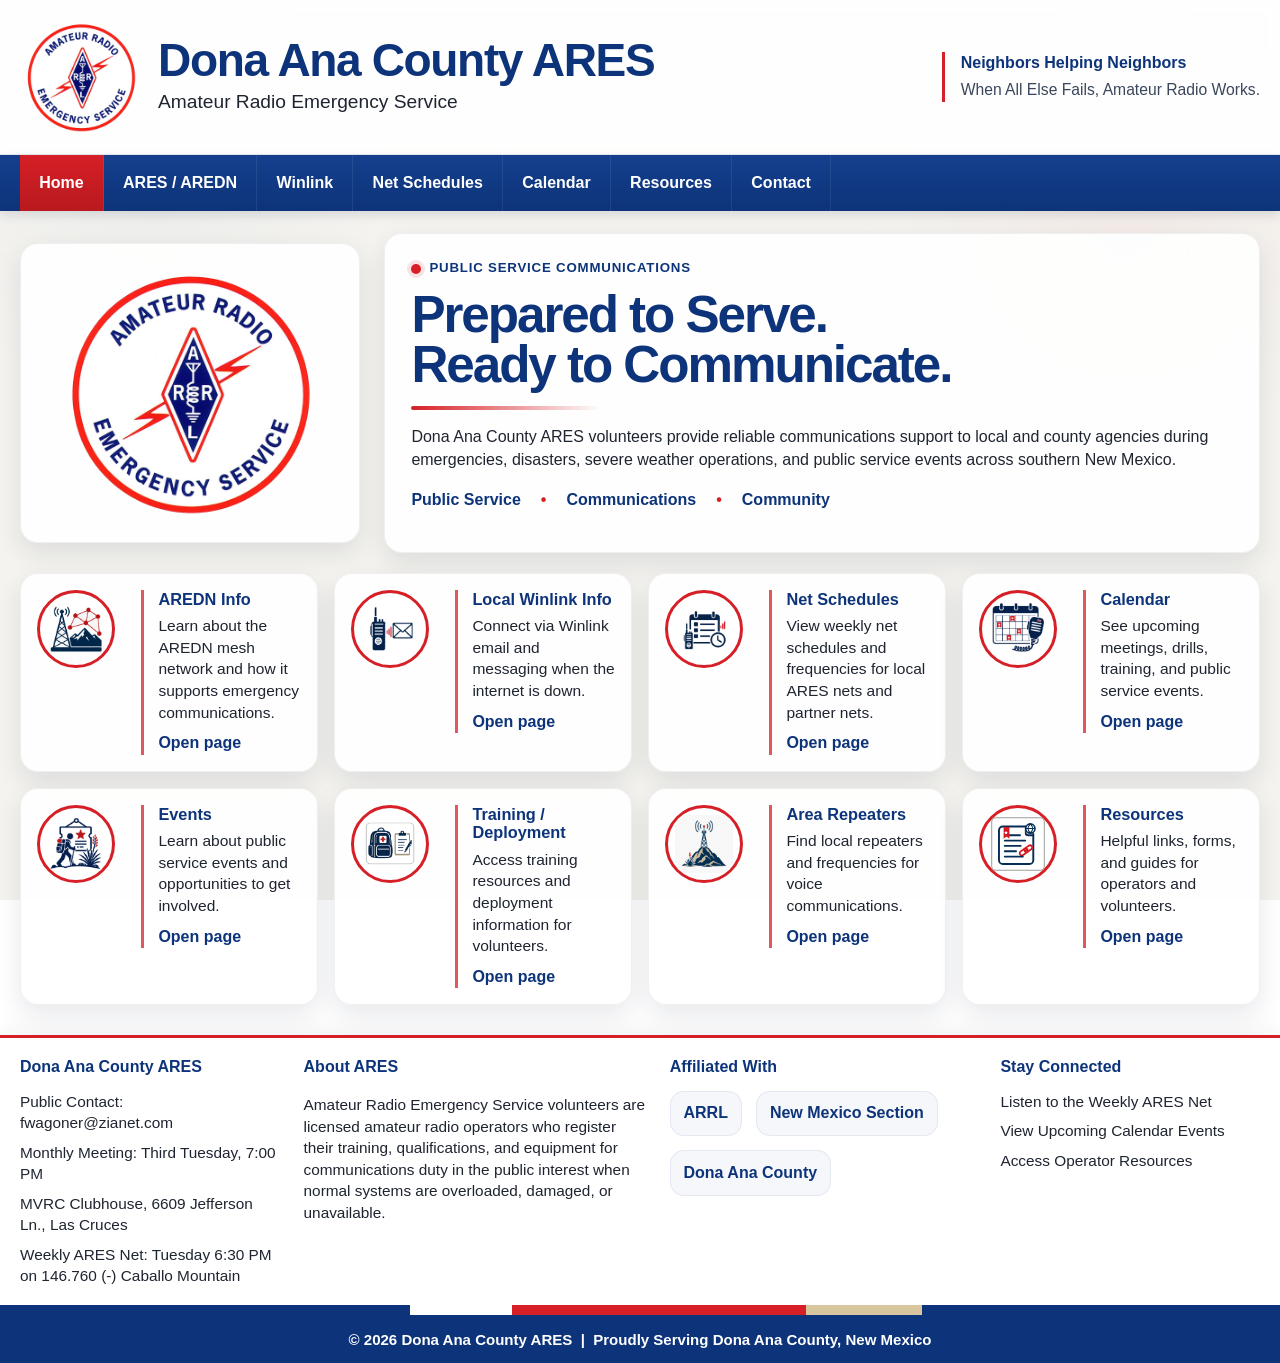
<file: index.html>
<!DOCTYPE html>
<html lang="en">
<head>
  <meta charset="UTF-8" />
  <meta name="viewport" content="width=device-width, initial-scale=1.0" />
  <title>Dona Ana County ARES</title>
  <meta name="description" content="Dona Ana County Amateur Radio Emergency Service — public service communications support, training, nets, and emergency communications resources." />
  <link rel="icon" type="image/png" href="assets/favicon.png" />
  <style>
    :root {
      --navy: #0d347a;
      --navy-2: #153f8d;
      --red: #d61f26;
      --red-dark: #b8191f;
      --ink: #1e2430;
      --ink-soft: #39465b;
      --paper: #f4f3ef;
      --panel: rgba(255,255,255,0.9);
      --line: rgba(13, 52, 122, 0.14);
      --shadow: 0 10px 26px rgba(16, 30, 56, 0.10);
      --radius: 18px;
      --max: 1240px;
    }

    * { box-sizing: border-box; }

    html { scroll-behavior: smooth; }

    body {
      margin: 0;
      font-family: Arial, Helvetica, sans-serif;
      color: var(--ink);
      background:
        radial-gradient(circle at 12% 20%, rgba(13,52,122,0.03), transparent 18%),
        radial-gradient(circle at 88% 25%, rgba(214,31,38,0.035), transparent 18%),
        linear-gradient(rgba(244,243,239,0.94), rgba(244,243,239,0.94)),
        url("assets/weather-chart-bg.svg");
      background-size: auto, auto, auto, cover;
      background-attachment: fixed;
      line-height: 1.4;
    }

    img { max-width: 100%; display: block; }

    a {
      color: var(--navy);
      text-decoration: none;
    }

    a:hover { text-decoration: underline; }

    .container {
      width: min(var(--max), calc(100% - 2rem));
      margin: 0 auto;
    }

    .topbar {
      background: rgba(255,255,255,0.92);
      border-bottom: 1px solid rgba(13, 52, 122, 0.10);
      backdrop-filter: blur(6px);
    }

    .topbar-inner {
      display: grid;
      grid-template-columns: 1.2fr .8fr;
      gap: 1rem;
      align-items: center;
      padding: 1rem 0;
    }

    .brand {
      display: grid;
      grid-template-columns: 122px 1fr;
      gap: 1rem;
      align-items: center;
    }

    .brand-logo {
      width: 122px;
      aspect-ratio: 1;
      object-fit: contain;
    }

    .brand-copy h1 {
      margin: 0;
      color: var(--navy);
      font-size: clamp(2rem, 3.6vw, 3.8rem);
      line-height: 0.98;
      font-weight: 800;
      letter-spacing: -0.03em;
    }

    .brand-copy p {
      margin: 0.35rem 0 0;
      color: var(--ink);
      font-size: clamp(1rem, 1.5vw, 1.6rem);
    }

    .tagline {
      justify-self: end;
      max-width: 420px;
      border-left: 3px solid var(--red);
      padding-left: 1rem;
      text-align: left;
    }

    .tagline strong {
      display: block;
      color: var(--navy);
      font-size: 1rem;
      margin-bottom: 0.3rem;
    }

    .tagline span {
      color: var(--ink-soft);
      font-size: 0.98rem;
    }

    .nav-wrap {
      background: linear-gradient(180deg, var(--navy-2), var(--navy));
      box-shadow: 0 4px 10px rgba(14, 29, 57, 0.12);
      position: sticky;
      top: 0;
      z-index: 20;
    }

    .nav {
      display: flex;
      align-items: stretch;
      gap: 0;
      min-height: 56px;
      overflow-x: auto;
      scrollbar-width: none;
    }

    .nav::-webkit-scrollbar { display: none; }

    .nav a {
      color: #fff;
      display: inline-flex;
      align-items: center;
      justify-content: center;
      min-height: 56px;
      padding: 0 1.2rem;
      font-weight: 700;
      white-space: nowrap;
      border-right: 1px solid rgba(255,255,255,0.08);
      transition: background-color .15s ease;
    }

    .nav a:hover { text-decoration: none; background: rgba(255,255,255,0.08); }

    .nav a.active {
      background: linear-gradient(180deg, var(--red), var(--red-dark));
    }

    .hero {
      padding: 1.35rem 0 1.25rem;
    }

    .hero-shell {
      display: grid;
      grid-template-columns: 340px 1fr;
      gap: 1.5rem;
      align-items: center;
    }

    .hero-logo-card,
    .hero-copy,
    .card,
    .footer-panel {
      background: var(--panel);
      border: 1px solid rgba(0,0,0,0.06);
      box-shadow: var(--shadow);
      border-radius: var(--radius);
    }

    .hero-logo-card {
      padding: 1rem;
      display: flex;
      align-items: center;
      justify-content: center;
      min-height: 280px;
    }

    .hero-logo-card img {
      width: min(100%, 270px);
      object-fit: contain;
    }

    .hero-copy {
      padding: 1.5rem 1.65rem;
    }

    .eyebrow {
      display: inline-flex;
      gap: .5rem;
      align-items: center;
      color: var(--navy);
      font-weight: 800;
      text-transform: uppercase;
      letter-spacing: .06em;
      font-size: .83rem;
      margin-bottom: .75rem;
    }

    .eyebrow::before {
      content: "";
      width: 10px;
      height: 10px;
      background: var(--red);
      border-radius: 999px;
      box-shadow: 0 0 0 4px rgba(214,31,38,0.12);
    }

    .hero-copy h2 {
      margin: 0;
      color: var(--navy);
      font-size: clamp(2rem, 4vw, 4.25rem);
      line-height: 0.98;
      letter-spacing: -0.04em;
      font-weight: 800;
    }

    .hero-rule {
      width: 190px;
      height: 4px;
      margin: 1rem 0 1rem;
      background: linear-gradient(90deg, var(--red), rgba(214,31,38,0));
      border-radius: 999px;
    }

    .hero-copy p {
      margin: 0;
      font-size: clamp(1rem, 1.25vw, 1.28rem);
      color: var(--ink);
      max-width: 900px;
    }

    .hero-points {
      display: flex;
      flex-wrap: wrap;
      gap: .75rem 1.25rem;
      margin-top: 1.15rem;
      padding: 0;
      list-style: none;
      font-weight: 700;
      color: var(--navy);
    }

    .hero-points li::after {
      content: "•";
      margin-left: 1.25rem;
      color: var(--red);
    }

    .hero-points li:last-child::after { display: none; }

    .section {
      padding: 0 0 1.35rem;
    }

    .cards-grid {
      display: grid;
      grid-template-columns: repeat(4, minmax(0, 1fr));
      gap: 1rem;
    }

    .card {
      display: grid;
      grid-template-columns: 88px 1fr;
      gap: 1rem;
      padding: 1rem;
      min-height: 130px;
      align-items: start;
    }

    .icon-badge {
      width: 78px;
      height: 78px;
      border-radius: 50%;
      border: 3px solid var(--red);
      display: grid;
      place-items: center;
      background: #fff;
      color: var(--navy);
      flex: 0 0 auto;
      overflow: hidden;
    }

    .icon-badge img {
      width: 58px;
      height: 58px;
      object-fit: contain;
    }

    .card-copy {
      border-left: 3px solid rgba(214,31,38,0.75);
      padding-left: 0.9rem;
    }

    .card-copy h3 {
      margin: 0 0 .4rem;
      color: var(--navy);
      font-size: 1.02rem;
      line-height: 1.15;
    }

    .card-copy p {
      margin: 0;
      color: var(--ink);
      font-size: .97rem;
    }

    .card-link {
      display: inline-block;
      margin-top: .55rem;
      font-weight: 700;
      color: var(--navy);
    }

    .site-footer {
      margin-top: .5rem;
      border-top: 3px solid var(--red);
      background: rgba(255,255,255,0.93);
      box-shadow: 0 -6px 20px rgba(16, 30, 56, 0.05);
    }

    .footer-grid {
      display: grid;
      grid-template-columns: 1.1fr 1.45fr 1.3fr 1.1fr;
      gap: 1.5rem;
      padding: 1.15rem 0;
    }

    .footer-panel {
      padding: 0;
      background: transparent;
      border: none;
      box-shadow: none;
      border-radius: 0;
    }

    .footer-panel h4 {
      margin: 0 0 .75rem;
      color: var(--navy);
      font-size: 1rem;
    }

    .footer-panel p,
    .footer-panel li,
    .footer-panel a {
      color: var(--ink);
      font-size: .96rem;
    }

    .footer-panel ul {
      list-style: none;
      padding: 0;
      margin: 0;
    }

    .footer-panel li + li { margin-top: .5rem; }

    .affiliates {
      display: flex;
      gap: .9rem;
      align-items: center;
      flex-wrap: wrap;
    }

    .affiliate-box {
      padding: .65rem .8rem;
      background: rgba(13,52,122,0.04);
      border: 1px solid rgba(13,52,122,0.08);
      border-radius: 14px;
      font-weight: 800;
      color: var(--navy);
    }

    .footer-bottom {
      background: var(--navy);
      color: #fff;
      text-align: center;
      padding: .85rem 1rem;
      font-size: .94rem;
      font-weight: 700;
    }

    .stripe-bar {
      height: 10px;
      background:
        linear-gradient(90deg,
          var(--navy) 0 32%,
          #ffffff 32% 40%,
          var(--red) 40% 63%,
          #d8c69e 63% 72%,
          var(--navy) 72% 100%);
    }

    @media (max-width: 1100px) {
      .topbar-inner,
      .hero-shell,
      .footer-grid {
        grid-template-columns: 1fr;
      }

      .tagline {
        justify-self: start;
        max-width: unset;
      }

      .cards-grid {
        grid-template-columns: repeat(2, minmax(0, 1fr));
      }

      .hero-logo-card { min-height: unset; }
    }

    @media (max-width: 700px) {
      .brand {
        grid-template-columns: 92px 1fr;
      }

      .brand-logo { width: 92px; }

      .cards-grid {
        grid-template-columns: 1fr;
      }

      .card {
        grid-template-columns: 70px 1fr;
        gap: .85rem;
      }

      .icon-badge {
        width: 64px;
        height: 64px;
      }

      .icon-badge img {
        width: 46px;
        height: 46px;
      }

      .container {
        width: min(var(--max), calc(100% - 1rem));
      }
    }
  </style>
</head>
<body>
  <header class="topbar">
    <div class="container topbar-inner">
      <div class="brand">
        <img class="brand-logo" src="assets/ARES-ARRL-Logo-white4%20(transparent).png" alt="Amateur Radio Emergency Service logo" />
        <div class="brand-copy">
          <h1>Dona Ana County ARES</h1>
          <p>Amateur Radio Emergency Service</p>
        </div>
      </div>
      <div class="tagline">
        <strong>Neighbors Helping Neighbors</strong>
        <span>When All Else Fails, Amateur Radio Works.</span>
      </div>
    </div>
  </header>

  <div class="nav-wrap">
    <nav class="container nav" aria-label="Primary navigation">
      <a class="active" href="index.html">Home</a>
      <a href="pages/dac-aredn-info.html">ARES / AREDN</a>
      <a href="pages/local-winlink-info.html">Winlink</a>
      <a href="pages/net-schedules.html">Net Schedules</a>
      <a href="pages/calendar.html">Calendar</a>
      <a href="pages/resources.html">Resources</a>
      <a href="#contact">Contact</a>
    </nav>
  </div>

  <main>
    <section class="hero">
      <div class="container hero-shell">
        <div class="hero-logo-card">
          <img src="assets/ARES-ARRL-Logo-white4%20(transparent).png" alt="Amateur Radio Emergency Service emblem" />
        </div>

        <div class="hero-copy">
          <div class="eyebrow">Public Service Communications</div>
          <h2>Prepared to Serve.<br />Ready to Communicate.</h2>
          <div class="hero-rule"></div>
          <p>
            Dona Ana County ARES volunteers provide reliable communications support to local and county agencies
            during emergencies, disasters, severe weather operations, and public service events across southern New Mexico.
          </p>
          <ul class="hero-points">
            <li>Public Service</li>
            <li>Communications</li>
            <li>Community</li>
          </ul>
        </div>
      </div>
    </section>

    <section class="section" id="resources">
      <div class="container">
        <div class="cards-grid">
          <article class="card">
            <div class="icon-badge"><img src="assets/aredn-official-icon.svg" alt="AREDN icon" /></div>
            <div class="card-copy">
              <h3>AREDN Info</h3>
              <p>Learn about the AREDN mesh network and how it supports emergency communications.</p>
              <a class="card-link" href="pages/dac-aredn-info.html">Open page</a>
            </div>
          </article>

          <article class="card">
            <div class="icon-badge"><img src="assets/winlink-official-icon.svg" alt="Winlink icon" /></div>
            <div class="card-copy">
              <h3>Local Winlink Info</h3>
              <p>Connect via Winlink email and messaging when the internet is down.</p>
              <a class="card-link" href="pages/local-winlink-info.html">Open page</a>
            </div>
          </article>

          <article class="card">
            <div class="icon-badge"><img src="assets/net-schedules-official-icon.svg" alt="Net schedules icon" /></div>
            <div class="card-copy">
              <h3>Net Schedules</h3>
              <p>View weekly net schedules and frequencies for local ARES nets and partner nets.</p>
              <a class="card-link" href="pages/net-schedules.html">Open page</a>
            </div>
          </article>

          <article class="card">
            <div class="icon-badge"><img src="assets/calendar-official-icon.svg" alt="Calendar icon" /></div>
            <div class="card-copy">
              <h3>Calendar</h3>
              <p>See upcoming meetings, drills, training, and public service events.</p>
              <a class="card-link" href="pages/calendar.html">Open page</a>
            </div>
          </article>

          <article class="card">
            <div class="icon-badge"><img src="assets/events-official-icon.svg" alt="Events icon" /></div>
            <div class="card-copy">
              <h3>Events</h3>
              <p>Learn about public service events and opportunities to get involved.</p>
              <a class="card-link" href="pages/events.html">Open page</a>
            </div>
          </article>

          <article class="card">
            <div class="icon-badge"><img src="assets/training-official-icon.svg" alt="Training icon" /></div>
            <div class="card-copy">
              <h3>Training / Deployment</h3>
              <p>Access training resources and deployment information for volunteers.</p>
              <a class="card-link" href="pages/training-deployment.html">Open page</a>
            </div>
          </article>

          <article class="card">
            <div class="icon-badge"><img src="assets/repeaters-official-icon.svg" alt="Area repeaters icon" /></div>
            <div class="card-copy">
              <h3>Area Repeaters</h3>
              <p>Find local repeaters and frequencies for voice communications.</p>
              <a class="card-link" href="pages/area-repeaters.html">Open page</a>
            </div>
          </article>

          <article class="card">
            <div class="icon-badge"><img src="assets/resources-official-icon.svg" alt="Resources icon" /></div>
            <div class="card-copy">
              <h3>Resources</h3>
              <p>Helpful links, forms, and guides for operators and volunteers.</p>
              <a class="card-link" href="pages/resources.html">Open page</a>
            </div>
          </article>
        </div>
      </div>
    </section>
  </main>

  <footer class="site-footer" id="contact">
    <div class="container footer-grid">
      <section class="footer-panel">
        <h4>Dona Ana County ARES</h4>
        <ul>
          <li>Public Contact: <a href="mailto:fwagoner@zianet.com">fwagoner@zianet.com</a></li>
          <li>Monthly Meeting: Third Tuesday, 7:00 PM</li>
          <li>MVRC Clubhouse, 6609 Jefferson Ln., Las Cruces</li>
          <li>Weekly ARES Net: Tuesday 6:30 PM on 146.760 (-) Caballo Mountain</li>
        </ul>
      </section>

      <section class="footer-panel">
        <h4>About ARES</h4>
        <p>
          Amateur Radio Emergency Service volunteers are licensed amateur radio operators who register
          their training, qualifications, and equipment for communications duty in the public interest
          when normal systems are overloaded, damaged, or unavailable.
        </p>
      </section>

      <section class="footer-panel">
        <h4>Affiliated With</h4>
        <div class="affiliates">
          <div class="affiliate-box">ARRL</div>
          <div class="affiliate-box">New Mexico Section</div>
          <div class="affiliate-box">Dona Ana County</div>
        </div>
      </section>

      <section class="footer-panel">
        <h4>Stay Connected</h4>
        <ul>
          <li><a href="pages/net-schedules.html">Listen to the Weekly ARES Net</a></li>
          <li><a href="pages/calendar.html">View Upcoming Calendar Events</a></li>
          <li><a href="pages/resources.html">Access Operator Resources</a></li>
        </ul>
      </section>
    </div>

    <div class="stripe-bar"></div>
    <div class="footer-bottom">© 2026 Dona Ana County ARES &nbsp;|&nbsp; Proudly Serving Dona Ana County, New Mexico</div>
  </footer>
</body>
</html>
</file>
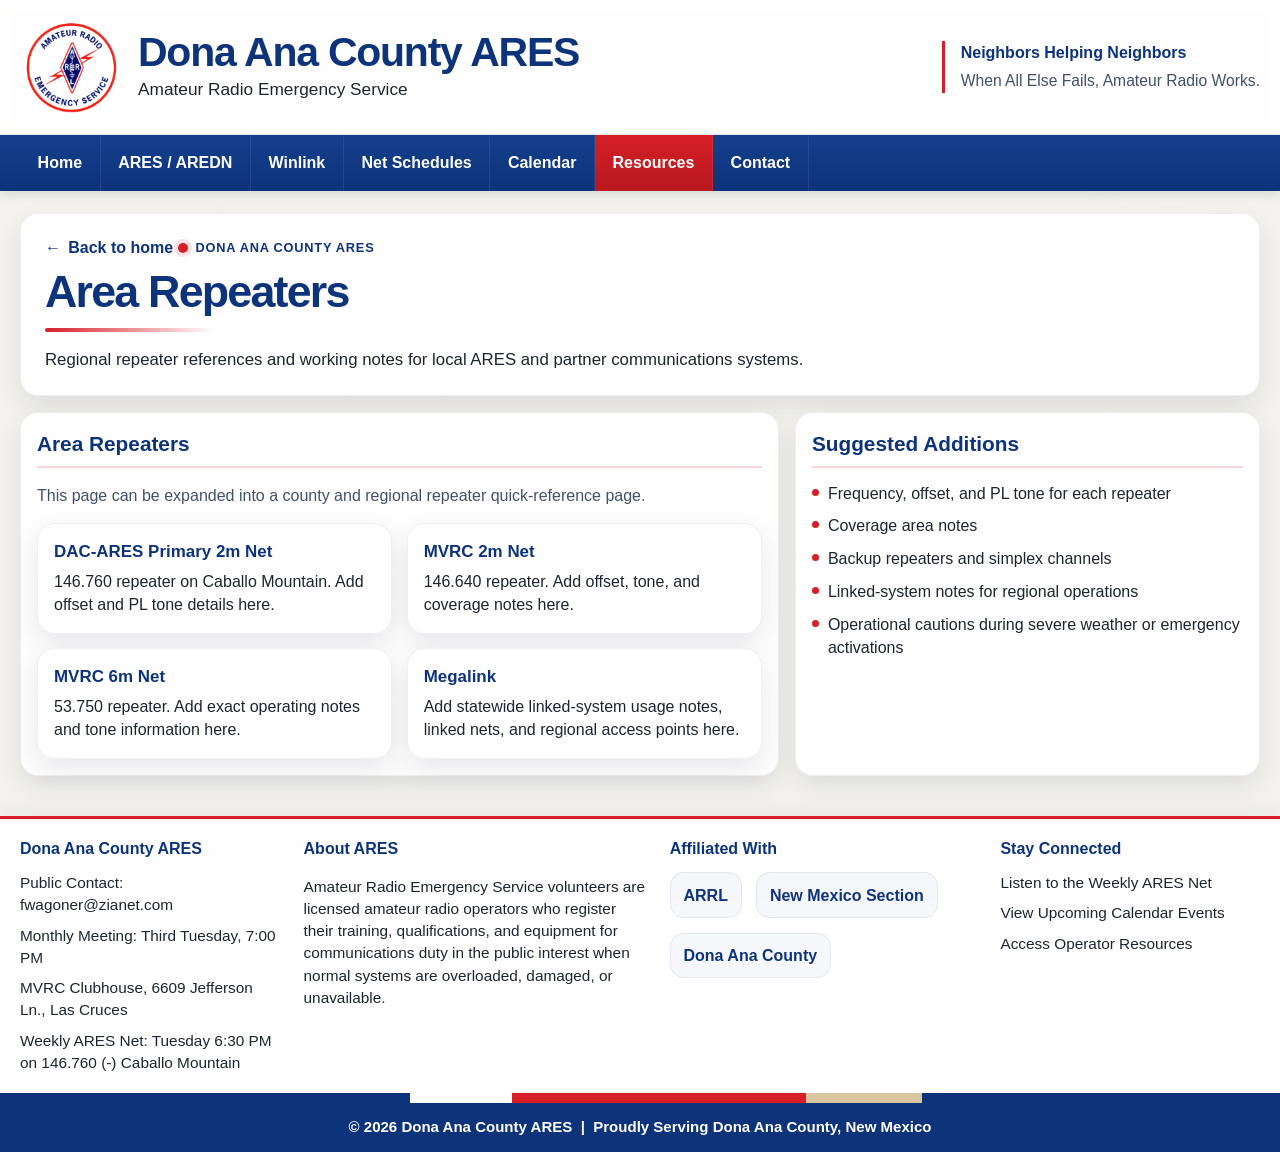
<file: pages/area-repeaters.html>
<!DOCTYPE html>
<html lang="en">
<head>
<meta charset="UTF-8" />
<meta name="viewport" content="width=device-width, initial-scale=1.0" />
<title>Area Repeaters | Dona Ana County ARES</title>
<link rel="icon" type="image/png" href="../assets/favicon.png" />
<style>
:root {
  --navy: #0d347a;
  --navy-2: #153f8d;
  --red: #d61f26;
  --red-dark: #b8191f;
  --ink: #1e2430;
  --ink-soft: #42506a;
  --paper: #f4f3ef;
  --panel: rgba(255,255,255,0.92);
  --line: rgba(13, 52, 122, 0.14);
  --shadow: 0 10px 26px rgba(16, 30, 56, 0.10);
  --radius: 18px;
  --max: 1240px;
}
* { box-sizing: border-box; }
html { scroll-behavior: smooth; }
body {
  margin: 0;
  font-family: Arial, Helvetica, sans-serif;
  color: var(--ink);
  background:
    linear-gradient(rgba(244,243,239,0.94), rgba(244,243,239,0.94)),
    url("../assets/weather-chart-bg.svg");
  background-size: auto, cover;
  background-attachment: fixed;
  line-height: 1.45;
}
img { max-width: 100%; display: block; }
a { color: var(--navy); text-decoration: none; }
a:hover { text-decoration: underline; }
.container { width: min(var(--max), calc(100% - 2rem)); margin: 0 auto; }

.topbar {
  background: rgba(255,255,255,0.92);
  border-bottom: 1px solid rgba(13, 52, 122, 0.10);
  backdrop-filter: blur(6px);
}
.topbar-inner {
  display: grid;
  grid-template-columns: 1.2fr .8fr;
  gap: 1rem;
  align-items: center;
  padding: 1rem 0;
}
.brand {
  display: grid;
  grid-template-columns: 102px 1fr;
  gap: 1rem;
  align-items: center;
}
.brand-logo { width: 102px; aspect-ratio: 1; object-fit: contain; }
.brand-copy h1 {
  margin: 0;
  color: var(--navy);
  font-size: clamp(1.9rem, 3.2vw, 3.3rem);
  line-height: 0.98;
  font-weight: 800;
  letter-spacing: -0.03em;
}
.brand-copy p {
  margin: 0.35rem 0 0;
  color: var(--ink);
  font-size: clamp(1rem, 1.35vw, 1.35rem);
}
.tagline {
  justify-self: end;
  max-width: 420px;
  border-left: 3px solid var(--red);
  padding-left: 1rem;
  text-align: left;
}
.tagline strong {
  display: block;
  color: var(--navy);
  font-size: 1rem;
  margin-bottom: 0.3rem;
}
.tagline span { color: var(--ink-soft); font-size: 0.98rem; }

.nav-wrap {
  background: linear-gradient(180deg, var(--navy-2), var(--navy));
  box-shadow: 0 4px 10px rgba(14, 29, 57, 0.12);
  position: sticky;
  top: 0;
  z-index: 20;
}
.nav {
  display: flex;
  align-items: stretch;
  gap: 0;
  min-height: 56px;
  overflow-x: auto;
  scrollbar-width: none;
}
.nav::-webkit-scrollbar { display: none; }
.nav a {
  color: #fff;
  display: inline-flex;
  align-items: center;
  justify-content: center;
  min-height: 56px;
  padding: 0 1.1rem;
  font-weight: 700;
  white-space: nowrap;
  border-right: 1px solid rgba(255,255,255,0.08);
  transition: background-color .15s ease;
}
.nav a:hover { text-decoration: none; background: rgba(255,255,255,0.08); }
.nav a.active { background: linear-gradient(180deg, var(--red), var(--red-dark)); }

.page-main { padding: 1.35rem 0 2rem; }
.hero-panel, .content-panel, .card, .mini-card {
  background: var(--panel);
  border: 1px solid rgba(0,0,0,0.06);
  box-shadow: var(--shadow);
  border-radius: var(--radius);
}
.hero-panel { padding: 1.4rem 1.5rem; margin-bottom: 1rem; }
.back-link {
  display: inline-flex; align-items: center; gap: .45rem;
  color: var(--navy); font-weight: 700; margin-bottom: .65rem;
}
.back-link::before { content:"←"; }
.eyebrow {
  display: inline-flex; gap: .5rem; align-items: center; color: var(--navy);
  font-weight: 800; text-transform: uppercase; letter-spacing: .06em;
  font-size: .8rem; margin-bottom: .75rem;
}
.eyebrow::before {
  content: ""; width: 10px; height: 10px; background: var(--red);
  border-radius: 999px; box-shadow: 0 0 0 4px rgba(214,31,38,0.12);
}
.hero-panel h2 {
  margin: 0; color: var(--navy); font-size: clamp(1.8rem, 3.5vw, 3.3rem);
  line-height: 0.98; letter-spacing: -0.04em; font-weight: 800;
}
.hero-rule {
  width: 170px; height: 4px; margin: .9rem 0 1rem;
  background: linear-gradient(90deg, var(--red), rgba(214,31,38,0));
  border-radius: 999px;
}
.hero-panel p { margin: 0; font-size: 1.05rem; color: var(--ink); max-width: 980px; }

.content-grid {
  display: grid;
  grid-template-columns: 1.55fr .95fr;
  gap: 1rem;
}
.content-panel { padding: 1rem; }
.panel-title {
  margin: 0 0 .85rem; color: var(--navy); font-size: 1.3rem;
  border-bottom: 2px solid rgba(214,31,38,.18); padding-bottom: .45rem;
}
.subtle { color: var(--ink-soft); }

.card-grid {
  display: grid;
  grid-template-columns: repeat(2, minmax(0,1fr));
  gap: .9rem;
}
.card, .mini-card { padding: 1rem; }
.card h3, .mini-card h3 { margin: 0 0 .35rem; color: var(--navy); font-size: 1.06rem; }
.card p, .mini-card p { margin: 0; }
.info-list { list-style: none; padding: 0; margin: 0; }
.info-list li {
  padding-left: 1rem; position: relative; margin: .6rem 0; color: var(--ink);
}
.info-list li::before {
  content: ""; position: absolute; left: 0; top: .45rem; width: 7px; height: 7px;
  background: var(--red); border-radius: 999px;
}
.note-box {
  border-left: 4px solid var(--red);
  background: rgba(13,52,122,0.04);
  padding: .9rem 1rem;
  border-radius: 12px;
  margin-top: .9rem;
}
.data-table { width: 100%; border-collapse: collapse; }
.data-table th, .data-table td {
  padding: .75rem .65rem; text-align: left; border-bottom: 1px solid var(--line); vertical-align: top;
}
.data-table th {
  color: var(--navy); font-size: .92rem; text-transform: uppercase; letter-spacing: .03em;
}
.kv {
  display: grid; grid-template-columns: 150px 1fr; gap: .4rem .9rem;
}
.kv dt { font-weight: 800; color: var(--navy); }
.kv dd { margin: 0; }

.badge-links { display:flex; flex-wrap:wrap; gap:.65rem; margin-top:.9rem; }
.badge-links a {
  display:inline-flex; padding:.55rem .8rem; border:1px solid rgba(13,52,122,.12);
  border-radius:999px; background:#fff; font-weight:700; color:var(--navy);
}
.embed-frame {
  width: 100%; min-height: 620px; border: 0; border-radius: 14px; background: #fff;
}
.site-footer {
  margin-top: .5rem; border-top: 3px solid var(--red); background: rgba(255,255,255,0.93);
  box-shadow: 0 -6px 20px rgba(16, 30, 56, 0.05);
}
.footer-grid {
  display: grid; grid-template-columns: 1.1fr 1.45fr 1.3fr 1.1fr; gap: 1.5rem; padding: 1.15rem 0;
}
.footer-panel h4 { margin: 0 0 .75rem; color: var(--navy); font-size: 1rem; }
.footer-panel p, .footer-panel li, .footer-panel a { color: var(--ink); font-size: .96rem; }
.footer-panel ul { list-style:none; padding:0; margin:0; }
.footer-panel li+li { margin-top:.5rem; }
.affiliates { display:flex; gap:.9rem; align-items:center; flex-wrap:wrap; }
.affiliate-box {
  padding:.65rem .8rem; background: rgba(13,52,122,0.04);
  border:1px solid rgba(13,52,122,0.08); border-radius:14px; font-weight:800; color:var(--navy);
}
.footer-bottom {
  background: var(--navy); color:#fff; text-align:center; padding:.85rem 1rem; font-size:.94rem; font-weight:700;
}
.stripe-bar {
  height: 10px;
  background: linear-gradient(90deg, var(--navy) 0 32%, #ffffff 32% 40%, var(--red) 40% 63%, #d8c69e 63% 72%, var(--navy) 72% 100%);
}
@media (max-width: 1100px) {
  .topbar-inner, .content-grid, .footer-grid { grid-template-columns: 1fr; }
  .tagline { justify-self: start; max-width: unset; }
}
@media (max-width: 760px) {
  .brand { grid-template-columns: 84px 1fr; }
  .brand-logo { width: 84px; }
  .card-grid { grid-template-columns: 1fr; }
  .container { width: min(var(--max), calc(100% - 1rem)); }
  .kv { grid-template-columns: 1fr; }
}
</style>
</head>
<body>
<header class="topbar">
  <div class="container topbar-inner">
    <div class="brand">
      <img class="brand-logo" src="../assets/ARES-ARRL-Logo-white4%20(transparent).png" alt="Amateur Radio Emergency Service logo" />
      <div class="brand-copy">
        <h1>Dona Ana County ARES</h1>
        <p>Amateur Radio Emergency Service</p>
      </div>
    </div>
    <div class="tagline">
      <strong>Neighbors Helping Neighbors</strong>
      <span>When All Else Fails, Amateur Radio Works.</span>
    </div>
  </div>
</header>

<div class="nav-wrap">
  <nav class="container nav" aria-label="Primary navigation">
    <a href="../index.html">Home</a><a href="dac-aredn-info.html">ARES / AREDN</a><a href="local-winlink-info.html">Winlink</a><a href="net-schedules.html">Net Schedules</a><a href="calendar.html">Calendar</a><a class="active" href="resources.html">Resources</a><a href="../index.html#contact">Contact</a>
  </nav>
</div>

<main class="page-main">
  <div class="container">
    <section class="hero-panel">
      <a class="back-link" href="../index.html">Back to home</a>
      <div class="eyebrow">Dona Ana County ARES</div>
      <h2>Area Repeaters</h2>
      <div class="hero-rule"></div>
      <p>Regional repeater references and working notes for local ARES and partner communications systems.</p>
    </section>

    <section class="content-grid">
      <div class="content-panel">
        
<h3 class="panel-title">Area Repeaters</h3>
<p class="subtle">This page can be expanded into a county and regional repeater quick-reference page.</p>
<div class="card-grid">
  <article class="card"><h3>DAC-ARES Primary 2m Net</h3><p>146.760 repeater on Caballo Mountain. Add offset and PL tone details here.</p></article>
  <article class="card"><h3>MVRC 2m Net</h3><p>146.640 repeater. Add offset, tone, and coverage notes here.</p></article>
  <article class="card"><h3>MVRC 6m Net</h3><p>53.750 repeater. Add exact operating notes and tone information here.</p></article>
  <article class="card"><h3>Megalink</h3><p>Add statewide linked-system usage notes, linked nets, and regional access points here.</p></article>
</div>

      </div>
      <aside class="content-panel">
        
<h3 class="panel-title">Suggested Additions</h3>
<ul class="info-list">
  <li>Frequency, offset, and PL tone for each repeater</li>
  <li>Coverage area notes</li>
  <li>Backup repeaters and simplex channels</li>
  <li>Linked-system notes for regional operations</li>
  <li>Operational cautions during severe weather or emergency activations</li>
</ul>

      </aside>
    </section>
  </div>
</main>

<footer class="site-footer" id="contact">
  <div class="container footer-grid">
    <section class="footer-panel">
      <h4>Dona Ana County ARES</h4>
      <ul>
        <li>Public Contact: <a href="mailto:fwagoner@zianet.com">fwagoner@zianet.com</a></li>
        <li>Monthly Meeting: Third Tuesday, 7:00 PM</li>
        <li>MVRC Clubhouse, 6609 Jefferson Ln., Las Cruces</li>
        <li>Weekly ARES Net: Tuesday 6:30 PM on 146.760 (-) Caballo Mountain</li>
      </ul>
    </section>
    <section class="footer-panel">
      <h4>About ARES</h4>
      <p>
        Amateur Radio Emergency Service volunteers are licensed amateur radio operators who register
        their training, qualifications, and equipment for communications duty in the public interest
        when normal systems are overloaded, damaged, or unavailable.
      </p>
    </section>
    <section class="footer-panel">
      <h4>Affiliated With</h4>
      <div class="affiliates">
        <div class="affiliate-box">ARRL</div>
        <div class="affiliate-box">New Mexico Section</div>
        <div class="affiliate-box">Dona Ana County</div>
      </div>
    </section>
    <section class="footer-panel">
      <h4>Stay Connected</h4>
      <ul>
        <li><a href="net-schedules.html">Listen to the Weekly ARES Net</a></li>
        <li><a href="calendar.html">View Upcoming Calendar Events</a></li>
        <li><a href="resources.html">Access Operator Resources</a></li>
      </ul>
    </section>
  </div>
  <div class="stripe-bar"></div>
  <div class="footer-bottom">© 2026 Dona Ana County ARES &nbsp;|&nbsp; Proudly Serving Dona Ana County, New Mexico</div>
</footer>
</body>
</html>
</file>
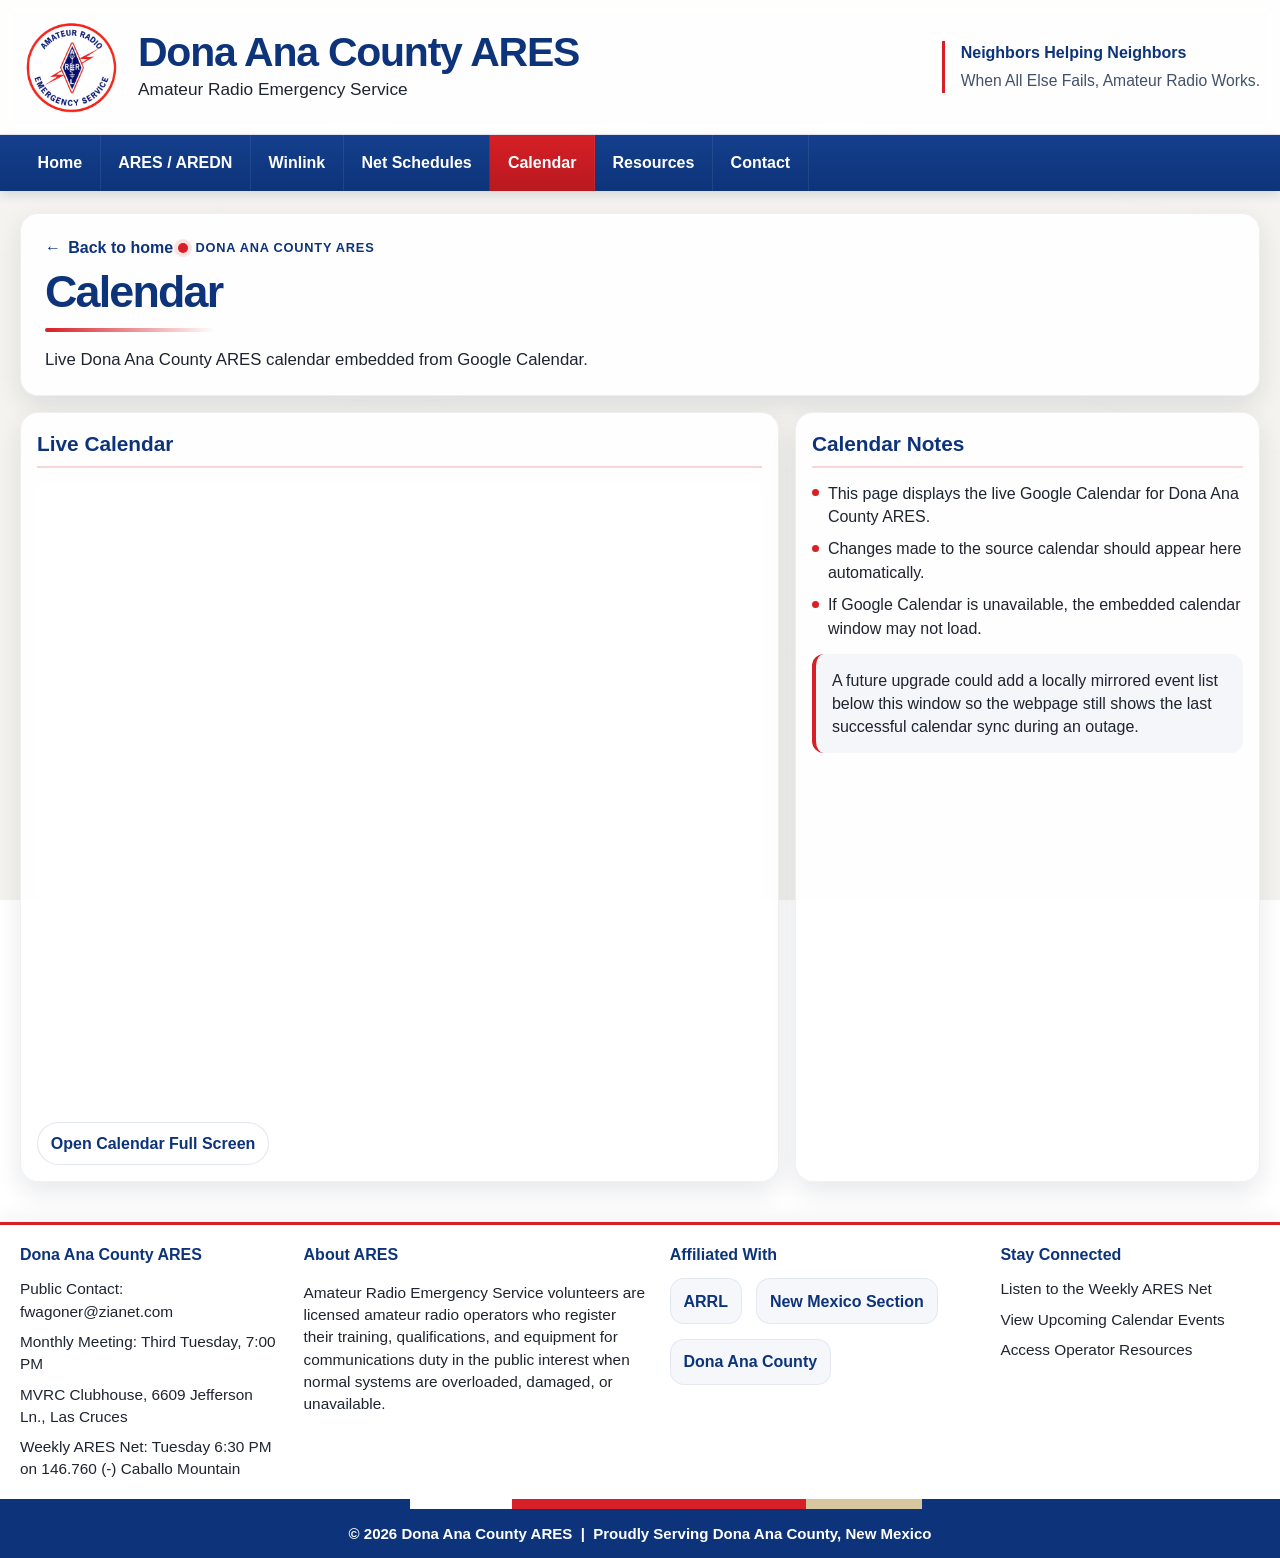
<file: pages/calendar.html>
<!DOCTYPE html>
<html lang="en">
<head>
<meta charset="UTF-8" />
<meta name="viewport" content="width=device-width, initial-scale=1.0" />
<title>Calendar | Dona Ana County ARES</title>
<link rel="icon" type="image/png" href="../assets/favicon.png" />
<style>
:root {
  --navy: #0d347a;
  --navy-2: #153f8d;
  --red: #d61f26;
  --red-dark: #b8191f;
  --ink: #1e2430;
  --ink-soft: #42506a;
  --paper: #f4f3ef;
  --panel: rgba(255,255,255,0.92);
  --line: rgba(13, 52, 122, 0.14);
  --shadow: 0 10px 26px rgba(16, 30, 56, 0.10);
  --radius: 18px;
  --max: 1240px;
}
* { box-sizing: border-box; }
html { scroll-behavior: smooth; }
body {
  margin: 0;
  font-family: Arial, Helvetica, sans-serif;
  color: var(--ink);
  background:
    linear-gradient(rgba(244,243,239,0.94), rgba(244,243,239,0.94)),
    url("../assets/weather-chart-bg.svg");
  background-size: auto, cover;
  background-attachment: fixed;
  line-height: 1.45;
}
img { max-width: 100%; display: block; }
a { color: var(--navy); text-decoration: none; }
a:hover { text-decoration: underline; }
.container { width: min(var(--max), calc(100% - 2rem)); margin: 0 auto; }

.topbar {
  background: rgba(255,255,255,0.92);
  border-bottom: 1px solid rgba(13, 52, 122, 0.10);
  backdrop-filter: blur(6px);
}
.topbar-inner {
  display: grid;
  grid-template-columns: 1.2fr .8fr;
  gap: 1rem;
  align-items: center;
  padding: 1rem 0;
}
.brand {
  display: grid;
  grid-template-columns: 102px 1fr;
  gap: 1rem;
  align-items: center;
}
.brand-logo { width: 102px; aspect-ratio: 1; object-fit: contain; }
.brand-copy h1 {
  margin: 0;
  color: var(--navy);
  font-size: clamp(1.9rem, 3.2vw, 3.3rem);
  line-height: 0.98;
  font-weight: 800;
  letter-spacing: -0.03em;
}
.brand-copy p {
  margin: 0.35rem 0 0;
  color: var(--ink);
  font-size: clamp(1rem, 1.35vw, 1.35rem);
}
.tagline {
  justify-self: end;
  max-width: 420px;
  border-left: 3px solid var(--red);
  padding-left: 1rem;
  text-align: left;
}
.tagline strong {
  display: block;
  color: var(--navy);
  font-size: 1rem;
  margin-bottom: 0.3rem;
}
.tagline span { color: var(--ink-soft); font-size: 0.98rem; }

.nav-wrap {
  background: linear-gradient(180deg, var(--navy-2), var(--navy));
  box-shadow: 0 4px 10px rgba(14, 29, 57, 0.12);
  position: sticky;
  top: 0;
  z-index: 20;
}
.nav {
  display: flex;
  align-items: stretch;
  gap: 0;
  min-height: 56px;
  overflow-x: auto;
  scrollbar-width: none;
}
.nav::-webkit-scrollbar { display: none; }
.nav a {
  color: #fff;
  display: inline-flex;
  align-items: center;
  justify-content: center;
  min-height: 56px;
  padding: 0 1.1rem;
  font-weight: 700;
  white-space: nowrap;
  border-right: 1px solid rgba(255,255,255,0.08);
  transition: background-color .15s ease;
}
.nav a:hover { text-decoration: none; background: rgba(255,255,255,0.08); }
.nav a.active { background: linear-gradient(180deg, var(--red), var(--red-dark)); }

.page-main { padding: 1.35rem 0 2rem; }
.hero-panel, .content-panel, .card, .mini-card {
  background: var(--panel);
  border: 1px solid rgba(0,0,0,0.06);
  box-shadow: var(--shadow);
  border-radius: var(--radius);
}
.hero-panel { padding: 1.4rem 1.5rem; margin-bottom: 1rem; }
.back-link {
  display: inline-flex; align-items: center; gap: .45rem;
  color: var(--navy); font-weight: 700; margin-bottom: .65rem;
}
.back-link::before { content:"←"; }
.eyebrow {
  display: inline-flex; gap: .5rem; align-items: center; color: var(--navy);
  font-weight: 800; text-transform: uppercase; letter-spacing: .06em;
  font-size: .8rem; margin-bottom: .75rem;
}
.eyebrow::before {
  content: ""; width: 10px; height: 10px; background: var(--red);
  border-radius: 999px; box-shadow: 0 0 0 4px rgba(214,31,38,0.12);
}
.hero-panel h2 {
  margin: 0; color: var(--navy); font-size: clamp(1.8rem, 3.5vw, 3.3rem);
  line-height: 0.98; letter-spacing: -0.04em; font-weight: 800;
}
.hero-rule {
  width: 170px; height: 4px; margin: .9rem 0 1rem;
  background: linear-gradient(90deg, var(--red), rgba(214,31,38,0));
  border-radius: 999px;
}
.hero-panel p { margin: 0; font-size: 1.05rem; color: var(--ink); max-width: 980px; }

.content-grid {
  display: grid;
  grid-template-columns: 1.55fr .95fr;
  gap: 1rem;
}
.content-panel { padding: 1rem; }
.panel-title {
  margin: 0 0 .85rem; color: var(--navy); font-size: 1.3rem;
  border-bottom: 2px solid rgba(214,31,38,.18); padding-bottom: .45rem;
}
.subtle { color: var(--ink-soft); }

.card-grid {
  display: grid;
  grid-template-columns: repeat(2, minmax(0,1fr));
  gap: .9rem;
}
.card, .mini-card { padding: 1rem; }
.card h3, .mini-card h3 { margin: 0 0 .35rem; color: var(--navy); font-size: 1.06rem; }
.card p, .mini-card p { margin: 0; }
.info-list { list-style: none; padding: 0; margin: 0; }
.info-list li {
  padding-left: 1rem; position: relative; margin: .6rem 0; color: var(--ink);
}
.info-list li::before {
  content: ""; position: absolute; left: 0; top: .45rem; width: 7px; height: 7px;
  background: var(--red); border-radius: 999px;
}
.note-box {
  border-left: 4px solid var(--red);
  background: rgba(13,52,122,0.04);
  padding: .9rem 1rem;
  border-radius: 12px;
  margin-top: .9rem;
}
.data-table { width: 100%; border-collapse: collapse; }
.data-table th, .data-table td {
  padding: .75rem .65rem; text-align: left; border-bottom: 1px solid var(--line); vertical-align: top;
}
.data-table th {
  color: var(--navy); font-size: .92rem; text-transform: uppercase; letter-spacing: .03em;
}
.kv {
  display: grid; grid-template-columns: 150px 1fr; gap: .4rem .9rem;
}
.kv dt { font-weight: 800; color: var(--navy); }
.kv dd { margin: 0; }

.badge-links { display:flex; flex-wrap:wrap; gap:.65rem; margin-top:.9rem; }
.badge-links a {
  display:inline-flex; padding:.55rem .8rem; border:1px solid rgba(13,52,122,.12);
  border-radius:999px; background:#fff; font-weight:700; color:var(--navy);
}
.embed-frame {
  width: 100%; min-height: 620px; border: 0; border-radius: 14px; background: #fff;
}
.site-footer {
  margin-top: .5rem; border-top: 3px solid var(--red); background: rgba(255,255,255,0.93);
  box-shadow: 0 -6px 20px rgba(16, 30, 56, 0.05);
}
.footer-grid {
  display: grid; grid-template-columns: 1.1fr 1.45fr 1.3fr 1.1fr; gap: 1.5rem; padding: 1.15rem 0;
}
.footer-panel h4 { margin: 0 0 .75rem; color: var(--navy); font-size: 1rem; }
.footer-panel p, .footer-panel li, .footer-panel a { color: var(--ink); font-size: .96rem; }
.footer-panel ul { list-style:none; padding:0; margin:0; }
.footer-panel li+li { margin-top:.5rem; }
.affiliates { display:flex; gap:.9rem; align-items:center; flex-wrap:wrap; }
.affiliate-box {
  padding:.65rem .8rem; background: rgba(13,52,122,0.04);
  border:1px solid rgba(13,52,122,0.08); border-radius:14px; font-weight:800; color:var(--navy);
}
.footer-bottom {
  background: var(--navy); color:#fff; text-align:center; padding:.85rem 1rem; font-size:.94rem; font-weight:700;
}
.stripe-bar {
  height: 10px;
  background: linear-gradient(90deg, var(--navy) 0 32%, #ffffff 32% 40%, var(--red) 40% 63%, #d8c69e 63% 72%, var(--navy) 72% 100%);
}
@media (max-width: 1100px) {
  .topbar-inner, .content-grid, .footer-grid { grid-template-columns: 1fr; }
  .tagline { justify-self: start; max-width: unset; }
}
@media (max-width: 760px) {
  .brand { grid-template-columns: 84px 1fr; }
  .brand-logo { width: 84px; }
  .card-grid { grid-template-columns: 1fr; }
  .container { width: min(var(--max), calc(100% - 1rem)); }
  .kv { grid-template-columns: 1fr; }
}
</style>
</head>
<body>
<header class="topbar">
  <div class="container topbar-inner">
    <div class="brand">
      <img class="brand-logo" src="../assets/ARES-ARRL-Logo-white4%20(transparent).png" alt="Amateur Radio Emergency Service logo" />
      <div class="brand-copy">
        <h1>Dona Ana County ARES</h1>
        <p>Amateur Radio Emergency Service</p>
      </div>
    </div>
    <div class="tagline">
      <strong>Neighbors Helping Neighbors</strong>
      <span>When All Else Fails, Amateur Radio Works.</span>
    </div>
  </div>
</header>

<div class="nav-wrap">
  <nav class="container nav" aria-label="Primary navigation">
    <a href="../index.html">Home</a><a href="dac-aredn-info.html">ARES / AREDN</a><a href="local-winlink-info.html">Winlink</a><a href="net-schedules.html">Net Schedules</a><a class="active" href="calendar.html">Calendar</a><a href="resources.html">Resources</a><a href="../index.html#contact">Contact</a>
  </nav>
</div>

<main class="page-main">
  <div class="container">
    <section class="hero-panel">
      <a class="back-link" href="../index.html">Back to home</a>
      <div class="eyebrow">Dona Ana County ARES</div>
      <h2>Calendar</h2>
      <div class="hero-rule"></div>
      <p>Live Dona Ana County ARES calendar embedded from Google Calendar.</p>
    </section>

    <section class="content-grid">
      <div class="content-panel">
        
<h3 class="panel-title">Live Calendar</h3>
<iframe class="embed-frame" src="https://calendar.google.com/calendar/embed?src=donaanaares%40gmail.com&ctz=America%2FDenver" title="Dona Ana County ARES Calendar" loading="lazy"></iframe>
<div class="badge-links">
  <a href="https://calendar.google.com/calendar/embed?src=donaanaares%40gmail.com&ctz=America%2FDenver" target="_blank" rel="noopener">Open Calendar Full Screen</a>
</div>

      </div>
      <aside class="content-panel">
        
<h3 class="panel-title">Calendar Notes</h3>
<ul class="info-list">
  <li>This page displays the live Google Calendar for Dona Ana County ARES.</li>
  <li>Changes made to the source calendar should appear here automatically.</li>
  <li>If Google Calendar is unavailable, the embedded calendar window may not load.</li>
</ul>
<div class="note-box">
  A future upgrade could add a locally mirrored event list below this window so the webpage still shows the last successful calendar sync during an outage.
</div>

      </aside>
    </section>
  </div>
</main>

<footer class="site-footer" id="contact">
  <div class="container footer-grid">
    <section class="footer-panel">
      <h4>Dona Ana County ARES</h4>
      <ul>
        <li>Public Contact: <a href="mailto:fwagoner@zianet.com">fwagoner@zianet.com</a></li>
        <li>Monthly Meeting: Third Tuesday, 7:00 PM</li>
        <li>MVRC Clubhouse, 6609 Jefferson Ln., Las Cruces</li>
        <li>Weekly ARES Net: Tuesday 6:30 PM on 146.760 (-) Caballo Mountain</li>
      </ul>
    </section>
    <section class="footer-panel">
      <h4>About ARES</h4>
      <p>
        Amateur Radio Emergency Service volunteers are licensed amateur radio operators who register
        their training, qualifications, and equipment for communications duty in the public interest
        when normal systems are overloaded, damaged, or unavailable.
      </p>
    </section>
    <section class="footer-panel">
      <h4>Affiliated With</h4>
      <div class="affiliates">
        <div class="affiliate-box">ARRL</div>
        <div class="affiliate-box">New Mexico Section</div>
        <div class="affiliate-box">Dona Ana County</div>
      </div>
    </section>
    <section class="footer-panel">
      <h4>Stay Connected</h4>
      <ul>
        <li><a href="net-schedules.html">Listen to the Weekly ARES Net</a></li>
        <li><a href="calendar.html">View Upcoming Calendar Events</a></li>
        <li><a href="resources.html">Access Operator Resources</a></li>
      </ul>
    </section>
  </div>
  <div class="stripe-bar"></div>
  <div class="footer-bottom">© 2026 Dona Ana County ARES &nbsp;|&nbsp; Proudly Serving Dona Ana County, New Mexico</div>
</footer>
</body>
</html>
</file>
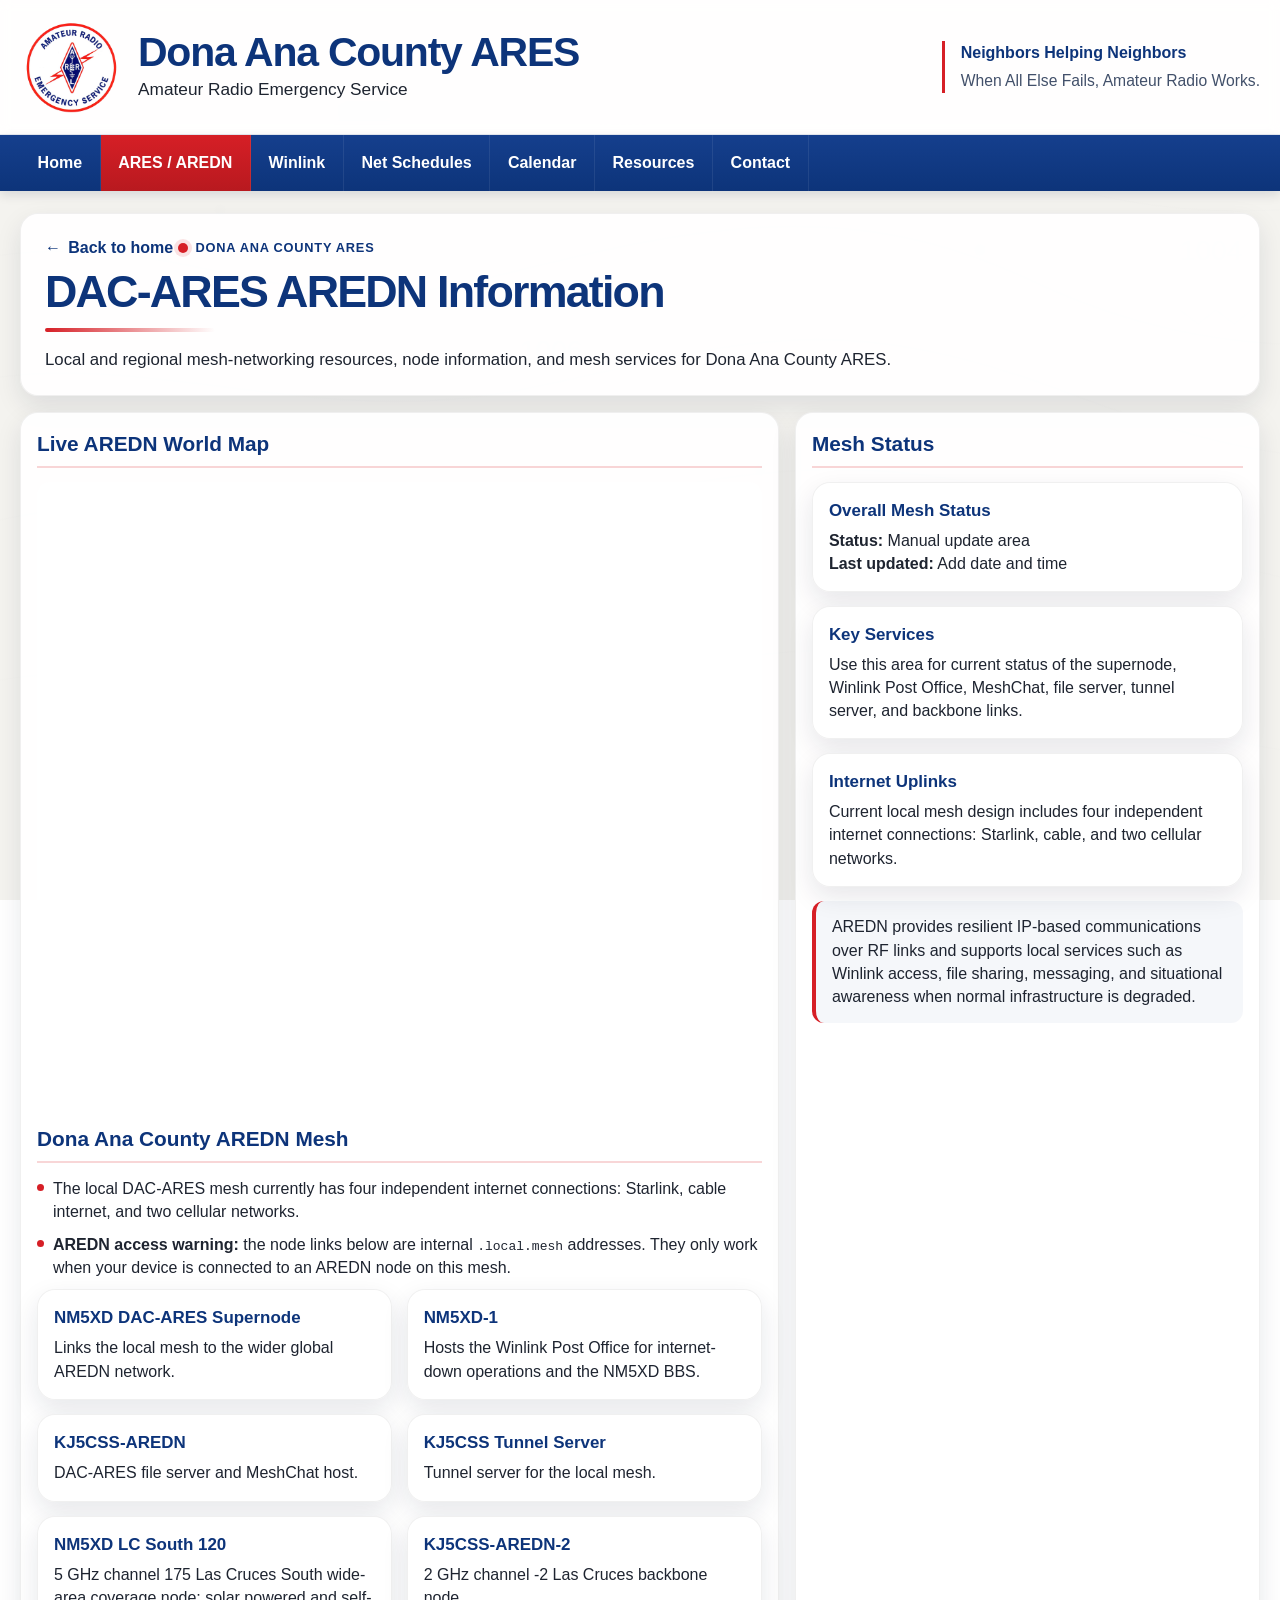
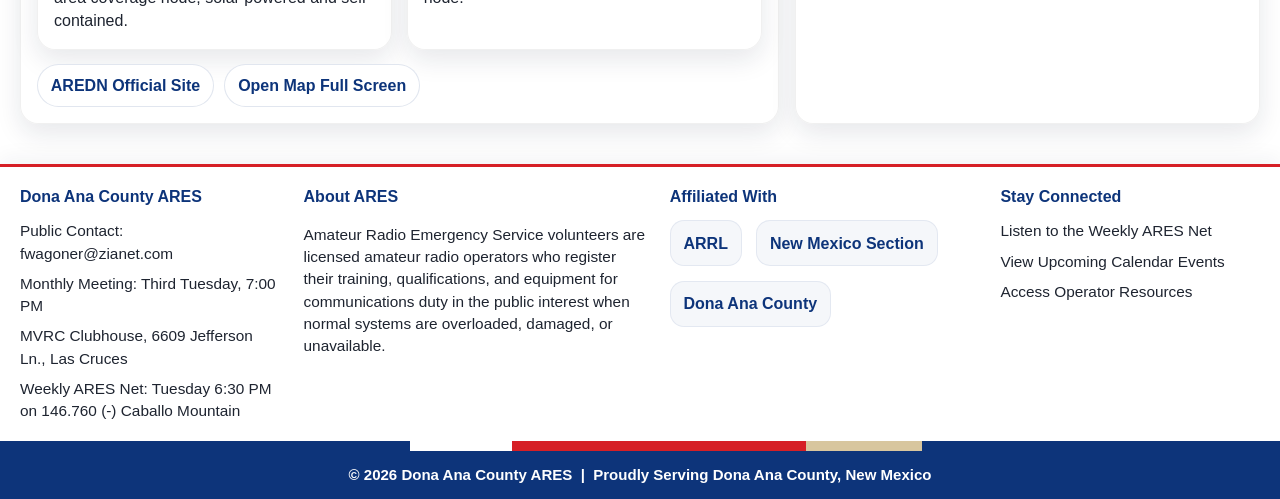
<file: pages/dac-aredn-info.html>
<!DOCTYPE html>
<html lang="en">
<head>
<meta charset="UTF-8" />
<meta name="viewport" content="width=device-width, initial-scale=1.0" />
<title>DAC-ARES AREDN Information | Dona Ana County ARES</title>
<link rel="icon" type="image/png" href="../assets/favicon.png" />
<style>
:root {
  --navy: #0d347a;
  --navy-2: #153f8d;
  --red: #d61f26;
  --red-dark: #b8191f;
  --ink: #1e2430;
  --ink-soft: #42506a;
  --paper: #f4f3ef;
  --panel: rgba(255,255,255,0.92);
  --line: rgba(13, 52, 122, 0.14);
  --shadow: 0 10px 26px rgba(16, 30, 56, 0.10);
  --radius: 18px;
  --max: 1240px;
}
* { box-sizing: border-box; }
html { scroll-behavior: smooth; }
body {
  margin: 0;
  font-family: Arial, Helvetica, sans-serif;
  color: var(--ink);
  background:
    linear-gradient(rgba(244,243,239,0.94), rgba(244,243,239,0.94)),
    url("../assets/weather-chart-bg.svg");
  background-size: auto, cover;
  background-attachment: fixed;
  line-height: 1.45;
}
img { max-width: 100%; display: block; }
a { color: var(--navy); text-decoration: none; }
a:hover { text-decoration: underline; }
.container { width: min(var(--max), calc(100% - 2rem)); margin: 0 auto; }

.topbar {
  background: rgba(255,255,255,0.92);
  border-bottom: 1px solid rgba(13, 52, 122, 0.10);
  backdrop-filter: blur(6px);
}
.topbar-inner {
  display: grid;
  grid-template-columns: 1.2fr .8fr;
  gap: 1rem;
  align-items: center;
  padding: 1rem 0;
}
.brand {
  display: grid;
  grid-template-columns: 102px 1fr;
  gap: 1rem;
  align-items: center;
}
.brand-logo { width: 102px; aspect-ratio: 1; object-fit: contain; }
.brand-copy h1 {
  margin: 0;
  color: var(--navy);
  font-size: clamp(1.9rem, 3.2vw, 3.3rem);
  line-height: 0.98;
  font-weight: 800;
  letter-spacing: -0.03em;
}
.brand-copy p {
  margin: 0.35rem 0 0;
  color: var(--ink);
  font-size: clamp(1rem, 1.35vw, 1.35rem);
}
.tagline {
  justify-self: end;
  max-width: 420px;
  border-left: 3px solid var(--red);
  padding-left: 1rem;
  text-align: left;
}
.tagline strong {
  display: block;
  color: var(--navy);
  font-size: 1rem;
  margin-bottom: 0.3rem;
}
.tagline span { color: var(--ink-soft); font-size: 0.98rem; }

.nav-wrap {
  background: linear-gradient(180deg, var(--navy-2), var(--navy));
  box-shadow: 0 4px 10px rgba(14, 29, 57, 0.12);
  position: sticky;
  top: 0;
  z-index: 20;
}
.nav {
  display: flex;
  align-items: stretch;
  gap: 0;
  min-height: 56px;
  overflow-x: auto;
  scrollbar-width: none;
}
.nav::-webkit-scrollbar { display: none; }
.nav a {
  color: #fff;
  display: inline-flex;
  align-items: center;
  justify-content: center;
  min-height: 56px;
  padding: 0 1.1rem;
  font-weight: 700;
  white-space: nowrap;
  border-right: 1px solid rgba(255,255,255,0.08);
  transition: background-color .15s ease;
}
.nav a:hover { text-decoration: none; background: rgba(255,255,255,0.08); }
.nav a.active { background: linear-gradient(180deg, var(--red), var(--red-dark)); }

.page-main { padding: 1.35rem 0 2rem; }
.hero-panel, .content-panel, .card, .mini-card {
  background: var(--panel);
  border: 1px solid rgba(0,0,0,0.06);
  box-shadow: var(--shadow);
  border-radius: var(--radius);
}
.hero-panel { padding: 1.4rem 1.5rem; margin-bottom: 1rem; }
.back-link {
  display: inline-flex; align-items: center; gap: .45rem;
  color: var(--navy); font-weight: 700; margin-bottom: .65rem;
}
.back-link::before { content:"←"; }
.eyebrow {
  display: inline-flex; gap: .5rem; align-items: center; color: var(--navy);
  font-weight: 800; text-transform: uppercase; letter-spacing: .06em;
  font-size: .8rem; margin-bottom: .75rem;
}
.eyebrow::before {
  content: ""; width: 10px; height: 10px; background: var(--red);
  border-radius: 999px; box-shadow: 0 0 0 4px rgba(214,31,38,0.12);
}
.hero-panel h2 {
  margin: 0; color: var(--navy); font-size: clamp(1.8rem, 3.5vw, 3.3rem);
  line-height: 0.98; letter-spacing: -0.04em; font-weight: 800;
}
.hero-rule {
  width: 170px; height: 4px; margin: .9rem 0 1rem;
  background: linear-gradient(90deg, var(--red), rgba(214,31,38,0));
  border-radius: 999px;
}
.hero-panel p { margin: 0; font-size: 1.05rem; color: var(--ink); max-width: 980px; }

.content-grid {
  display: grid;
  grid-template-columns: 1.55fr .95fr;
  gap: 1rem;
}
.content-panel { padding: 1rem; }
.panel-title {
  margin: 0 0 .85rem; color: var(--navy); font-size: 1.3rem;
  border-bottom: 2px solid rgba(214,31,38,.18); padding-bottom: .45rem;
}
.subtle { color: var(--ink-soft); }

.card-grid {
  display: grid;
  grid-template-columns: repeat(2, minmax(0,1fr));
  gap: .9rem;
}
.card, .mini-card { padding: 1rem; }
.card h3, .mini-card h3 { margin: 0 0 .35rem; color: var(--navy); font-size: 1.06rem; }
.card p, .mini-card p { margin: 0; }
.info-list { list-style: none; padding: 0; margin: 0; }
.info-list li {
  padding-left: 1rem; position: relative; margin: .6rem 0; color: var(--ink);
}
.info-list li::before {
  content: ""; position: absolute; left: 0; top: .45rem; width: 7px; height: 7px;
  background: var(--red); border-radius: 999px;
}
.note-box {
  border-left: 4px solid var(--red);
  background: rgba(13,52,122,0.04);
  padding: .9rem 1rem;
  border-radius: 12px;
  margin-top: .9rem;
}
.data-table { width: 100%; border-collapse: collapse; }
.data-table th, .data-table td {
  padding: .75rem .65rem; text-align: left; border-bottom: 1px solid var(--line); vertical-align: top;
}
.data-table th {
  color: var(--navy); font-size: .92rem; text-transform: uppercase; letter-spacing: .03em;
}
.kv {
  display: grid; grid-template-columns: 150px 1fr; gap: .4rem .9rem;
}
.kv dt { font-weight: 800; color: var(--navy); }
.kv dd { margin: 0; }

.badge-links { display:flex; flex-wrap:wrap; gap:.65rem; margin-top:.9rem; }
.badge-links a {
  display:inline-flex; padding:.55rem .8rem; border:1px solid rgba(13,52,122,.12);
  border-radius:999px; background:#fff; font-weight:700; color:var(--navy);
}
.embed-frame {
  width: 100%; min-height: 620px; border: 0; border-radius: 14px; background: #fff;
}
.site-footer {
  margin-top: .5rem; border-top: 3px solid var(--red); background: rgba(255,255,255,0.93);
  box-shadow: 0 -6px 20px rgba(16, 30, 56, 0.05);
}
.footer-grid {
  display: grid; grid-template-columns: 1.1fr 1.45fr 1.3fr 1.1fr; gap: 1.5rem; padding: 1.15rem 0;
}
.footer-panel h4 { margin: 0 0 .75rem; color: var(--navy); font-size: 1rem; }
.footer-panel p, .footer-panel li, .footer-panel a { color: var(--ink); font-size: .96rem; }
.footer-panel ul { list-style:none; padding:0; margin:0; }
.footer-panel li+li { margin-top:.5rem; }
.affiliates { display:flex; gap:.9rem; align-items:center; flex-wrap:wrap; }
.affiliate-box {
  padding:.65rem .8rem; background: rgba(13,52,122,0.04);
  border:1px solid rgba(13,52,122,0.08); border-radius:14px; font-weight:800; color:var(--navy);
}
.footer-bottom {
  background: var(--navy); color:#fff; text-align:center; padding:.85rem 1rem; font-size:.94rem; font-weight:700;
}
.stripe-bar {
  height: 10px;
  background: linear-gradient(90deg, var(--navy) 0 32%, #ffffff 32% 40%, var(--red) 40% 63%, #d8c69e 63% 72%, var(--navy) 72% 100%);
}
@media (max-width: 1100px) {
  .topbar-inner, .content-grid, .footer-grid { grid-template-columns: 1fr; }
  .tagline { justify-self: start; max-width: unset; }
}
@media (max-width: 760px) {
  .brand { grid-template-columns: 84px 1fr; }
  .brand-logo { width: 84px; }
  .card-grid { grid-template-columns: 1fr; }
  .container { width: min(var(--max), calc(100% - 1rem)); }
  .kv { grid-template-columns: 1fr; }
}
</style>
</head>
<body>
<header class="topbar">
  <div class="container topbar-inner">
    <div class="brand">
      <img class="brand-logo" src="../assets/ARES-ARRL-Logo-white4%20(transparent).png" alt="Amateur Radio Emergency Service logo" />
      <div class="brand-copy">
        <h1>Dona Ana County ARES</h1>
        <p>Amateur Radio Emergency Service</p>
      </div>
    </div>
    <div class="tagline">
      <strong>Neighbors Helping Neighbors</strong>
      <span>When All Else Fails, Amateur Radio Works.</span>
    </div>
  </div>
</header>

<div class="nav-wrap">
  <nav class="container nav" aria-label="Primary navigation">
    <a href="../index.html">Home</a><a class="active" href="dac-aredn-info.html">ARES / AREDN</a><a href="local-winlink-info.html">Winlink</a><a href="net-schedules.html">Net Schedules</a><a href="calendar.html">Calendar</a><a href="resources.html">Resources</a><a href="../index.html#contact">Contact</a>
  </nav>
</div>

<main class="page-main">
  <div class="container">
    <section class="hero-panel">
      <a class="back-link" href="../index.html">Back to home</a>
      <div class="eyebrow">Dona Ana County ARES</div>
      <h2>DAC-ARES AREDN Information</h2>
      <div class="hero-rule"></div>
      <p>Local and regional mesh-networking resources, node information, and mesh services for Dona Ana County ARES.</p>
    </section>

    <section class="content-grid">
      <div class="content-panel">
        
<h3 class="panel-title">Live AREDN World Map</h3>
<iframe class="embed-frame" src="https://worldmap.arednmesh.org/#10.5/32.3133/-106.7962" title="AREDN world map"></iframe>

<h3 class="panel-title" style="margin-top:1rem;">Dona Ana County AREDN Mesh</h3>
<ul class="info-list">
  <li>The local DAC-ARES mesh currently has four independent internet connections: Starlink, cable internet, and two cellular networks.</li>
  <li><strong>AREDN access warning:</strong> the node links below are internal <code>.local.mesh</code> addresses. They only work when your device is connected to an AREDN node on this mesh.</li>
</ul>

<div class="card-grid">
  <article class="card"><h3>NM5XD DAC-ARES Supernode</h3><p>Links the local mesh to the wider global AREDN network.</p></article>
  <article class="card"><h3>NM5XD-1</h3><p>Hosts the Winlink Post Office for internet-down operations and the NM5XD BBS.</p></article>
  <article class="card"><h3>KJ5CSS-AREDN</h3><p>DAC-ARES file server and MeshChat host.</p></article>
  <article class="card"><h3>KJ5CSS Tunnel Server</h3><p>Tunnel server for the local mesh.</p></article>
  <article class="card"><h3>NM5XD LC South 120</h3><p>5 GHz channel 175 Las Cruces South wide-area coverage node; solar powered and self-contained.</p></article>
  <article class="card"><h3>KJ5CSS-AREDN-2</h3><p>2 GHz channel -2 Las Cruces backbone node.</p></article>
</div>

<div class="badge-links">
  <a href="https://www.arednmesh.org/" target="_blank" rel="noopener">AREDN Official Site</a>
  <a href="https://worldmap.arednmesh.org/#10.5/32.3133/-106.7962" target="_blank" rel="noopener">Open Map Full Screen</a>
</div>

      </div>
      <aside class="content-panel">
        
<h3 class="panel-title">Mesh Status</h3>
<div class="mini-card">
  <h3>Overall Mesh Status</h3>
  <p><strong>Status:</strong> Manual update area<br><strong>Last updated:</strong> Add date and time</p>
</div>
<div class="mini-card" style="margin-top:.85rem;">
  <h3>Key Services</h3>
  <p>Use this area for current status of the supernode, Winlink Post Office, MeshChat, file server, tunnel server, and backbone links.</p>
</div>
<div class="mini-card" style="margin-top:.85rem;">
  <h3>Internet Uplinks</h3>
  <p>Current local mesh design includes four independent internet connections: Starlink, cable, and two cellular networks.</p>
</div>
<div class="note-box">
  AREDN provides resilient IP-based communications over RF links and supports local services such as Winlink access, file sharing, messaging, and situational awareness when normal infrastructure is degraded.
</div>

      </aside>
    </section>
  </div>
</main>

<footer class="site-footer" id="contact">
  <div class="container footer-grid">
    <section class="footer-panel">
      <h4>Dona Ana County ARES</h4>
      <ul>
        <li>Public Contact: <a href="mailto:fwagoner@zianet.com">fwagoner@zianet.com</a></li>
        <li>Monthly Meeting: Third Tuesday, 7:00 PM</li>
        <li>MVRC Clubhouse, 6609 Jefferson Ln., Las Cruces</li>
        <li>Weekly ARES Net: Tuesday 6:30 PM on 146.760 (-) Caballo Mountain</li>
      </ul>
    </section>
    <section class="footer-panel">
      <h4>About ARES</h4>
      <p>
        Amateur Radio Emergency Service volunteers are licensed amateur radio operators who register
        their training, qualifications, and equipment for communications duty in the public interest
        when normal systems are overloaded, damaged, or unavailable.
      </p>
    </section>
    <section class="footer-panel">
      <h4>Affiliated With</h4>
      <div class="affiliates">
        <div class="affiliate-box">ARRL</div>
        <div class="affiliate-box">New Mexico Section</div>
        <div class="affiliate-box">Dona Ana County</div>
      </div>
    </section>
    <section class="footer-panel">
      <h4>Stay Connected</h4>
      <ul>
        <li><a href="net-schedules.html">Listen to the Weekly ARES Net</a></li>
        <li><a href="calendar.html">View Upcoming Calendar Events</a></li>
        <li><a href="resources.html">Access Operator Resources</a></li>
      </ul>
    </section>
  </div>
  <div class="stripe-bar"></div>
  <div class="footer-bottom">© 2026 Dona Ana County ARES &nbsp;|&nbsp; Proudly Serving Dona Ana County, New Mexico</div>
</footer>
</body>
</html>
</file>
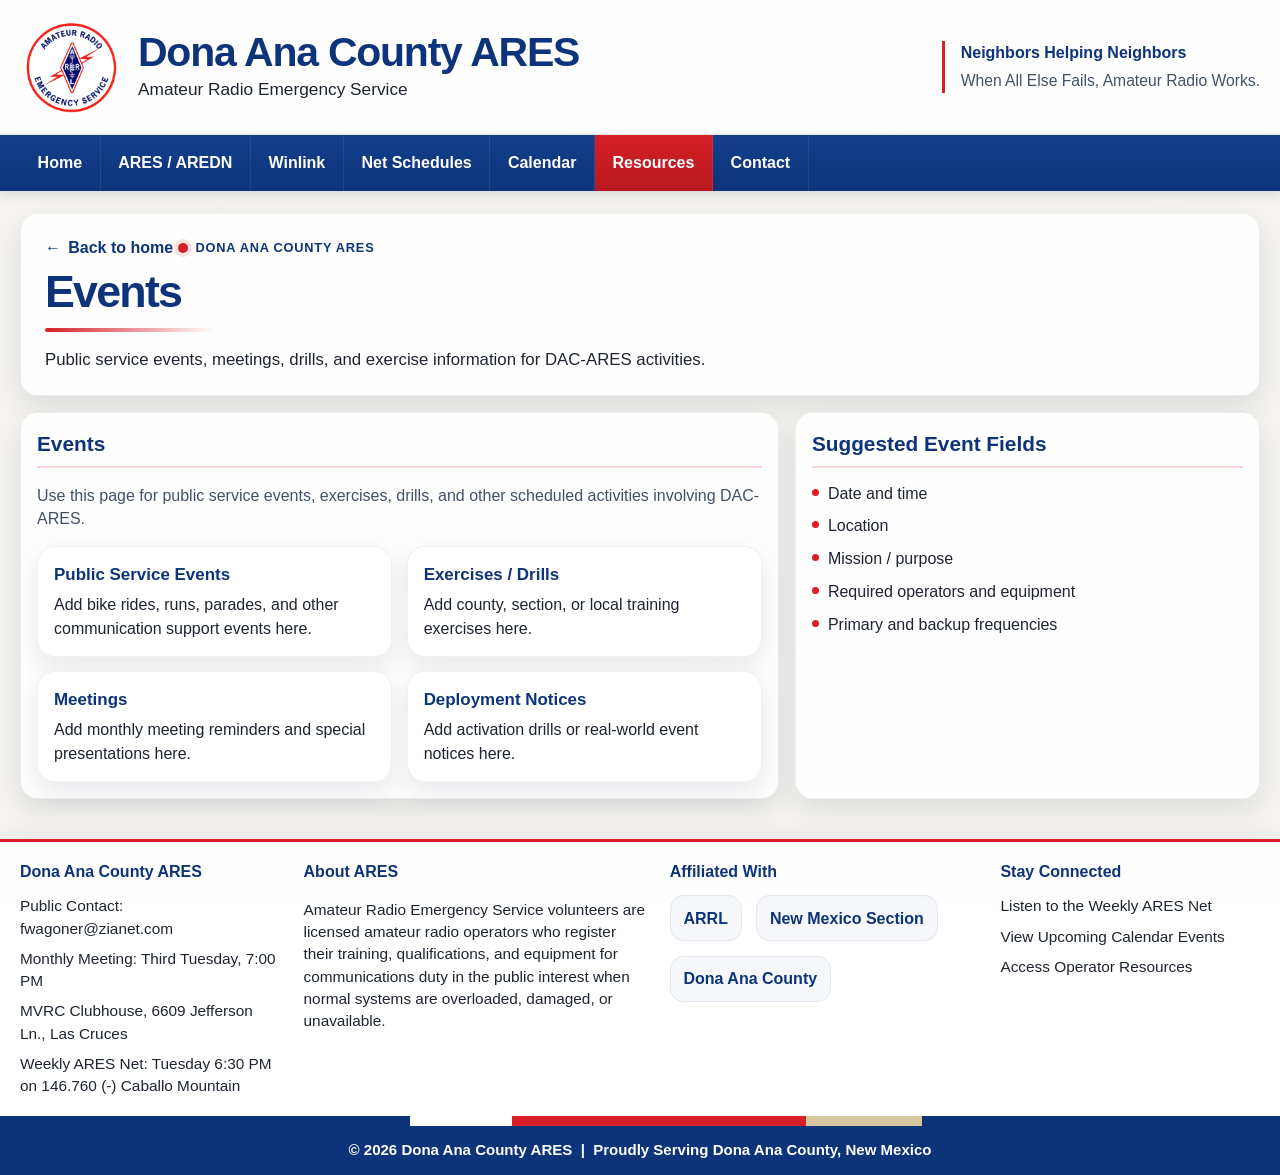
<file: pages/events.html>
<!DOCTYPE html>
<html lang="en">
<head>
<meta charset="UTF-8" />
<meta name="viewport" content="width=device-width, initial-scale=1.0" />
<title>Events | Dona Ana County ARES</title>
<link rel="icon" type="image/png" href="../assets/favicon.png" />
<style>
:root {
  --navy: #0d347a;
  --navy-2: #153f8d;
  --red: #d61f26;
  --red-dark: #b8191f;
  --ink: #1e2430;
  --ink-soft: #42506a;
  --paper: #f4f3ef;
  --panel: rgba(255,255,255,0.92);
  --line: rgba(13, 52, 122, 0.14);
  --shadow: 0 10px 26px rgba(16, 30, 56, 0.10);
  --radius: 18px;
  --max: 1240px;
}
* { box-sizing: border-box; }
html { scroll-behavior: smooth; }
body {
  margin: 0;
  font-family: Arial, Helvetica, sans-serif;
  color: var(--ink);
  background:
    linear-gradient(rgba(244,243,239,0.94), rgba(244,243,239,0.94)),
    url("../assets/weather-chart-bg.svg");
  background-size: auto, cover;
  background-attachment: fixed;
  line-height: 1.45;
}
img { max-width: 100%; display: block; }
a { color: var(--navy); text-decoration: none; }
a:hover { text-decoration: underline; }
.container { width: min(var(--max), calc(100% - 2rem)); margin: 0 auto; }

.topbar {
  background: rgba(255,255,255,0.92);
  border-bottom: 1px solid rgba(13, 52, 122, 0.10);
  backdrop-filter: blur(6px);
}
.topbar-inner {
  display: grid;
  grid-template-columns: 1.2fr .8fr;
  gap: 1rem;
  align-items: center;
  padding: 1rem 0;
}
.brand {
  display: grid;
  grid-template-columns: 102px 1fr;
  gap: 1rem;
  align-items: center;
}
.brand-logo { width: 102px; aspect-ratio: 1; object-fit: contain; }
.brand-copy h1 {
  margin: 0;
  color: var(--navy);
  font-size: clamp(1.9rem, 3.2vw, 3.3rem);
  line-height: 0.98;
  font-weight: 800;
  letter-spacing: -0.03em;
}
.brand-copy p {
  margin: 0.35rem 0 0;
  color: var(--ink);
  font-size: clamp(1rem, 1.35vw, 1.35rem);
}
.tagline {
  justify-self: end;
  max-width: 420px;
  border-left: 3px solid var(--red);
  padding-left: 1rem;
  text-align: left;
}
.tagline strong {
  display: block;
  color: var(--navy);
  font-size: 1rem;
  margin-bottom: 0.3rem;
}
.tagline span { color: var(--ink-soft); font-size: 0.98rem; }

.nav-wrap {
  background: linear-gradient(180deg, var(--navy-2), var(--navy));
  box-shadow: 0 4px 10px rgba(14, 29, 57, 0.12);
  position: sticky;
  top: 0;
  z-index: 20;
}
.nav {
  display: flex;
  align-items: stretch;
  gap: 0;
  min-height: 56px;
  overflow-x: auto;
  scrollbar-width: none;
}
.nav::-webkit-scrollbar { display: none; }
.nav a {
  color: #fff;
  display: inline-flex;
  align-items: center;
  justify-content: center;
  min-height: 56px;
  padding: 0 1.1rem;
  font-weight: 700;
  white-space: nowrap;
  border-right: 1px solid rgba(255,255,255,0.08);
  transition: background-color .15s ease;
}
.nav a:hover { text-decoration: none; background: rgba(255,255,255,0.08); }
.nav a.active { background: linear-gradient(180deg, var(--red), var(--red-dark)); }

.page-main { padding: 1.35rem 0 2rem; }
.hero-panel, .content-panel, .card, .mini-card {
  background: var(--panel);
  border: 1px solid rgba(0,0,0,0.06);
  box-shadow: var(--shadow);
  border-radius: var(--radius);
}
.hero-panel { padding: 1.4rem 1.5rem; margin-bottom: 1rem; }
.back-link {
  display: inline-flex; align-items: center; gap: .45rem;
  color: var(--navy); font-weight: 700; margin-bottom: .65rem;
}
.back-link::before { content:"←"; }
.eyebrow {
  display: inline-flex; gap: .5rem; align-items: center; color: var(--navy);
  font-weight: 800; text-transform: uppercase; letter-spacing: .06em;
  font-size: .8rem; margin-bottom: .75rem;
}
.eyebrow::before {
  content: ""; width: 10px; height: 10px; background: var(--red);
  border-radius: 999px; box-shadow: 0 0 0 4px rgba(214,31,38,0.12);
}
.hero-panel h2 {
  margin: 0; color: var(--navy); font-size: clamp(1.8rem, 3.5vw, 3.3rem);
  line-height: 0.98; letter-spacing: -0.04em; font-weight: 800;
}
.hero-rule {
  width: 170px; height: 4px; margin: .9rem 0 1rem;
  background: linear-gradient(90deg, var(--red), rgba(214,31,38,0));
  border-radius: 999px;
}
.hero-panel p { margin: 0; font-size: 1.05rem; color: var(--ink); max-width: 980px; }

.content-grid {
  display: grid;
  grid-template-columns: 1.55fr .95fr;
  gap: 1rem;
}
.content-panel { padding: 1rem; }
.panel-title {
  margin: 0 0 .85rem; color: var(--navy); font-size: 1.3rem;
  border-bottom: 2px solid rgba(214,31,38,.18); padding-bottom: .45rem;
}
.subtle { color: var(--ink-soft); }

.card-grid {
  display: grid;
  grid-template-columns: repeat(2, minmax(0,1fr));
  gap: .9rem;
}
.card, .mini-card { padding: 1rem; }
.card h3, .mini-card h3 { margin: 0 0 .35rem; color: var(--navy); font-size: 1.06rem; }
.card p, .mini-card p { margin: 0; }
.info-list { list-style: none; padding: 0; margin: 0; }
.info-list li {
  padding-left: 1rem; position: relative; margin: .6rem 0; color: var(--ink);
}
.info-list li::before {
  content: ""; position: absolute; left: 0; top: .45rem; width: 7px; height: 7px;
  background: var(--red); border-radius: 999px;
}
.note-box {
  border-left: 4px solid var(--red);
  background: rgba(13,52,122,0.04);
  padding: .9rem 1rem;
  border-radius: 12px;
  margin-top: .9rem;
}
.data-table { width: 100%; border-collapse: collapse; }
.data-table th, .data-table td {
  padding: .75rem .65rem; text-align: left; border-bottom: 1px solid var(--line); vertical-align: top;
}
.data-table th {
  color: var(--navy); font-size: .92rem; text-transform: uppercase; letter-spacing: .03em;
}
.kv {
  display: grid; grid-template-columns: 150px 1fr; gap: .4rem .9rem;
}
.kv dt { font-weight: 800; color: var(--navy); }
.kv dd { margin: 0; }

.badge-links { display:flex; flex-wrap:wrap; gap:.65rem; margin-top:.9rem; }
.badge-links a {
  display:inline-flex; padding:.55rem .8rem; border:1px solid rgba(13,52,122,.12);
  border-radius:999px; background:#fff; font-weight:700; color:var(--navy);
}
.embed-frame {
  width: 100%; min-height: 620px; border: 0; border-radius: 14px; background: #fff;
}
.site-footer {
  margin-top: .5rem; border-top: 3px solid var(--red); background: rgba(255,255,255,0.93);
  box-shadow: 0 -6px 20px rgba(16, 30, 56, 0.05);
}
.footer-grid {
  display: grid; grid-template-columns: 1.1fr 1.45fr 1.3fr 1.1fr; gap: 1.5rem; padding: 1.15rem 0;
}
.footer-panel h4 { margin: 0 0 .75rem; color: var(--navy); font-size: 1rem; }
.footer-panel p, .footer-panel li, .footer-panel a { color: var(--ink); font-size: .96rem; }
.footer-panel ul { list-style:none; padding:0; margin:0; }
.footer-panel li+li { margin-top:.5rem; }
.affiliates { display:flex; gap:.9rem; align-items:center; flex-wrap:wrap; }
.affiliate-box {
  padding:.65rem .8rem; background: rgba(13,52,122,0.04);
  border:1px solid rgba(13,52,122,0.08); border-radius:14px; font-weight:800; color:var(--navy);
}
.footer-bottom {
  background: var(--navy); color:#fff; text-align:center; padding:.85rem 1rem; font-size:.94rem; font-weight:700;
}
.stripe-bar {
  height: 10px;
  background: linear-gradient(90deg, var(--navy) 0 32%, #ffffff 32% 40%, var(--red) 40% 63%, #d8c69e 63% 72%, var(--navy) 72% 100%);
}
@media (max-width: 1100px) {
  .topbar-inner, .content-grid, .footer-grid { grid-template-columns: 1fr; }
  .tagline { justify-self: start; max-width: unset; }
}
@media (max-width: 760px) {
  .brand { grid-template-columns: 84px 1fr; }
  .brand-logo { width: 84px; }
  .card-grid { grid-template-columns: 1fr; }
  .container { width: min(var(--max), calc(100% - 1rem)); }
  .kv { grid-template-columns: 1fr; }
}
</style>
</head>
<body>
<header class="topbar">
  <div class="container topbar-inner">
    <div class="brand">
      <img class="brand-logo" src="../assets/ARES-ARRL-Logo-white4%20(transparent).png" alt="Amateur Radio Emergency Service logo" />
      <div class="brand-copy">
        <h1>Dona Ana County ARES</h1>
        <p>Amateur Radio Emergency Service</p>
      </div>
    </div>
    <div class="tagline">
      <strong>Neighbors Helping Neighbors</strong>
      <span>When All Else Fails, Amateur Radio Works.</span>
    </div>
  </div>
</header>

<div class="nav-wrap">
  <nav class="container nav" aria-label="Primary navigation">
    <a href="../index.html">Home</a><a href="dac-aredn-info.html">ARES / AREDN</a><a href="local-winlink-info.html">Winlink</a><a href="net-schedules.html">Net Schedules</a><a href="calendar.html">Calendar</a><a class="active" href="resources.html">Resources</a><a href="../index.html#contact">Contact</a>
  </nav>
</div>

<main class="page-main">
  <div class="container">
    <section class="hero-panel">
      <a class="back-link" href="../index.html">Back to home</a>
      <div class="eyebrow">Dona Ana County ARES</div>
      <h2>Events</h2>
      <div class="hero-rule"></div>
      <p>Public service events, meetings, drills, and exercise information for DAC-ARES activities.</p>
    </section>

    <section class="content-grid">
      <div class="content-panel">
        
<h3 class="panel-title">Events</h3>
<p class="subtle">Use this page for public service events, exercises, drills, and other scheduled activities involving DAC-ARES.</p>
<div class="card-grid">
  <article class="card"><h3>Public Service Events</h3><p>Add bike rides, runs, parades, and other communication support events here.</p></article>
  <article class="card"><h3>Exercises / Drills</h3><p>Add county, section, or local training exercises here.</p></article>
  <article class="card"><h3>Meetings</h3><p>Add monthly meeting reminders and special presentations here.</p></article>
  <article class="card"><h3>Deployment Notices</h3><p>Add activation drills or real-world event notices here.</p></article>
</div>

      </div>
      <aside class="content-panel">
        
<h3 class="panel-title">Suggested Event Fields</h3>
<ul class="info-list">
  <li>Date and time</li>
  <li>Location</li>
  <li>Mission / purpose</li>
  <li>Required operators and equipment</li>
  <li>Primary and backup frequencies</li>
</ul>

      </aside>
    </section>
  </div>
</main>

<footer class="site-footer" id="contact">
  <div class="container footer-grid">
    <section class="footer-panel">
      <h4>Dona Ana County ARES</h4>
      <ul>
        <li>Public Contact: <a href="mailto:fwagoner@zianet.com">fwagoner@zianet.com</a></li>
        <li>Monthly Meeting: Third Tuesday, 7:00 PM</li>
        <li>MVRC Clubhouse, 6609 Jefferson Ln., Las Cruces</li>
        <li>Weekly ARES Net: Tuesday 6:30 PM on 146.760 (-) Caballo Mountain</li>
      </ul>
    </section>
    <section class="footer-panel">
      <h4>About ARES</h4>
      <p>
        Amateur Radio Emergency Service volunteers are licensed amateur radio operators who register
        their training, qualifications, and equipment for communications duty in the public interest
        when normal systems are overloaded, damaged, or unavailable.
      </p>
    </section>
    <section class="footer-panel">
      <h4>Affiliated With</h4>
      <div class="affiliates">
        <div class="affiliate-box">ARRL</div>
        <div class="affiliate-box">New Mexico Section</div>
        <div class="affiliate-box">Dona Ana County</div>
      </div>
    </section>
    <section class="footer-panel">
      <h4>Stay Connected</h4>
      <ul>
        <li><a href="net-schedules.html">Listen to the Weekly ARES Net</a></li>
        <li><a href="calendar.html">View Upcoming Calendar Events</a></li>
        <li><a href="resources.html">Access Operator Resources</a></li>
      </ul>
    </section>
  </div>
  <div class="stripe-bar"></div>
  <div class="footer-bottom">© 2026 Dona Ana County ARES &nbsp;|&nbsp; Proudly Serving Dona Ana County, New Mexico</div>
</footer>
</body>
</html>
</file>
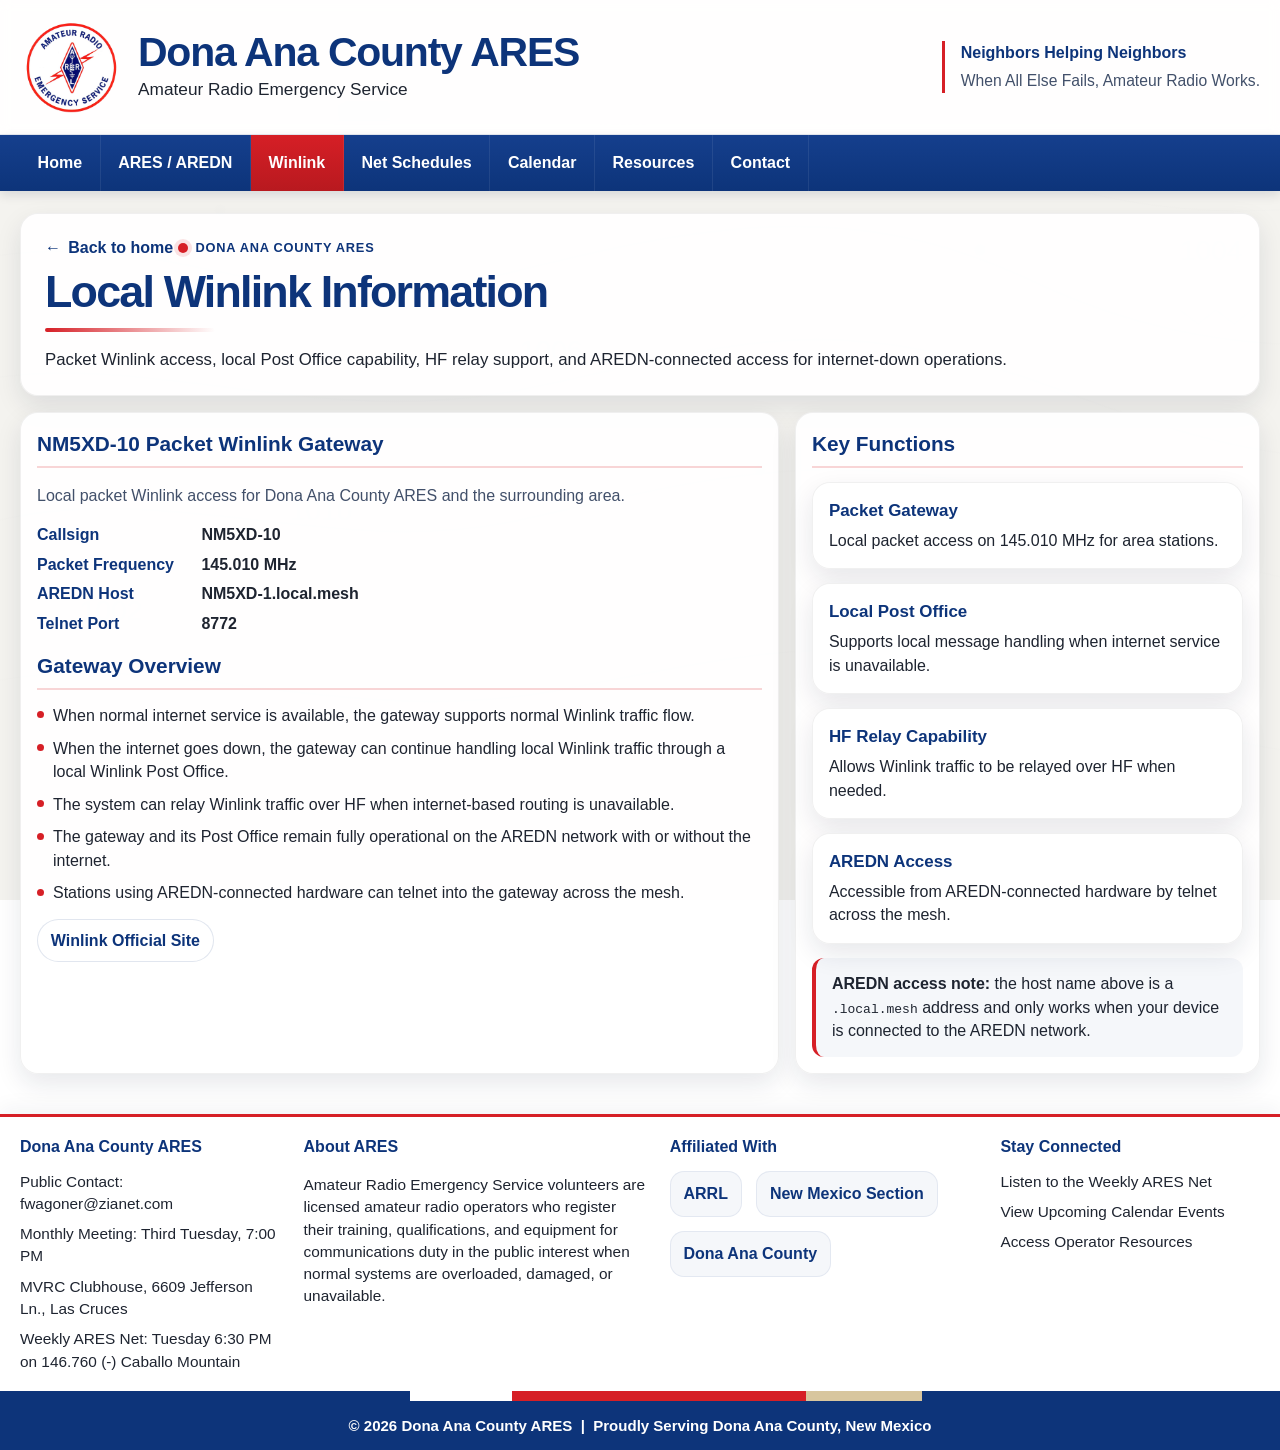
<file: pages/local-winlink-info.html>
<!DOCTYPE html>
<html lang="en">
<head>
<meta charset="UTF-8" />
<meta name="viewport" content="width=device-width, initial-scale=1.0" />
<title>Local Winlink Information | Dona Ana County ARES</title>
<link rel="icon" type="image/png" href="../assets/favicon.png" />
<style>
:root {
  --navy: #0d347a;
  --navy-2: #153f8d;
  --red: #d61f26;
  --red-dark: #b8191f;
  --ink: #1e2430;
  --ink-soft: #42506a;
  --paper: #f4f3ef;
  --panel: rgba(255,255,255,0.92);
  --line: rgba(13, 52, 122, 0.14);
  --shadow: 0 10px 26px rgba(16, 30, 56, 0.10);
  --radius: 18px;
  --max: 1240px;
}
* { box-sizing: border-box; }
html { scroll-behavior: smooth; }
body {
  margin: 0;
  font-family: Arial, Helvetica, sans-serif;
  color: var(--ink);
  background:
    linear-gradient(rgba(244,243,239,0.94), rgba(244,243,239,0.94)),
    url("../assets/weather-chart-bg.svg");
  background-size: auto, cover;
  background-attachment: fixed;
  line-height: 1.45;
}
img { max-width: 100%; display: block; }
a { color: var(--navy); text-decoration: none; }
a:hover { text-decoration: underline; }
.container { width: min(var(--max), calc(100% - 2rem)); margin: 0 auto; }

.topbar {
  background: rgba(255,255,255,0.92);
  border-bottom: 1px solid rgba(13, 52, 122, 0.10);
  backdrop-filter: blur(6px);
}
.topbar-inner {
  display: grid;
  grid-template-columns: 1.2fr .8fr;
  gap: 1rem;
  align-items: center;
  padding: 1rem 0;
}
.brand {
  display: grid;
  grid-template-columns: 102px 1fr;
  gap: 1rem;
  align-items: center;
}
.brand-logo { width: 102px; aspect-ratio: 1; object-fit: contain; }
.brand-copy h1 {
  margin: 0;
  color: var(--navy);
  font-size: clamp(1.9rem, 3.2vw, 3.3rem);
  line-height: 0.98;
  font-weight: 800;
  letter-spacing: -0.03em;
}
.brand-copy p {
  margin: 0.35rem 0 0;
  color: var(--ink);
  font-size: clamp(1rem, 1.35vw, 1.35rem);
}
.tagline {
  justify-self: end;
  max-width: 420px;
  border-left: 3px solid var(--red);
  padding-left: 1rem;
  text-align: left;
}
.tagline strong {
  display: block;
  color: var(--navy);
  font-size: 1rem;
  margin-bottom: 0.3rem;
}
.tagline span { color: var(--ink-soft); font-size: 0.98rem; }

.nav-wrap {
  background: linear-gradient(180deg, var(--navy-2), var(--navy));
  box-shadow: 0 4px 10px rgba(14, 29, 57, 0.12);
  position: sticky;
  top: 0;
  z-index: 20;
}
.nav {
  display: flex;
  align-items: stretch;
  gap: 0;
  min-height: 56px;
  overflow-x: auto;
  scrollbar-width: none;
}
.nav::-webkit-scrollbar { display: none; }
.nav a {
  color: #fff;
  display: inline-flex;
  align-items: center;
  justify-content: center;
  min-height: 56px;
  padding: 0 1.1rem;
  font-weight: 700;
  white-space: nowrap;
  border-right: 1px solid rgba(255,255,255,0.08);
  transition: background-color .15s ease;
}
.nav a:hover { text-decoration: none; background: rgba(255,255,255,0.08); }
.nav a.active { background: linear-gradient(180deg, var(--red), var(--red-dark)); }

.page-main { padding: 1.35rem 0 2rem; }
.hero-panel, .content-panel, .card, .mini-card {
  background: var(--panel);
  border: 1px solid rgba(0,0,0,0.06);
  box-shadow: var(--shadow);
  border-radius: var(--radius);
}
.hero-panel { padding: 1.4rem 1.5rem; margin-bottom: 1rem; }
.back-link {
  display: inline-flex; align-items: center; gap: .45rem;
  color: var(--navy); font-weight: 700; margin-bottom: .65rem;
}
.back-link::before { content:"←"; }
.eyebrow {
  display: inline-flex; gap: .5rem; align-items: center; color: var(--navy);
  font-weight: 800; text-transform: uppercase; letter-spacing: .06em;
  font-size: .8rem; margin-bottom: .75rem;
}
.eyebrow::before {
  content: ""; width: 10px; height: 10px; background: var(--red);
  border-radius: 999px; box-shadow: 0 0 0 4px rgba(214,31,38,0.12);
}
.hero-panel h2 {
  margin: 0; color: var(--navy); font-size: clamp(1.8rem, 3.5vw, 3.3rem);
  line-height: 0.98; letter-spacing: -0.04em; font-weight: 800;
}
.hero-rule {
  width: 170px; height: 4px; margin: .9rem 0 1rem;
  background: linear-gradient(90deg, var(--red), rgba(214,31,38,0));
  border-radius: 999px;
}
.hero-panel p { margin: 0; font-size: 1.05rem; color: var(--ink); max-width: 980px; }

.content-grid {
  display: grid;
  grid-template-columns: 1.55fr .95fr;
  gap: 1rem;
}
.content-panel { padding: 1rem; }
.panel-title {
  margin: 0 0 .85rem; color: var(--navy); font-size: 1.3rem;
  border-bottom: 2px solid rgba(214,31,38,.18); padding-bottom: .45rem;
}
.subtle { color: var(--ink-soft); }

.card-grid {
  display: grid;
  grid-template-columns: repeat(2, minmax(0,1fr));
  gap: .9rem;
}
.card, .mini-card { padding: 1rem; }
.card h3, .mini-card h3 { margin: 0 0 .35rem; color: var(--navy); font-size: 1.06rem; }
.card p, .mini-card p { margin: 0; }
.info-list { list-style: none; padding: 0; margin: 0; }
.info-list li {
  padding-left: 1rem; position: relative; margin: .6rem 0; color: var(--ink);
}
.info-list li::before {
  content: ""; position: absolute; left: 0; top: .45rem; width: 7px; height: 7px;
  background: var(--red); border-radius: 999px;
}
.note-box {
  border-left: 4px solid var(--red);
  background: rgba(13,52,122,0.04);
  padding: .9rem 1rem;
  border-radius: 12px;
  margin-top: .9rem;
}
.data-table { width: 100%; border-collapse: collapse; }
.data-table th, .data-table td {
  padding: .75rem .65rem; text-align: left; border-bottom: 1px solid var(--line); vertical-align: top;
}
.data-table th {
  color: var(--navy); font-size: .92rem; text-transform: uppercase; letter-spacing: .03em;
}
.kv {
  display: grid; grid-template-columns: 150px 1fr; gap: .4rem .9rem;
}
.kv dt { font-weight: 800; color: var(--navy); }
.kv dd { margin: 0; }

.badge-links { display:flex; flex-wrap:wrap; gap:.65rem; margin-top:.9rem; }
.badge-links a {
  display:inline-flex; padding:.55rem .8rem; border:1px solid rgba(13,52,122,.12);
  border-radius:999px; background:#fff; font-weight:700; color:var(--navy);
}
.embed-frame {
  width: 100%; min-height: 620px; border: 0; border-radius: 14px; background: #fff;
}
.site-footer {
  margin-top: .5rem; border-top: 3px solid var(--red); background: rgba(255,255,255,0.93);
  box-shadow: 0 -6px 20px rgba(16, 30, 56, 0.05);
}
.footer-grid {
  display: grid; grid-template-columns: 1.1fr 1.45fr 1.3fr 1.1fr; gap: 1.5rem; padding: 1.15rem 0;
}
.footer-panel h4 { margin: 0 0 .75rem; color: var(--navy); font-size: 1rem; }
.footer-panel p, .footer-panel li, .footer-panel a { color: var(--ink); font-size: .96rem; }
.footer-panel ul { list-style:none; padding:0; margin:0; }
.footer-panel li+li { margin-top:.5rem; }
.affiliates { display:flex; gap:.9rem; align-items:center; flex-wrap:wrap; }
.affiliate-box {
  padding:.65rem .8rem; background: rgba(13,52,122,0.04);
  border:1px solid rgba(13,52,122,0.08); border-radius:14px; font-weight:800; color:var(--navy);
}
.footer-bottom {
  background: var(--navy); color:#fff; text-align:center; padding:.85rem 1rem; font-size:.94rem; font-weight:700;
}
.stripe-bar {
  height: 10px;
  background: linear-gradient(90deg, var(--navy) 0 32%, #ffffff 32% 40%, var(--red) 40% 63%, #d8c69e 63% 72%, var(--navy) 72% 100%);
}
@media (max-width: 1100px) {
  .topbar-inner, .content-grid, .footer-grid { grid-template-columns: 1fr; }
  .tagline { justify-self: start; max-width: unset; }
}
@media (max-width: 760px) {
  .brand { grid-template-columns: 84px 1fr; }
  .brand-logo { width: 84px; }
  .card-grid { grid-template-columns: 1fr; }
  .container { width: min(var(--max), calc(100% - 1rem)); }
  .kv { grid-template-columns: 1fr; }
}
</style>
</head>
<body>
<header class="topbar">
  <div class="container topbar-inner">
    <div class="brand">
      <img class="brand-logo" src="../assets/ARES-ARRL-Logo-white4%20(transparent).png" alt="Amateur Radio Emergency Service logo" />
      <div class="brand-copy">
        <h1>Dona Ana County ARES</h1>
        <p>Amateur Radio Emergency Service</p>
      </div>
    </div>
    <div class="tagline">
      <strong>Neighbors Helping Neighbors</strong>
      <span>When All Else Fails, Amateur Radio Works.</span>
    </div>
  </div>
</header>

<div class="nav-wrap">
  <nav class="container nav" aria-label="Primary navigation">
    <a href="../index.html">Home</a><a href="dac-aredn-info.html">ARES / AREDN</a><a class="active" href="local-winlink-info.html">Winlink</a><a href="net-schedules.html">Net Schedules</a><a href="calendar.html">Calendar</a><a href="resources.html">Resources</a><a href="../index.html#contact">Contact</a>
  </nav>
</div>

<main class="page-main">
  <div class="container">
    <section class="hero-panel">
      <a class="back-link" href="../index.html">Back to home</a>
      <div class="eyebrow">Dona Ana County ARES</div>
      <h2>Local Winlink Information</h2>
      <div class="hero-rule"></div>
      <p>Packet Winlink access, local Post Office capability, HF relay support, and AREDN-connected access for internet-down operations.</p>
    </section>

    <section class="content-grid">
      <div class="content-panel">
        
<h3 class="panel-title">NM5XD-10 Packet Winlink Gateway</h3>
<p class="subtle">Local packet Winlink access for Dona Ana County ARES and the surrounding area.</p>

<dl class="kv" style="margin-top:1rem;">
  <dt>Callsign</dt><dd><strong>NM5XD-10</strong></dd>
  <dt>Packet Frequency</dt><dd><strong>145.010 MHz</strong></dd>
  <dt>AREDN Host</dt><dd><strong>NM5XD-1.local.mesh</strong></dd>
  <dt>Telnet Port</dt><dd><strong>8772</strong></dd>
</dl>

<h3 class="panel-title" style="margin-top:1rem;">Gateway Overview</h3>
<ul class="info-list">
  <li>When normal internet service is available, the gateway supports normal Winlink traffic flow.</li>
  <li>When the internet goes down, the gateway can continue handling local Winlink traffic through a local Winlink Post Office.</li>
  <li>The system can relay Winlink traffic over HF when internet-based routing is unavailable.</li>
  <li>The gateway and its Post Office remain fully operational on the AREDN network with or without the internet.</li>
  <li>Stations using AREDN-connected hardware can telnet into the gateway across the mesh.</li>
</ul>

<div class="badge-links">
  <a href="https://winlink.org/" target="_blank" rel="noopener">Winlink Official Site</a>
</div>

      </div>
      <aside class="content-panel">
        
<h3 class="panel-title">Key Functions</h3>
<div class="card-grid" style="grid-template-columns:1fr;">
  <article class="card"><h3>Packet Gateway</h3><p>Local packet access on 145.010 MHz for area stations.</p></article>
  <article class="card"><h3>Local Post Office</h3><p>Supports local message handling when internet service is unavailable.</p></article>
  <article class="card"><h3>HF Relay Capability</h3><p>Allows Winlink traffic to be relayed over HF when needed.</p></article>
  <article class="card"><h3>AREDN Access</h3><p>Accessible from AREDN-connected hardware by telnet across the mesh.</p></article>
</div>
<div class="note-box">
  <strong>AREDN access note:</strong> the host name above is a <code>.local.mesh</code> address and only works when your device is connected to the AREDN network.
</div>

      </aside>
    </section>
  </div>
</main>

<footer class="site-footer" id="contact">
  <div class="container footer-grid">
    <section class="footer-panel">
      <h4>Dona Ana County ARES</h4>
      <ul>
        <li>Public Contact: <a href="mailto:fwagoner@zianet.com">fwagoner@zianet.com</a></li>
        <li>Monthly Meeting: Third Tuesday, 7:00 PM</li>
        <li>MVRC Clubhouse, 6609 Jefferson Ln., Las Cruces</li>
        <li>Weekly ARES Net: Tuesday 6:30 PM on 146.760 (-) Caballo Mountain</li>
      </ul>
    </section>
    <section class="footer-panel">
      <h4>About ARES</h4>
      <p>
        Amateur Radio Emergency Service volunteers are licensed amateur radio operators who register
        their training, qualifications, and equipment for communications duty in the public interest
        when normal systems are overloaded, damaged, or unavailable.
      </p>
    </section>
    <section class="footer-panel">
      <h4>Affiliated With</h4>
      <div class="affiliates">
        <div class="affiliate-box">ARRL</div>
        <div class="affiliate-box">New Mexico Section</div>
        <div class="affiliate-box">Dona Ana County</div>
      </div>
    </section>
    <section class="footer-panel">
      <h4>Stay Connected</h4>
      <ul>
        <li><a href="net-schedules.html">Listen to the Weekly ARES Net</a></li>
        <li><a href="calendar.html">View Upcoming Calendar Events</a></li>
        <li><a href="resources.html">Access Operator Resources</a></li>
      </ul>
    </section>
  </div>
  <div class="stripe-bar"></div>
  <div class="footer-bottom">© 2026 Dona Ana County ARES &nbsp;|&nbsp; Proudly Serving Dona Ana County, New Mexico</div>
</footer>
</body>
</html>
</file>
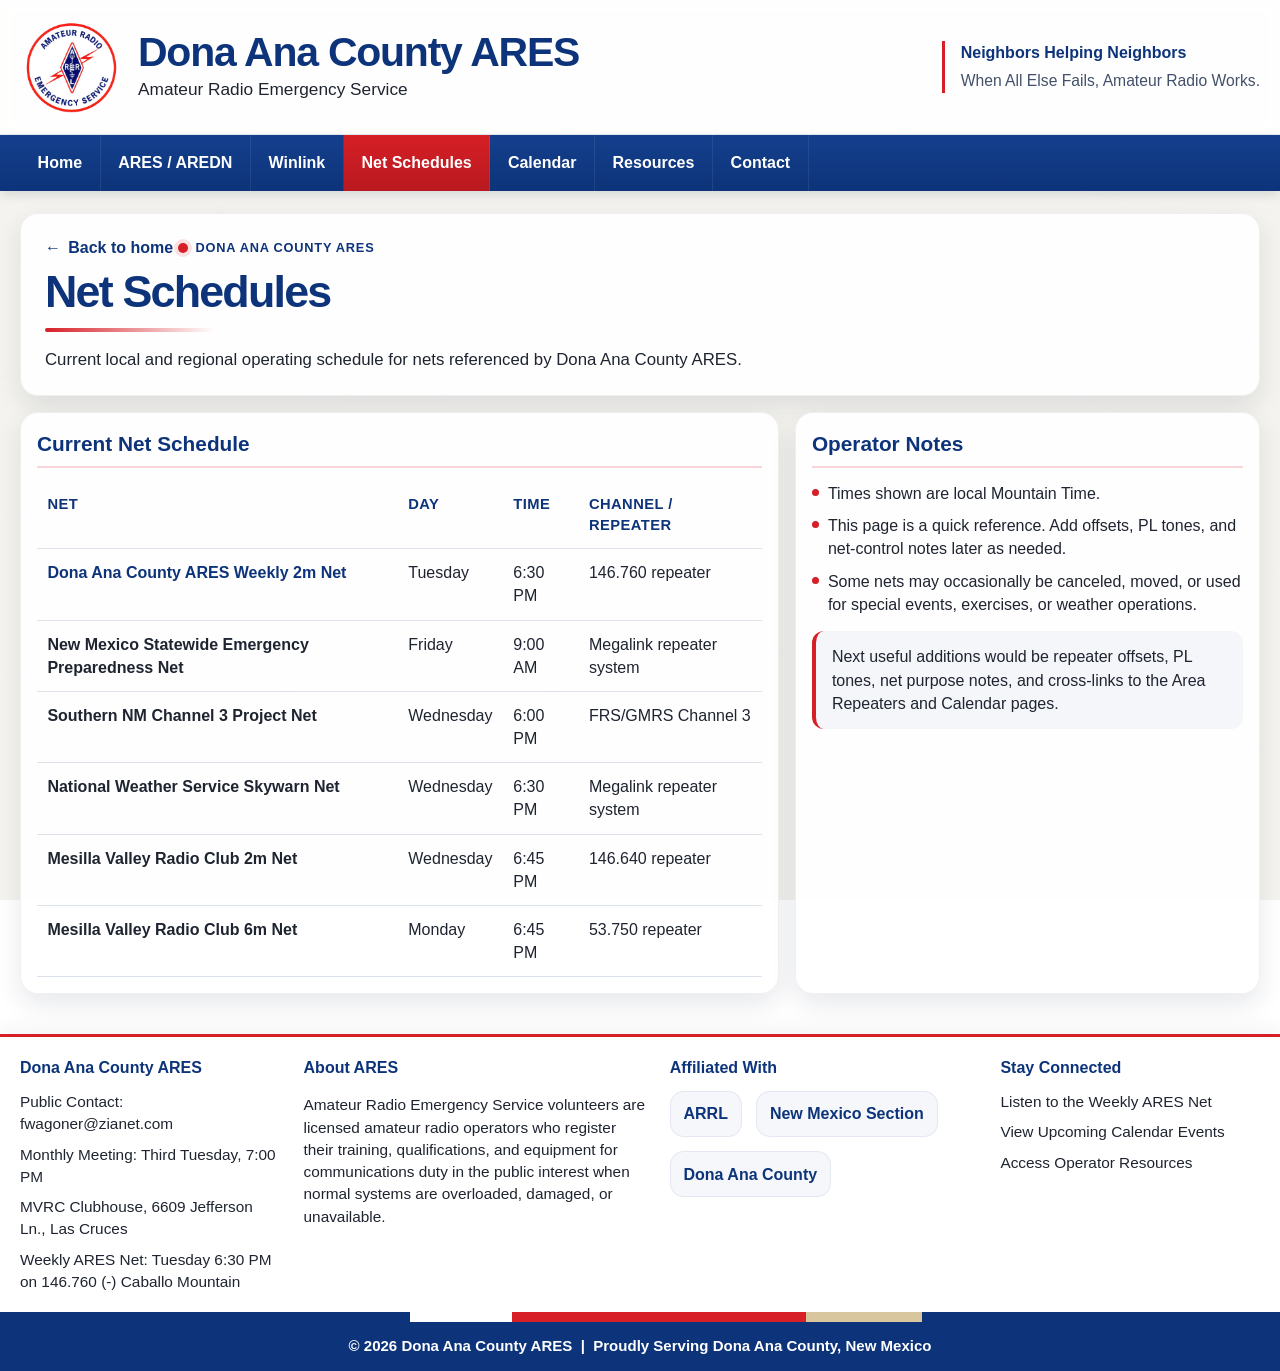
<file: pages/net-schedules.html>
<!DOCTYPE html>
<html lang="en">
<head>
<meta charset="UTF-8" />
<meta name="viewport" content="width=device-width, initial-scale=1.0" />
<title>Net Schedules | Dona Ana County ARES</title>
<link rel="icon" type="image/png" href="../assets/favicon.png" />
<style>
:root {
  --navy: #0d347a;
  --navy-2: #153f8d;
  --red: #d61f26;
  --red-dark: #b8191f;
  --ink: #1e2430;
  --ink-soft: #42506a;
  --paper: #f4f3ef;
  --panel: rgba(255,255,255,0.92);
  --line: rgba(13, 52, 122, 0.14);
  --shadow: 0 10px 26px rgba(16, 30, 56, 0.10);
  --radius: 18px;
  --max: 1240px;
}
* { box-sizing: border-box; }
html { scroll-behavior: smooth; }
body {
  margin: 0;
  font-family: Arial, Helvetica, sans-serif;
  color: var(--ink);
  background:
    linear-gradient(rgba(244,243,239,0.94), rgba(244,243,239,0.94)),
    url("../assets/weather-chart-bg.svg");
  background-size: auto, cover;
  background-attachment: fixed;
  line-height: 1.45;
}
img { max-width: 100%; display: block; }
a { color: var(--navy); text-decoration: none; }
a:hover { text-decoration: underline; }
.container { width: min(var(--max), calc(100% - 2rem)); margin: 0 auto; }

.topbar {
  background: rgba(255,255,255,0.92);
  border-bottom: 1px solid rgba(13, 52, 122, 0.10);
  backdrop-filter: blur(6px);
}
.topbar-inner {
  display: grid;
  grid-template-columns: 1.2fr .8fr;
  gap: 1rem;
  align-items: center;
  padding: 1rem 0;
}
.brand {
  display: grid;
  grid-template-columns: 102px 1fr;
  gap: 1rem;
  align-items: center;
}
.brand-logo { width: 102px; aspect-ratio: 1; object-fit: contain; }
.brand-copy h1 {
  margin: 0;
  color: var(--navy);
  font-size: clamp(1.9rem, 3.2vw, 3.3rem);
  line-height: 0.98;
  font-weight: 800;
  letter-spacing: -0.03em;
}
.brand-copy p {
  margin: 0.35rem 0 0;
  color: var(--ink);
  font-size: clamp(1rem, 1.35vw, 1.35rem);
}
.tagline {
  justify-self: end;
  max-width: 420px;
  border-left: 3px solid var(--red);
  padding-left: 1rem;
  text-align: left;
}
.tagline strong {
  display: block;
  color: var(--navy);
  font-size: 1rem;
  margin-bottom: 0.3rem;
}
.tagline span { color: var(--ink-soft); font-size: 0.98rem; }

.nav-wrap {
  background: linear-gradient(180deg, var(--navy-2), var(--navy));
  box-shadow: 0 4px 10px rgba(14, 29, 57, 0.12);
  position: sticky;
  top: 0;
  z-index: 20;
}
.nav {
  display: flex;
  align-items: stretch;
  gap: 0;
  min-height: 56px;
  overflow-x: auto;
  scrollbar-width: none;
}
.nav::-webkit-scrollbar { display: none; }
.nav a {
  color: #fff;
  display: inline-flex;
  align-items: center;
  justify-content: center;
  min-height: 56px;
  padding: 0 1.1rem;
  font-weight: 700;
  white-space: nowrap;
  border-right: 1px solid rgba(255,255,255,0.08);
  transition: background-color .15s ease;
}
.nav a:hover { text-decoration: none; background: rgba(255,255,255,0.08); }
.nav a.active { background: linear-gradient(180deg, var(--red), var(--red-dark)); }

.page-main { padding: 1.35rem 0 2rem; }
.hero-panel, .content-panel, .card, .mini-card {
  background: var(--panel);
  border: 1px solid rgba(0,0,0,0.06);
  box-shadow: var(--shadow);
  border-radius: var(--radius);
}
.hero-panel { padding: 1.4rem 1.5rem; margin-bottom: 1rem; }
.back-link {
  display: inline-flex; align-items: center; gap: .45rem;
  color: var(--navy); font-weight: 700; margin-bottom: .65rem;
}
.back-link::before { content:"←"; }
.eyebrow {
  display: inline-flex; gap: .5rem; align-items: center; color: var(--navy);
  font-weight: 800; text-transform: uppercase; letter-spacing: .06em;
  font-size: .8rem; margin-bottom: .75rem;
}
.eyebrow::before {
  content: ""; width: 10px; height: 10px; background: var(--red);
  border-radius: 999px; box-shadow: 0 0 0 4px rgba(214,31,38,0.12);
}
.hero-panel h2 {
  margin: 0; color: var(--navy); font-size: clamp(1.8rem, 3.5vw, 3.3rem);
  line-height: 0.98; letter-spacing: -0.04em; font-weight: 800;
}
.hero-rule {
  width: 170px; height: 4px; margin: .9rem 0 1rem;
  background: linear-gradient(90deg, var(--red), rgba(214,31,38,0));
  border-radius: 999px;
}
.hero-panel p { margin: 0; font-size: 1.05rem; color: var(--ink); max-width: 980px; }

.content-grid {
  display: grid;
  grid-template-columns: 1.55fr .95fr;
  gap: 1rem;
}
.content-panel { padding: 1rem; }
.panel-title {
  margin: 0 0 .85rem; color: var(--navy); font-size: 1.3rem;
  border-bottom: 2px solid rgba(214,31,38,.18); padding-bottom: .45rem;
}
.subtle { color: var(--ink-soft); }

.card-grid {
  display: grid;
  grid-template-columns: repeat(2, minmax(0,1fr));
  gap: .9rem;
}
.card, .mini-card { padding: 1rem; }
.card h3, .mini-card h3 { margin: 0 0 .35rem; color: var(--navy); font-size: 1.06rem; }
.card p, .mini-card p { margin: 0; }
.info-list { list-style: none; padding: 0; margin: 0; }
.info-list li {
  padding-left: 1rem; position: relative; margin: .6rem 0; color: var(--ink);
}
.info-list li::before {
  content: ""; position: absolute; left: 0; top: .45rem; width: 7px; height: 7px;
  background: var(--red); border-radius: 999px;
}
.note-box {
  border-left: 4px solid var(--red);
  background: rgba(13,52,122,0.04);
  padding: .9rem 1rem;
  border-radius: 12px;
  margin-top: .9rem;
}
.data-table { width: 100%; border-collapse: collapse; }
.data-table th, .data-table td {
  padding: .75rem .65rem; text-align: left; border-bottom: 1px solid var(--line); vertical-align: top;
}
.data-table th {
  color: var(--navy); font-size: .92rem; text-transform: uppercase; letter-spacing: .03em;
}
.kv {
  display: grid; grid-template-columns: 150px 1fr; gap: .4rem .9rem;
}
.kv dt { font-weight: 800; color: var(--navy); }
.kv dd { margin: 0; }

.badge-links { display:flex; flex-wrap:wrap; gap:.65rem; margin-top:.9rem; }
.badge-links a {
  display:inline-flex; padding:.55rem .8rem; border:1px solid rgba(13,52,122,.12);
  border-radius:999px; background:#fff; font-weight:700; color:var(--navy);
}
.embed-frame {
  width: 100%; min-height: 620px; border: 0; border-radius: 14px; background: #fff;
}
.site-footer {
  margin-top: .5rem; border-top: 3px solid var(--red); background: rgba(255,255,255,0.93);
  box-shadow: 0 -6px 20px rgba(16, 30, 56, 0.05);
}
.footer-grid {
  display: grid; grid-template-columns: 1.1fr 1.45fr 1.3fr 1.1fr; gap: 1.5rem; padding: 1.15rem 0;
}
.footer-panel h4 { margin: 0 0 .75rem; color: var(--navy); font-size: 1rem; }
.footer-panel p, .footer-panel li, .footer-panel a { color: var(--ink); font-size: .96rem; }
.footer-panel ul { list-style:none; padding:0; margin:0; }
.footer-panel li+li { margin-top:.5rem; }
.affiliates { display:flex; gap:.9rem; align-items:center; flex-wrap:wrap; }
.affiliate-box {
  padding:.65rem .8rem; background: rgba(13,52,122,0.04);
  border:1px solid rgba(13,52,122,0.08); border-radius:14px; font-weight:800; color:var(--navy);
}
.footer-bottom {
  background: var(--navy); color:#fff; text-align:center; padding:.85rem 1rem; font-size:.94rem; font-weight:700;
}
.stripe-bar {
  height: 10px;
  background: linear-gradient(90deg, var(--navy) 0 32%, #ffffff 32% 40%, var(--red) 40% 63%, #d8c69e 63% 72%, var(--navy) 72% 100%);
}
@media (max-width: 1100px) {
  .topbar-inner, .content-grid, .footer-grid { grid-template-columns: 1fr; }
  .tagline { justify-self: start; max-width: unset; }
}
@media (max-width: 760px) {
  .brand { grid-template-columns: 84px 1fr; }
  .brand-logo { width: 84px; }
  .card-grid { grid-template-columns: 1fr; }
  .container { width: min(var(--max), calc(100% - 1rem)); }
  .kv { grid-template-columns: 1fr; }
}
</style>
</head>
<body>
<header class="topbar">
  <div class="container topbar-inner">
    <div class="brand">
      <img class="brand-logo" src="../assets/ARES-ARRL-Logo-white4%20(transparent).png" alt="Amateur Radio Emergency Service logo" />
      <div class="brand-copy">
        <h1>Dona Ana County ARES</h1>
        <p>Amateur Radio Emergency Service</p>
      </div>
    </div>
    <div class="tagline">
      <strong>Neighbors Helping Neighbors</strong>
      <span>When All Else Fails, Amateur Radio Works.</span>
    </div>
  </div>
</header>

<div class="nav-wrap">
  <nav class="container nav" aria-label="Primary navigation">
    <a href="../index.html">Home</a><a href="dac-aredn-info.html">ARES / AREDN</a><a href="local-winlink-info.html">Winlink</a><a class="active" href="net-schedules.html">Net Schedules</a><a href="calendar.html">Calendar</a><a href="resources.html">Resources</a><a href="../index.html#contact">Contact</a>
  </nav>
</div>

<main class="page-main">
  <div class="container">
    <section class="hero-panel">
      <a class="back-link" href="../index.html">Back to home</a>
      <div class="eyebrow">Dona Ana County ARES</div>
      <h2>Net Schedules</h2>
      <div class="hero-rule"></div>
      <p>Current local and regional operating schedule for nets referenced by Dona Ana County ARES.</p>
    </section>

    <section class="content-grid">
      <div class="content-panel">
        
<h3 class="panel-title">Current Net Schedule</h3>
<table class="data-table">
  <thead><tr><th>Net</th><th>Day</th><th>Time</th><th>Channel / Repeater</th></tr></thead>
  <tbody>
    <tr><td><strong><a href="https://calendar.google.com/calendar/embed?src=donaanaares%40gmail.com&ctz=America%2FDenver" target="_blank" rel="noopener">Dona Ana County ARES Weekly 2m Net</a></strong></td><td>Tuesday</td><td>6:30 PM</td><td>146.760 repeater</td></tr>
    <tr><td><strong>New Mexico Statewide Emergency Preparedness Net</strong></td><td>Friday</td><td>9:00 AM</td><td>Megalink repeater system</td></tr>
    <tr><td><strong>Southern NM Channel 3 Project Net</strong></td><td>Wednesday</td><td>6:00 PM</td><td>FRS/GMRS Channel 3</td></tr>
    <tr><td><strong>National Weather Service Skywarn Net</strong></td><td>Wednesday</td><td>6:30 PM</td><td>Megalink repeater system</td></tr>
    <tr><td><strong>Mesilla Valley Radio Club 2m Net</strong></td><td>Wednesday</td><td>6:45 PM</td><td>146.640 repeater</td></tr>
    <tr><td><strong>Mesilla Valley Radio Club 6m Net</strong></td><td>Monday</td><td>6:45 PM</td><td>53.750 repeater</td></tr>
  </tbody>
</table>

      </div>
      <aside class="content-panel">
        
<h3 class="panel-title">Operator Notes</h3>
<ul class="info-list">
  <li>Times shown are local Mountain Time.</li>
  <li>This page is a quick reference. Add offsets, PL tones, and net-control notes later as needed.</li>
  <li>Some nets may occasionally be canceled, moved, or used for special events, exercises, or weather operations.</li>
</ul>
<div class="note-box">
  Next useful additions would be repeater offsets, PL tones, net purpose notes, and cross-links to the Area Repeaters and Calendar pages.
</div>

      </aside>
    </section>
  </div>
</main>

<footer class="site-footer" id="contact">
  <div class="container footer-grid">
    <section class="footer-panel">
      <h4>Dona Ana County ARES</h4>
      <ul>
        <li>Public Contact: <a href="mailto:fwagoner@zianet.com">fwagoner@zianet.com</a></li>
        <li>Monthly Meeting: Third Tuesday, 7:00 PM</li>
        <li>MVRC Clubhouse, 6609 Jefferson Ln., Las Cruces</li>
        <li>Weekly ARES Net: Tuesday 6:30 PM on 146.760 (-) Caballo Mountain</li>
      </ul>
    </section>
    <section class="footer-panel">
      <h4>About ARES</h4>
      <p>
        Amateur Radio Emergency Service volunteers are licensed amateur radio operators who register
        their training, qualifications, and equipment for communications duty in the public interest
        when normal systems are overloaded, damaged, or unavailable.
      </p>
    </section>
    <section class="footer-panel">
      <h4>Affiliated With</h4>
      <div class="affiliates">
        <div class="affiliate-box">ARRL</div>
        <div class="affiliate-box">New Mexico Section</div>
        <div class="affiliate-box">Dona Ana County</div>
      </div>
    </section>
    <section class="footer-panel">
      <h4>Stay Connected</h4>
      <ul>
        <li><a href="net-schedules.html">Listen to the Weekly ARES Net</a></li>
        <li><a href="calendar.html">View Upcoming Calendar Events</a></li>
        <li><a href="resources.html">Access Operator Resources</a></li>
      </ul>
    </section>
  </div>
  <div class="stripe-bar"></div>
  <div class="footer-bottom">© 2026 Dona Ana County ARES &nbsp;|&nbsp; Proudly Serving Dona Ana County, New Mexico</div>
</footer>
</body>
</html>
</file>
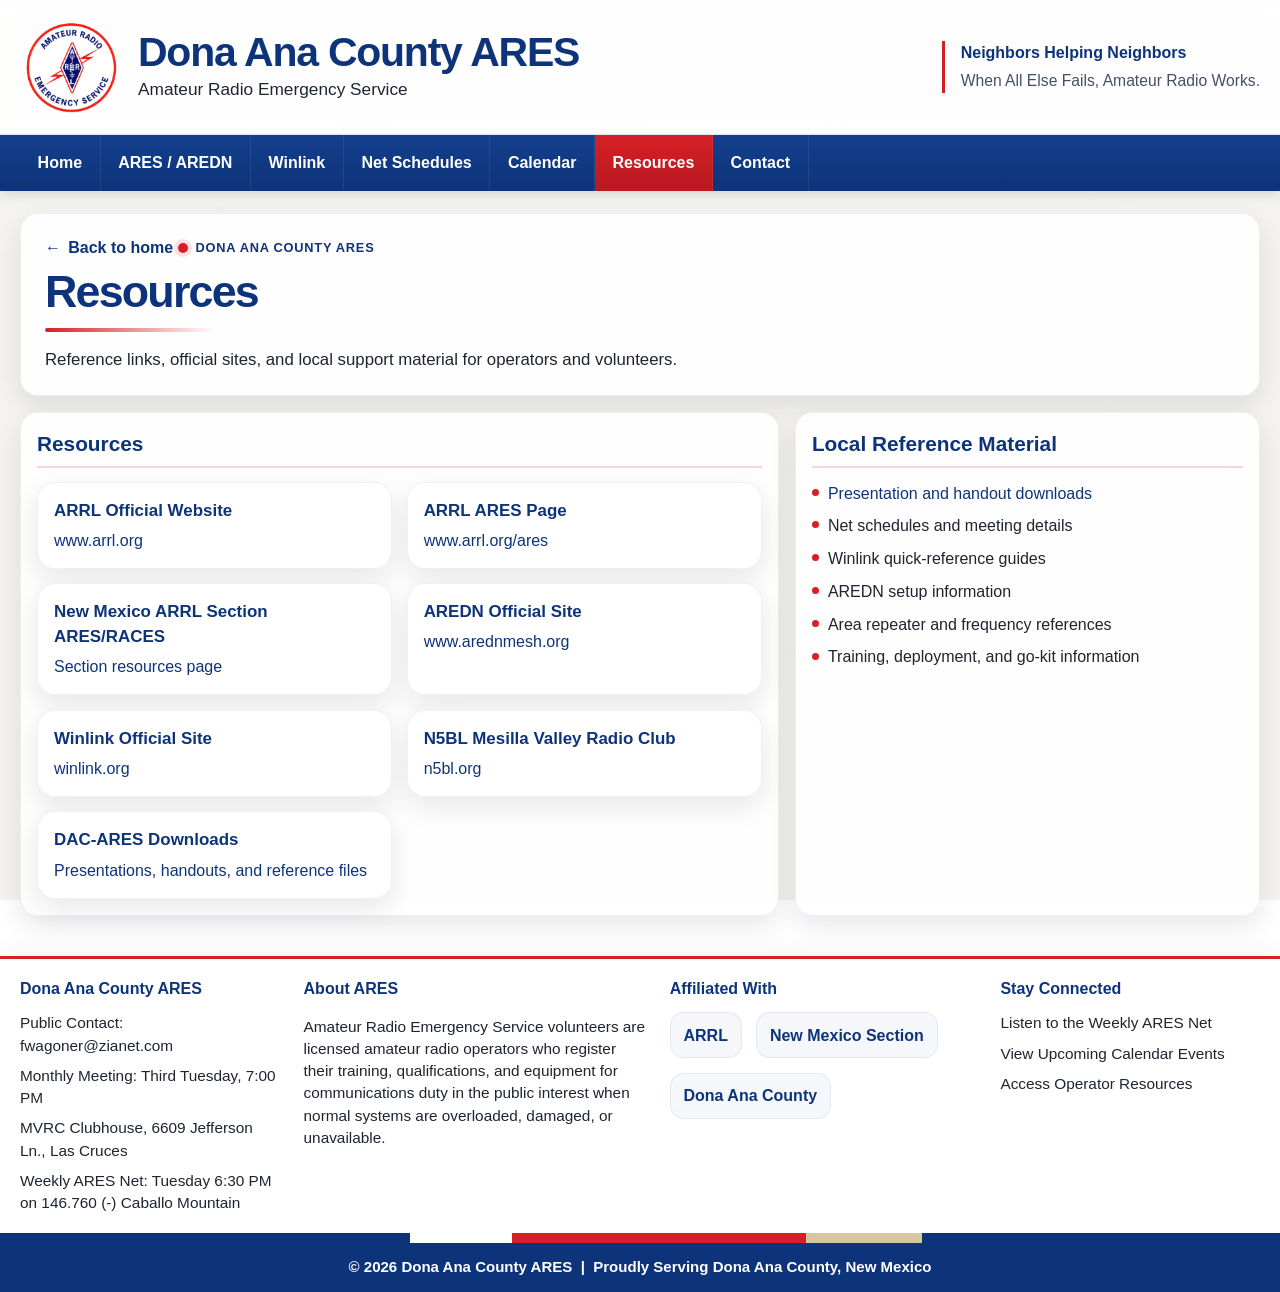
<file: pages/resources(1).html>
<!DOCTYPE html>
<html lang="en">
<head>
<meta charset="UTF-8" />
<meta name="viewport" content="width=device-width, initial-scale=1.0" />
<title>Resources | Dona Ana County ARES</title>
<link rel="icon" type="image/png" href="../assets/favicon.png" />
<style>
:root {
  --navy: #0d347a;
  --navy-2: #153f8d;
  --red: #d61f26;
  --red-dark: #b8191f;
  --ink: #1e2430;
  --ink-soft: #42506a;
  --paper: #f4f3ef;
  --panel: rgba(255,255,255,0.92);
  --line: rgba(13, 52, 122, 0.14);
  --shadow: 0 10px 26px rgba(16, 30, 56, 0.10);
  --radius: 18px;
  --max: 1240px;
}
* { box-sizing: border-box; }
html { scroll-behavior: smooth; }
body {
  margin: 0;
  font-family: Arial, Helvetica, sans-serif;
  color: var(--ink);
  background:
    linear-gradient(rgba(244,243,239,0.94), rgba(244,243,239,0.94)),
    url("../assets/weather-chart-bg.svg");
  background-size: auto, cover;
  background-attachment: fixed;
  line-height: 1.45;
}
img { max-width: 100%; display: block; }
a { color: var(--navy); text-decoration: none; }
a:hover { text-decoration: underline; }
.container { width: min(var(--max), calc(100% - 2rem)); margin: 0 auto; }

.topbar {
  background: rgba(255,255,255,0.92);
  border-bottom: 1px solid rgba(13, 52, 122, 0.10);
  backdrop-filter: blur(6px);
}
.topbar-inner {
  display: grid;
  grid-template-columns: 1.2fr .8fr;
  gap: 1rem;
  align-items: center;
  padding: 1rem 0;
}
.brand {
  display: grid;
  grid-template-columns: 102px 1fr;
  gap: 1rem;
  align-items: center;
}
.brand-logo { width: 102px; aspect-ratio: 1; object-fit: contain; }
.brand-copy h1 {
  margin: 0;
  color: var(--navy);
  font-size: clamp(1.9rem, 3.2vw, 3.3rem);
  line-height: 0.98;
  font-weight: 800;
  letter-spacing: -0.03em;
}
.brand-copy p {
  margin: 0.35rem 0 0;
  color: var(--ink);
  font-size: clamp(1rem, 1.35vw, 1.35rem);
}
.tagline {
  justify-self: end;
  max-width: 420px;
  border-left: 3px solid var(--red);
  padding-left: 1rem;
  text-align: left;
}
.tagline strong {
  display: block;
  color: var(--navy);
  font-size: 1rem;
  margin-bottom: 0.3rem;
}
.tagline span { color: var(--ink-soft); font-size: 0.98rem; }

.nav-wrap {
  background: linear-gradient(180deg, var(--navy-2), var(--navy));
  box-shadow: 0 4px 10px rgba(14, 29, 57, 0.12);
  position: sticky;
  top: 0;
  z-index: 20;
}
.nav {
  display: flex;
  align-items: stretch;
  gap: 0;
  min-height: 56px;
  overflow-x: auto;
  scrollbar-width: none;
}
.nav::-webkit-scrollbar { display: none; }
.nav a {
  color: #fff;
  display: inline-flex;
  align-items: center;
  justify-content: center;
  min-height: 56px;
  padding: 0 1.1rem;
  font-weight: 700;
  white-space: nowrap;
  border-right: 1px solid rgba(255,255,255,0.08);
  transition: background-color .15s ease;
}
.nav a:hover { text-decoration: none; background: rgba(255,255,255,0.08); }
.nav a.active { background: linear-gradient(180deg, var(--red), var(--red-dark)); }

.page-main { padding: 1.35rem 0 2rem; }
.hero-panel, .content-panel, .card, .mini-card {
  background: var(--panel);
  border: 1px solid rgba(0,0,0,0.06);
  box-shadow: var(--shadow);
  border-radius: var(--radius);
}
.hero-panel { padding: 1.4rem 1.5rem; margin-bottom: 1rem; }
.back-link {
  display: inline-flex; align-items: center; gap: .45rem;
  color: var(--navy); font-weight: 700; margin-bottom: .65rem;
}
.back-link::before { content:"←"; }
.eyebrow {
  display: inline-flex; gap: .5rem; align-items: center; color: var(--navy);
  font-weight: 800; text-transform: uppercase; letter-spacing: .06em;
  font-size: .8rem; margin-bottom: .75rem;
}
.eyebrow::before {
  content: ""; width: 10px; height: 10px; background: var(--red);
  border-radius: 999px; box-shadow: 0 0 0 4px rgba(214,31,38,0.12);
}
.hero-panel h2 {
  margin: 0; color: var(--navy); font-size: clamp(1.8rem, 3.5vw, 3.3rem);
  line-height: 0.98; letter-spacing: -0.04em; font-weight: 800;
}
.hero-rule {
  width: 170px; height: 4px; margin: .9rem 0 1rem;
  background: linear-gradient(90deg, var(--red), rgba(214,31,38,0));
  border-radius: 999px;
}
.hero-panel p { margin: 0; font-size: 1.05rem; color: var(--ink); max-width: 980px; }

.content-grid {
  display: grid;
  grid-template-columns: 1.55fr .95fr;
  gap: 1rem;
}
.content-panel { padding: 1rem; }
.panel-title {
  margin: 0 0 .85rem; color: var(--navy); font-size: 1.3rem;
  border-bottom: 2px solid rgba(214,31,38,.18); padding-bottom: .45rem;
}
.subtle { color: var(--ink-soft); }

.card-grid {
  display: grid;
  grid-template-columns: repeat(2, minmax(0,1fr));
  gap: .9rem;
}
.card, .mini-card { padding: 1rem; }
.card h3, .mini-card h3 { margin: 0 0 .35rem; color: var(--navy); font-size: 1.06rem; }
.card p, .mini-card p { margin: 0; }
.info-list { list-style: none; padding: 0; margin: 0; }
.info-list li {
  padding-left: 1rem; position: relative; margin: .6rem 0; color: var(--ink);
}
.info-list li::before {
  content: ""; position: absolute; left: 0; top: .45rem; width: 7px; height: 7px;
  background: var(--red); border-radius: 999px;
}
.note-box {
  border-left: 4px solid var(--red);
  background: rgba(13,52,122,0.04);
  padding: .9rem 1rem;
  border-radius: 12px;
  margin-top: .9rem;
}
.data-table { width: 100%; border-collapse: collapse; }
.data-table th, .data-table td {
  padding: .75rem .65rem; text-align: left; border-bottom: 1px solid var(--line); vertical-align: top;
}
.data-table th {
  color: var(--navy); font-size: .92rem; text-transform: uppercase; letter-spacing: .03em;
}
.kv {
  display: grid; grid-template-columns: 150px 1fr; gap: .4rem .9rem;
}
.kv dt { font-weight: 800; color: var(--navy); }
.kv dd { margin: 0; }

.badge-links { display:flex; flex-wrap:wrap; gap:.65rem; margin-top:.9rem; }
.badge-links a {
  display:inline-flex; padding:.55rem .8rem; border:1px solid rgba(13,52,122,.12);
  border-radius:999px; background:#fff; font-weight:700; color:var(--navy);
}
.embed-frame {
  width: 100%; min-height: 620px; border: 0; border-radius: 14px; background: #fff;
}
.site-footer {
  margin-top: .5rem; border-top: 3px solid var(--red); background: rgba(255,255,255,0.93);
  box-shadow: 0 -6px 20px rgba(16, 30, 56, 0.05);
}
.footer-grid {
  display: grid; grid-template-columns: 1.1fr 1.45fr 1.3fr 1.1fr; gap: 1.5rem; padding: 1.15rem 0;
}
.footer-panel h4 { margin: 0 0 .75rem; color: var(--navy); font-size: 1rem; }
.footer-panel p, .footer-panel li, .footer-panel a { color: var(--ink); font-size: .96rem; }
.footer-panel ul { list-style:none; padding:0; margin:0; }
.footer-panel li+li { margin-top:.5rem; }
.affiliates { display:flex; gap:.9rem; align-items:center; flex-wrap:wrap; }
.affiliate-box {
  padding:.65rem .8rem; background: rgba(13,52,122,0.04);
  border:1px solid rgba(13,52,122,0.08); border-radius:14px; font-weight:800; color:var(--navy);
}
.footer-bottom {
  background: var(--navy); color:#fff; text-align:center; padding:.85rem 1rem; font-size:.94rem; font-weight:700;
}
.stripe-bar {
  height: 10px;
  background: linear-gradient(90deg, var(--navy) 0 32%, #ffffff 32% 40%, var(--red) 40% 63%, #d8c69e 63% 72%, var(--navy) 72% 100%);
}
@media (max-width: 1100px) {
  .topbar-inner, .content-grid, .footer-grid { grid-template-columns: 1fr; }
  .tagline { justify-self: start; max-width: unset; }
}
@media (max-width: 760px) {
  .brand { grid-template-columns: 84px 1fr; }
  .brand-logo { width: 84px; }
  .card-grid { grid-template-columns: 1fr; }
  .container { width: min(var(--max), calc(100% - 1rem)); }
  .kv { grid-template-columns: 1fr; }
}
</style>
</head>
<body>
<header class="topbar">
  <div class="container topbar-inner">
    <div class="brand">
      <img class="brand-logo" src="../assets/ARES-ARRL-Logo-white4%20(transparent).png" alt="Amateur Radio Emergency Service logo" />
      <div class="brand-copy">
        <h1>Dona Ana County ARES</h1>
        <p>Amateur Radio Emergency Service</p>
      </div>
    </div>
    <div class="tagline">
      <strong>Neighbors Helping Neighbors</strong>
      <span>When All Else Fails, Amateur Radio Works.</span>
    </div>
  </div>
</header>

<div class="nav-wrap">
  <nav class="container nav" aria-label="Primary navigation">
    <a href="../index.html">Home</a><a href="dac-aredn-info.html">ARES / AREDN</a><a href="local-winlink-info.html">Winlink</a><a href="net-schedules.html">Net Schedules</a><a href="calendar.html">Calendar</a><a class="active" href="resources.html">Resources</a><a href="../index.html#contact">Contact</a>
  </nav>
</div>

<main class="page-main">
  <div class="container">
    <section class="hero-panel">
      <a class="back-link" href="../index.html">Back to home</a>
      <div class="eyebrow">Dona Ana County ARES</div>
      <h2>Resources</h2>
      <div class="hero-rule"></div>
      <p>Reference links, official sites, and local support material for operators and volunteers.</p>
    </section>

    <section class="content-grid">
      <div class="content-panel">
        
<h3 class="panel-title">Resources</h3>
<div class="card-grid">
  <article class="card"><h3>ARRL Official Website</h3><p><a href="https://www.arrl.org/" target="_blank" rel="noopener">www.arrl.org</a></p></article>
  <article class="card"><h3>ARRL ARES Page</h3><p><a href="https://www.arrl.org/ares" target="_blank" rel="noopener">www.arrl.org/ares</a></p></article>
  <article class="card"><h3>New Mexico ARRL Section ARES/RACES</h3><p><a href="https://www.arrl-nm.org/wp/section-resources/aresraces" target="_blank" rel="noopener">Section resources page</a></p></article>
  <article class="card"><h3>AREDN Official Site</h3><p><a href="https://www.arednmesh.org/" target="_blank" rel="noopener">www.arednmesh.org</a></p></article>
  <article class="card"><h3>Winlink Official Site</h3><p><a href="https://winlink.org/" target="_blank" rel="noopener">winlink.org</a></p></article>
  <article class="card"><h3>N5BL Mesilla Valley Radio Club</h3><p><a href="https://n5bl.org/" target="_blank" rel="noopener">n5bl.org</a></p></article>
  <article class="card">
    <h3>DAC-ARES Downloads</h3>
    <p><a href="../downloads/">Presentations, handouts, and reference files</a></p>
  </article>
</div>

      </div>
      <aside class="content-panel">
        
<h3 class="panel-title">Local Reference Material</h3>
<ul class="info-list">
  <li><a href="../downloads/">Presentation and handout downloads</a></li>
  <li>Net schedules and meeting details</li>
  <li>Winlink quick-reference guides</li>
  <li>AREDN setup information</li>
  <li>Area repeater and frequency references</li>
  <li>Training, deployment, and go-kit information</li>
</ul>

      </aside>
    </section>
  </div>
</main>

<footer class="site-footer" id="contact">
  <div class="container footer-grid">
    <section class="footer-panel">
      <h4>Dona Ana County ARES</h4>
      <ul>
        <li>Public Contact: <a href="mailto:fwagoner@zianet.com">fwagoner@zianet.com</a></li>
        <li>Monthly Meeting: Third Tuesday, 7:00 PM</li>
        <li>MVRC Clubhouse, 6609 Jefferson Ln., Las Cruces</li>
        <li>Weekly ARES Net: Tuesday 6:30 PM on 146.760 (-) Caballo Mountain</li>
      </ul>
    </section>
    <section class="footer-panel">
      <h4>About ARES</h4>
      <p>
        Amateur Radio Emergency Service volunteers are licensed amateur radio operators who register
        their training, qualifications, and equipment for communications duty in the public interest
        when normal systems are overloaded, damaged, or unavailable.
      </p>
    </section>
    <section class="footer-panel">
      <h4>Affiliated With</h4>
      <div class="affiliates">
        <div class="affiliate-box">ARRL</div>
        <div class="affiliate-box">New Mexico Section</div>
        <div class="affiliate-box">Dona Ana County</div>
      </div>
    </section>
    <section class="footer-panel">
      <h4>Stay Connected</h4>
      <ul>
        <li><a href="net-schedules.html">Listen to the Weekly ARES Net</a></li>
        <li><a href="calendar.html">View Upcoming Calendar Events</a></li>
        <li><a href="resources.html">Access Operator Resources</a></li>
      </ul>
    </section>
  </div>
  <div class="stripe-bar"></div>
  <div class="footer-bottom">© 2026 Dona Ana County ARES &nbsp;|&nbsp; Proudly Serving Dona Ana County, New Mexico</div>
</footer>
</body>
</html>
</file>
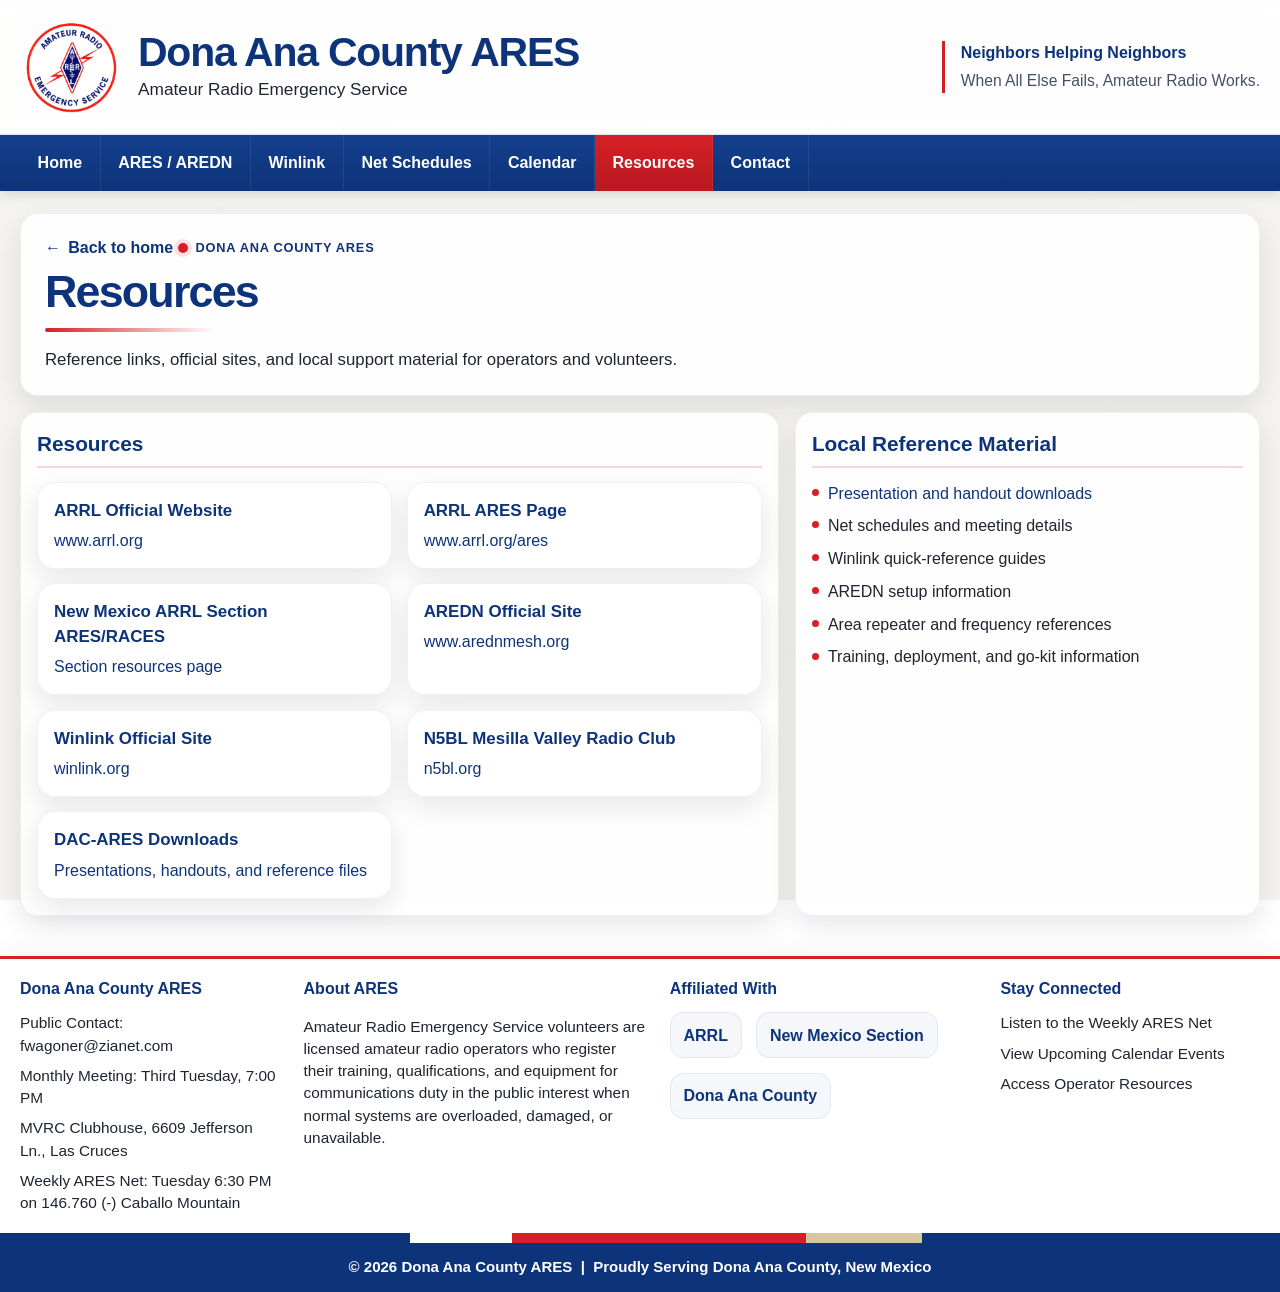
<file: pages/resources.html>
<!DOCTYPE html>
<html lang="en">
<head>
<meta charset="UTF-8" />
<meta name="viewport" content="width=device-width, initial-scale=1.0" />
<title>Resources | Dona Ana County ARES</title>
<link rel="icon" type="image/png" href="../assets/favicon.png" />
<style>
:root {
  --navy: #0d347a;
  --navy-2: #153f8d;
  --red: #d61f26;
  --red-dark: #b8191f;
  --ink: #1e2430;
  --ink-soft: #42506a;
  --paper: #f4f3ef;
  --panel: rgba(255,255,255,0.92);
  --line: rgba(13, 52, 122, 0.14);
  --shadow: 0 10px 26px rgba(16, 30, 56, 0.10);
  --radius: 18px;
  --max: 1240px;
}
* { box-sizing: border-box; }
html { scroll-behavior: smooth; }
body {
  margin: 0;
  font-family: Arial, Helvetica, sans-serif;
  color: var(--ink);
  background:
    linear-gradient(rgba(244,243,239,0.94), rgba(244,243,239,0.94)),
    url("../assets/weather-chart-bg.svg");
  background-size: auto, cover;
  background-attachment: fixed;
  line-height: 1.45;
}
img { max-width: 100%; display: block; }
a { color: var(--navy); text-decoration: none; }
a:hover { text-decoration: underline; }
.container { width: min(var(--max), calc(100% - 2rem)); margin: 0 auto; }

.topbar {
  background: rgba(255,255,255,0.92);
  border-bottom: 1px solid rgba(13, 52, 122, 0.10);
  backdrop-filter: blur(6px);
}
.topbar-inner {
  display: grid;
  grid-template-columns: 1.2fr .8fr;
  gap: 1rem;
  align-items: center;
  padding: 1rem 0;
}
.brand {
  display: grid;
  grid-template-columns: 102px 1fr;
  gap: 1rem;
  align-items: center;
}
.brand-logo { width: 102px; aspect-ratio: 1; object-fit: contain; }
.brand-copy h1 {
  margin: 0;
  color: var(--navy);
  font-size: clamp(1.9rem, 3.2vw, 3.3rem);
  line-height: 0.98;
  font-weight: 800;
  letter-spacing: -0.03em;
}
.brand-copy p {
  margin: 0.35rem 0 0;
  color: var(--ink);
  font-size: clamp(1rem, 1.35vw, 1.35rem);
}
.tagline {
  justify-self: end;
  max-width: 420px;
  border-left: 3px solid var(--red);
  padding-left: 1rem;
  text-align: left;
}
.tagline strong {
  display: block;
  color: var(--navy);
  font-size: 1rem;
  margin-bottom: 0.3rem;
}
.tagline span { color: var(--ink-soft); font-size: 0.98rem; }

.nav-wrap {
  background: linear-gradient(180deg, var(--navy-2), var(--navy));
  box-shadow: 0 4px 10px rgba(14, 29, 57, 0.12);
  position: sticky;
  top: 0;
  z-index: 20;
}
.nav {
  display: flex;
  align-items: stretch;
  gap: 0;
  min-height: 56px;
  overflow-x: auto;
  scrollbar-width: none;
}
.nav::-webkit-scrollbar { display: none; }
.nav a {
  color: #fff;
  display: inline-flex;
  align-items: center;
  justify-content: center;
  min-height: 56px;
  padding: 0 1.1rem;
  font-weight: 700;
  white-space: nowrap;
  border-right: 1px solid rgba(255,255,255,0.08);
  transition: background-color .15s ease;
}
.nav a:hover { text-decoration: none; background: rgba(255,255,255,0.08); }
.nav a.active { background: linear-gradient(180deg, var(--red), var(--red-dark)); }

.page-main { padding: 1.35rem 0 2rem; }
.hero-panel, .content-panel, .card, .mini-card {
  background: var(--panel);
  border: 1px solid rgba(0,0,0,0.06);
  box-shadow: var(--shadow);
  border-radius: var(--radius);
}
.hero-panel { padding: 1.4rem 1.5rem; margin-bottom: 1rem; }
.back-link {
  display: inline-flex; align-items: center; gap: .45rem;
  color: var(--navy); font-weight: 700; margin-bottom: .65rem;
}
.back-link::before { content:"←"; }
.eyebrow {
  display: inline-flex; gap: .5rem; align-items: center; color: var(--navy);
  font-weight: 800; text-transform: uppercase; letter-spacing: .06em;
  font-size: .8rem; margin-bottom: .75rem;
}
.eyebrow::before {
  content: ""; width: 10px; height: 10px; background: var(--red);
  border-radius: 999px; box-shadow: 0 0 0 4px rgba(214,31,38,0.12);
}
.hero-panel h2 {
  margin: 0; color: var(--navy); font-size: clamp(1.8rem, 3.5vw, 3.3rem);
  line-height: 0.98; letter-spacing: -0.04em; font-weight: 800;
}
.hero-rule {
  width: 170px; height: 4px; margin: .9rem 0 1rem;
  background: linear-gradient(90deg, var(--red), rgba(214,31,38,0));
  border-radius: 999px;
}
.hero-panel p { margin: 0; font-size: 1.05rem; color: var(--ink); max-width: 980px; }

.content-grid {
  display: grid;
  grid-template-columns: 1.55fr .95fr;
  gap: 1rem;
}
.content-panel { padding: 1rem; }
.panel-title {
  margin: 0 0 .85rem; color: var(--navy); font-size: 1.3rem;
  border-bottom: 2px solid rgba(214,31,38,.18); padding-bottom: .45rem;
}
.subtle { color: var(--ink-soft); }

.card-grid {
  display: grid;
  grid-template-columns: repeat(2, minmax(0,1fr));
  gap: .9rem;
}
.card, .mini-card { padding: 1rem; }
.card h3, .mini-card h3 { margin: 0 0 .35rem; color: var(--navy); font-size: 1.06rem; }
.card p, .mini-card p { margin: 0; }
.info-list { list-style: none; padding: 0; margin: 0; }
.info-list li {
  padding-left: 1rem; position: relative; margin: .6rem 0; color: var(--ink);
}
.info-list li::before {
  content: ""; position: absolute; left: 0; top: .45rem; width: 7px; height: 7px;
  background: var(--red); border-radius: 999px;
}
.note-box {
  border-left: 4px solid var(--red);
  background: rgba(13,52,122,0.04);
  padding: .9rem 1rem;
  border-radius: 12px;
  margin-top: .9rem;
}
.data-table { width: 100%; border-collapse: collapse; }
.data-table th, .data-table td {
  padding: .75rem .65rem; text-align: left; border-bottom: 1px solid var(--line); vertical-align: top;
}
.data-table th {
  color: var(--navy); font-size: .92rem; text-transform: uppercase; letter-spacing: .03em;
}
.kv {
  display: grid; grid-template-columns: 150px 1fr; gap: .4rem .9rem;
}
.kv dt { font-weight: 800; color: var(--navy); }
.kv dd { margin: 0; }

.badge-links { display:flex; flex-wrap:wrap; gap:.65rem; margin-top:.9rem; }
.badge-links a {
  display:inline-flex; padding:.55rem .8rem; border:1px solid rgba(13,52,122,.12);
  border-radius:999px; background:#fff; font-weight:700; color:var(--navy);
}
.embed-frame {
  width: 100%; min-height: 620px; border: 0; border-radius: 14px; background: #fff;
}
.site-footer {
  margin-top: .5rem; border-top: 3px solid var(--red); background: rgba(255,255,255,0.93);
  box-shadow: 0 -6px 20px rgba(16, 30, 56, 0.05);
}
.footer-grid {
  display: grid; grid-template-columns: 1.1fr 1.45fr 1.3fr 1.1fr; gap: 1.5rem; padding: 1.15rem 0;
}
.footer-panel h4 { margin: 0 0 .75rem; color: var(--navy); font-size: 1rem; }
.footer-panel p, .footer-panel li, .footer-panel a { color: var(--ink); font-size: .96rem; }
.footer-panel ul { list-style:none; padding:0; margin:0; }
.footer-panel li+li { margin-top:.5rem; }
.affiliates { display:flex; gap:.9rem; align-items:center; flex-wrap:wrap; }
.affiliate-box {
  padding:.65rem .8rem; background: rgba(13,52,122,0.04);
  border:1px solid rgba(13,52,122,0.08); border-radius:14px; font-weight:800; color:var(--navy);
}
.footer-bottom {
  background: var(--navy); color:#fff; text-align:center; padding:.85rem 1rem; font-size:.94rem; font-weight:700;
}
.stripe-bar {
  height: 10px;
  background: linear-gradient(90deg, var(--navy) 0 32%, #ffffff 32% 40%, var(--red) 40% 63%, #d8c69e 63% 72%, var(--navy) 72% 100%);
}
@media (max-width: 1100px) {
  .topbar-inner, .content-grid, .footer-grid { grid-template-columns: 1fr; }
  .tagline { justify-self: start; max-width: unset; }
}
@media (max-width: 760px) {
  .brand { grid-template-columns: 84px 1fr; }
  .brand-logo { width: 84px; }
  .card-grid { grid-template-columns: 1fr; }
  .container { width: min(var(--max), calc(100% - 1rem)); }
  .kv { grid-template-columns: 1fr; }
}
</style>
</head>
<body>
<header class="topbar">
  <div class="container topbar-inner">
    <div class="brand">
      <img class="brand-logo" src="../assets/ARES-ARRL-Logo-white4%20(transparent).png" alt="Amateur Radio Emergency Service logo" />
      <div class="brand-copy">
        <h1>Dona Ana County ARES</h1>
        <p>Amateur Radio Emergency Service</p>
      </div>
    </div>
    <div class="tagline">
      <strong>Neighbors Helping Neighbors</strong>
      <span>When All Else Fails, Amateur Radio Works.</span>
    </div>
  </div>
</header>

<div class="nav-wrap">
  <nav class="container nav" aria-label="Primary navigation">
    <a href="../index.html">Home</a><a href="dac-aredn-info.html">ARES / AREDN</a><a href="local-winlink-info.html">Winlink</a><a href="net-schedules.html">Net Schedules</a><a href="calendar.html">Calendar</a><a class="active" href="resources.html">Resources</a><a href="../index.html#contact">Contact</a>
  </nav>
</div>

<main class="page-main">
  <div class="container">
    <section class="hero-panel">
      <a class="back-link" href="../index.html">Back to home</a>
      <div class="eyebrow">Dona Ana County ARES</div>
      <h2>Resources</h2>
      <div class="hero-rule"></div>
      <p>Reference links, official sites, and local support material for operators and volunteers.</p>
    </section>

    <section class="content-grid">
      <div class="content-panel">
        
<h3 class="panel-title">Resources</h3>
<div class="card-grid">
  <article class="card"><h3>ARRL Official Website</h3><p><a href="https://www.arrl.org/" target="_blank" rel="noopener">www.arrl.org</a></p></article>
  <article class="card"><h3>ARRL ARES Page</h3><p><a href="https://www.arrl.org/ares" target="_blank" rel="noopener">www.arrl.org/ares</a></p></article>
  <article class="card"><h3>New Mexico ARRL Section ARES/RACES</h3><p><a href="https://www.arrl-nm.org/wp/section-resources/aresraces" target="_blank" rel="noopener">Section resources page</a></p></article>
  <article class="card"><h3>AREDN Official Site</h3><p><a href="https://www.arednmesh.org/" target="_blank" rel="noopener">www.arednmesh.org</a></p></article>
  <article class="card"><h3>Winlink Official Site</h3><p><a href="https://winlink.org/" target="_blank" rel="noopener">winlink.org</a></p></article>
  <article class="card"><h3>N5BL Mesilla Valley Radio Club</h3><p><a href="https://n5bl.org/" target="_blank" rel="noopener">n5bl.org</a></p></article>
  <article class="card">
    <h3>DAC-ARES Downloads</h3>
    <p><a href="../downloads/">Presentations, handouts, and reference files</a></p>
  </article>
</div>

      </div>
      <aside class="content-panel">
        
<h3 class="panel-title">Local Reference Material</h3>
<ul class="info-list">
  <li><a href="../downloads/">Presentation and handout downloads</a></li>
  <li>Net schedules and meeting details</li>
  <li>Winlink quick-reference guides</li>
  <li>AREDN setup information</li>
  <li>Area repeater and frequency references</li>
  <li>Training, deployment, and go-kit information</li>
</ul>

      </aside>
    </section>
  </div>
</main>

<footer class="site-footer" id="contact">
  <div class="container footer-grid">
    <section class="footer-panel">
      <h4>Dona Ana County ARES</h4>
      <ul>
        <li>Public Contact: <a href="mailto:fwagoner@zianet.com">fwagoner@zianet.com</a></li>
        <li>Monthly Meeting: Third Tuesday, 7:00 PM</li>
        <li>MVRC Clubhouse, 6609 Jefferson Ln., Las Cruces</li>
        <li>Weekly ARES Net: Tuesday 6:30 PM on 146.760 (-) Caballo Mountain</li>
      </ul>
    </section>
    <section class="footer-panel">
      <h4>About ARES</h4>
      <p>
        Amateur Radio Emergency Service volunteers are licensed amateur radio operators who register
        their training, qualifications, and equipment for communications duty in the public interest
        when normal systems are overloaded, damaged, or unavailable.
      </p>
    </section>
    <section class="footer-panel">
      <h4>Affiliated With</h4>
      <div class="affiliates">
        <div class="affiliate-box">ARRL</div>
        <div class="affiliate-box">New Mexico Section</div>
        <div class="affiliate-box">Dona Ana County</div>
      </div>
    </section>
    <section class="footer-panel">
      <h4>Stay Connected</h4>
      <ul>
        <li><a href="net-schedules.html">Listen to the Weekly ARES Net</a></li>
        <li><a href="calendar.html">View Upcoming Calendar Events</a></li>
        <li><a href="resources.html">Access Operator Resources</a></li>
      </ul>
    </section>
  </div>
  <div class="stripe-bar"></div>
  <div class="footer-bottom">© 2026 Dona Ana County ARES &nbsp;|&nbsp; Proudly Serving Dona Ana County, New Mexico</div>
</footer>
</body>
</html>
</file>
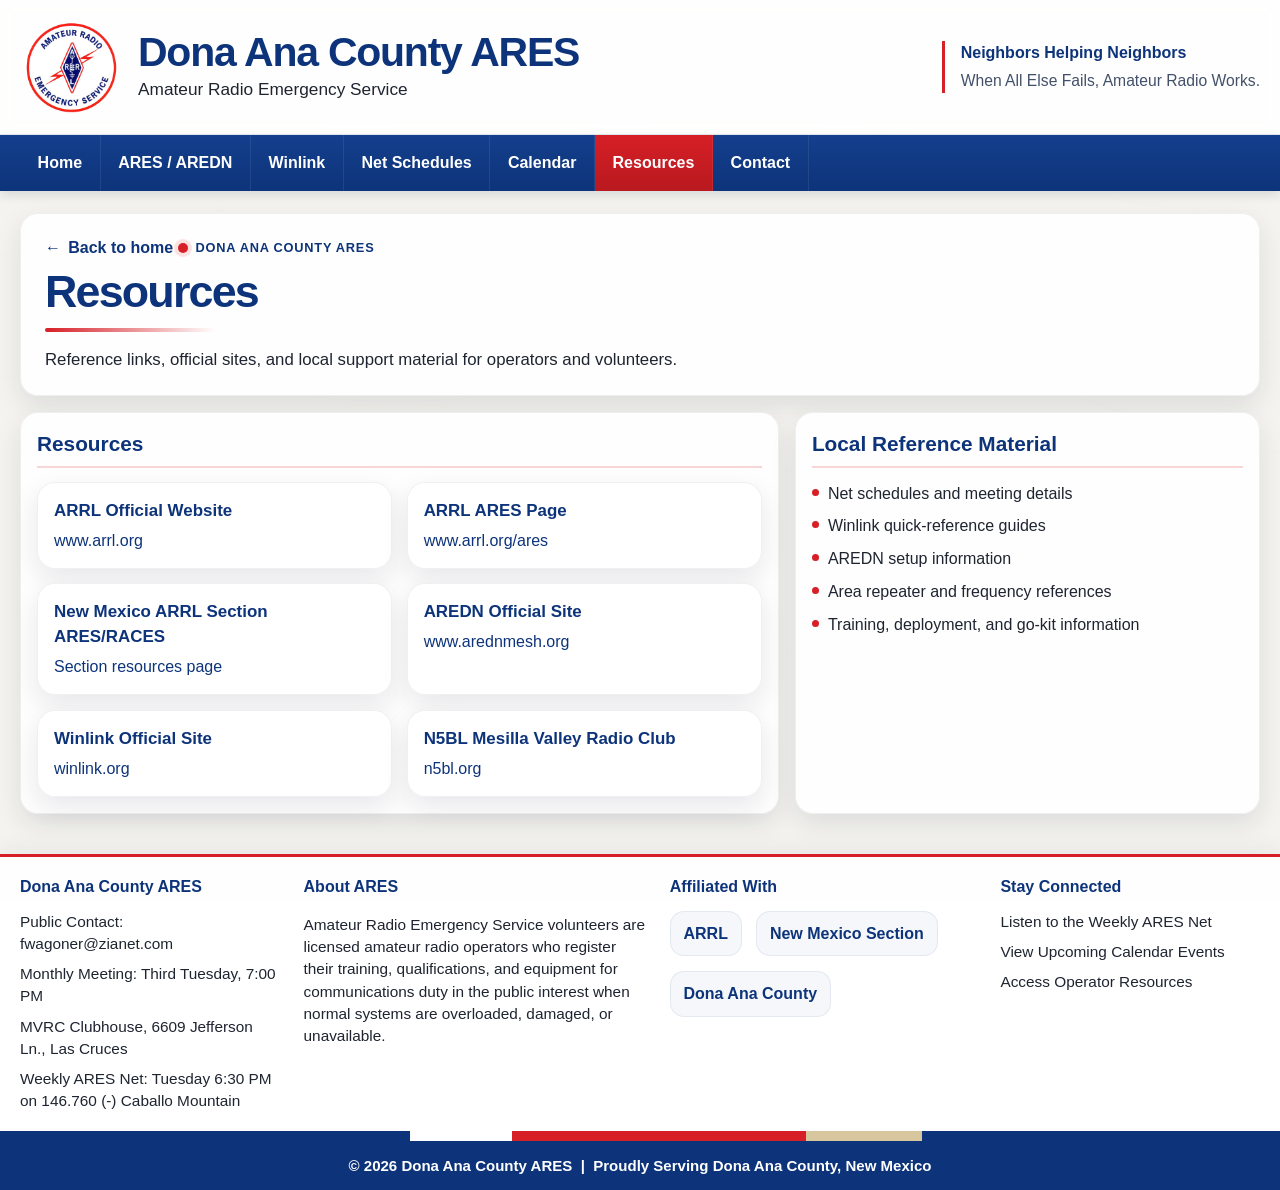
<file: pages/resourcesX.html>
<!DOCTYPE html>
<html lang="en">
<head>
<meta charset="UTF-8" />
<meta name="viewport" content="width=device-width, initial-scale=1.0" />
<title>Resources | Dona Ana County ARES</title>
<link rel="icon" type="image/png" href="../assets/favicon.png" />
<style>
:root {
  --navy: #0d347a;
  --navy-2: #153f8d;
  --red: #d61f26;
  --red-dark: #b8191f;
  --ink: #1e2430;
  --ink-soft: #42506a;
  --paper: #f4f3ef;
  --panel: rgba(255,255,255,0.92);
  --line: rgba(13, 52, 122, 0.14);
  --shadow: 0 10px 26px rgba(16, 30, 56, 0.10);
  --radius: 18px;
  --max: 1240px;
}
* { box-sizing: border-box; }
html { scroll-behavior: smooth; }
body {
  margin: 0;
  font-family: Arial, Helvetica, sans-serif;
  color: var(--ink);
  background:
    linear-gradient(rgba(244,243,239,0.94), rgba(244,243,239,0.94)),
    url("../assets/weather-chart-bg.svg");
  background-size: auto, cover;
  background-attachment: fixed;
  line-height: 1.45;
}
img { max-width: 100%; display: block; }
a { color: var(--navy); text-decoration: none; }
a:hover { text-decoration: underline; }
.container { width: min(var(--max), calc(100% - 2rem)); margin: 0 auto; }

.topbar {
  background: rgba(255,255,255,0.92);
  border-bottom: 1px solid rgba(13, 52, 122, 0.10);
  backdrop-filter: blur(6px);
}
.topbar-inner {
  display: grid;
  grid-template-columns: 1.2fr .8fr;
  gap: 1rem;
  align-items: center;
  padding: 1rem 0;
}
.brand {
  display: grid;
  grid-template-columns: 102px 1fr;
  gap: 1rem;
  align-items: center;
}
.brand-logo { width: 102px; aspect-ratio: 1; object-fit: contain; }
.brand-copy h1 {
  margin: 0;
  color: var(--navy);
  font-size: clamp(1.9rem, 3.2vw, 3.3rem);
  line-height: 0.98;
  font-weight: 800;
  letter-spacing: -0.03em;
}
.brand-copy p {
  margin: 0.35rem 0 0;
  color: var(--ink);
  font-size: clamp(1rem, 1.35vw, 1.35rem);
}
.tagline {
  justify-self: end;
  max-width: 420px;
  border-left: 3px solid var(--red);
  padding-left: 1rem;
  text-align: left;
}
.tagline strong {
  display: block;
  color: var(--navy);
  font-size: 1rem;
  margin-bottom: 0.3rem;
}
.tagline span { color: var(--ink-soft); font-size: 0.98rem; }

.nav-wrap {
  background: linear-gradient(180deg, var(--navy-2), var(--navy));
  box-shadow: 0 4px 10px rgba(14, 29, 57, 0.12);
  position: sticky;
  top: 0;
  z-index: 20;
}
.nav {
  display: flex;
  align-items: stretch;
  gap: 0;
  min-height: 56px;
  overflow-x: auto;
  scrollbar-width: none;
}
.nav::-webkit-scrollbar { display: none; }
.nav a {
  color: #fff;
  display: inline-flex;
  align-items: center;
  justify-content: center;
  min-height: 56px;
  padding: 0 1.1rem;
  font-weight: 700;
  white-space: nowrap;
  border-right: 1px solid rgba(255,255,255,0.08);
  transition: background-color .15s ease;
}
.nav a:hover { text-decoration: none; background: rgba(255,255,255,0.08); }
.nav a.active { background: linear-gradient(180deg, var(--red), var(--red-dark)); }

.page-main { padding: 1.35rem 0 2rem; }
.hero-panel, .content-panel, .card, .mini-card {
  background: var(--panel);
  border: 1px solid rgba(0,0,0,0.06);
  box-shadow: var(--shadow);
  border-radius: var(--radius);
}
.hero-panel { padding: 1.4rem 1.5rem; margin-bottom: 1rem; }
.back-link {
  display: inline-flex; align-items: center; gap: .45rem;
  color: var(--navy); font-weight: 700; margin-bottom: .65rem;
}
.back-link::before { content:"←"; }
.eyebrow {
  display: inline-flex; gap: .5rem; align-items: center; color: var(--navy);
  font-weight: 800; text-transform: uppercase; letter-spacing: .06em;
  font-size: .8rem; margin-bottom: .75rem;
}
.eyebrow::before {
  content: ""; width: 10px; height: 10px; background: var(--red);
  border-radius: 999px; box-shadow: 0 0 0 4px rgba(214,31,38,0.12);
}
.hero-panel h2 {
  margin: 0; color: var(--navy); font-size: clamp(1.8rem, 3.5vw, 3.3rem);
  line-height: 0.98; letter-spacing: -0.04em; font-weight: 800;
}
.hero-rule {
  width: 170px; height: 4px; margin: .9rem 0 1rem;
  background: linear-gradient(90deg, var(--red), rgba(214,31,38,0));
  border-radius: 999px;
}
.hero-panel p { margin: 0; font-size: 1.05rem; color: var(--ink); max-width: 980px; }

.content-grid {
  display: grid;
  grid-template-columns: 1.55fr .95fr;
  gap: 1rem;
}
.content-panel { padding: 1rem; }
.panel-title {
  margin: 0 0 .85rem; color: var(--navy); font-size: 1.3rem;
  border-bottom: 2px solid rgba(214,31,38,.18); padding-bottom: .45rem;
}
.subtle { color: var(--ink-soft); }

.card-grid {
  display: grid;
  grid-template-columns: repeat(2, minmax(0,1fr));
  gap: .9rem;
}
.card, .mini-card { padding: 1rem; }
.card h3, .mini-card h3 { margin: 0 0 .35rem; color: var(--navy); font-size: 1.06rem; }
.card p, .mini-card p { margin: 0; }
.info-list { list-style: none; padding: 0; margin: 0; }
.info-list li {
  padding-left: 1rem; position: relative; margin: .6rem 0; color: var(--ink);
}
.info-list li::before {
  content: ""; position: absolute; left: 0; top: .45rem; width: 7px; height: 7px;
  background: var(--red); border-radius: 999px;
}
.note-box {
  border-left: 4px solid var(--red);
  background: rgba(13,52,122,0.04);
  padding: .9rem 1rem;
  border-radius: 12px;
  margin-top: .9rem;
}
.data-table { width: 100%; border-collapse: collapse; }
.data-table th, .data-table td {
  padding: .75rem .65rem; text-align: left; border-bottom: 1px solid var(--line); vertical-align: top;
}
.data-table th {
  color: var(--navy); font-size: .92rem; text-transform: uppercase; letter-spacing: .03em;
}
.kv {
  display: grid; grid-template-columns: 150px 1fr; gap: .4rem .9rem;
}
.kv dt { font-weight: 800; color: var(--navy); }
.kv dd { margin: 0; }

.badge-links { display:flex; flex-wrap:wrap; gap:.65rem; margin-top:.9rem; }
.badge-links a {
  display:inline-flex; padding:.55rem .8rem; border:1px solid rgba(13,52,122,.12);
  border-radius:999px; background:#fff; font-weight:700; color:var(--navy);
}
.embed-frame {
  width: 100%; min-height: 620px; border: 0; border-radius: 14px; background: #fff;
}
.site-footer {
  margin-top: .5rem; border-top: 3px solid var(--red); background: rgba(255,255,255,0.93);
  box-shadow: 0 -6px 20px rgba(16, 30, 56, 0.05);
}
.footer-grid {
  display: grid; grid-template-columns: 1.1fr 1.45fr 1.3fr 1.1fr; gap: 1.5rem; padding: 1.15rem 0;
}
.footer-panel h4 { margin: 0 0 .75rem; color: var(--navy); font-size: 1rem; }
.footer-panel p, .footer-panel li, .footer-panel a { color: var(--ink); font-size: .96rem; }
.footer-panel ul { list-style:none; padding:0; margin:0; }
.footer-panel li+li { margin-top:.5rem; }
.affiliates { display:flex; gap:.9rem; align-items:center; flex-wrap:wrap; }
.affiliate-box {
  padding:.65rem .8rem; background: rgba(13,52,122,0.04);
  border:1px solid rgba(13,52,122,0.08); border-radius:14px; font-weight:800; color:var(--navy);
}
.footer-bottom {
  background: var(--navy); color:#fff; text-align:center; padding:.85rem 1rem; font-size:.94rem; font-weight:700;
}
.stripe-bar {
  height: 10px;
  background: linear-gradient(90deg, var(--navy) 0 32%, #ffffff 32% 40%, var(--red) 40% 63%, #d8c69e 63% 72%, var(--navy) 72% 100%);
}
@media (max-width: 1100px) {
  .topbar-inner, .content-grid, .footer-grid { grid-template-columns: 1fr; }
  .tagline { justify-self: start; max-width: unset; }
}
@media (max-width: 760px) {
  .brand { grid-template-columns: 84px 1fr; }
  .brand-logo { width: 84px; }
  .card-grid { grid-template-columns: 1fr; }
  .container { width: min(var(--max), calc(100% - 1rem)); }
  .kv { grid-template-columns: 1fr; }
}
</style>
</head>
<body>
<header class="topbar">
  <div class="container topbar-inner">
    <div class="brand">
      <img class="brand-logo" src="../assets/ARES-ARRL-Logo-white4%20(transparent).png" alt="Amateur Radio Emergency Service logo" />
      <div class="brand-copy">
        <h1>Dona Ana County ARES</h1>
        <p>Amateur Radio Emergency Service</p>
      </div>
    </div>
    <div class="tagline">
      <strong>Neighbors Helping Neighbors</strong>
      <span>When All Else Fails, Amateur Radio Works.</span>
    </div>
  </div>
</header>

<div class="nav-wrap">
  <nav class="container nav" aria-label="Primary navigation">
    <a href="../index.html">Home</a><a href="dac-aredn-info.html">ARES / AREDN</a><a href="local-winlink-info.html">Winlink</a><a href="net-schedules.html">Net Schedules</a><a href="calendar.html">Calendar</a><a class="active" href="resources.html">Resources</a><a href="../index.html#contact">Contact</a>
  </nav>
</div>

<main class="page-main">
  <div class="container">
    <section class="hero-panel">
      <a class="back-link" href="../index.html">Back to home</a>
      <div class="eyebrow">Dona Ana County ARES</div>
      <h2>Resources</h2>
      <div class="hero-rule"></div>
      <p>Reference links, official sites, and local support material for operators and volunteers.</p>
    </section>

    <section class="content-grid">
      <div class="content-panel">
        
<h3 class="panel-title">Resources</h3>
<div class="card-grid">
  <article class="card"><h3>ARRL Official Website</h3><p><a href="https://www.arrl.org/" target="_blank" rel="noopener">www.arrl.org</a></p></article>
  <article class="card"><h3>ARRL ARES Page</h3><p><a href="https://www.arrl.org/ares" target="_blank" rel="noopener">www.arrl.org/ares</a></p></article>
  <article class="card"><h3>New Mexico ARRL Section ARES/RACES</h3><p><a href="https://www.arrl-nm.org/wp/section-resources/aresraces" target="_blank" rel="noopener">Section resources page</a></p></article>
  <article class="card"><h3>AREDN Official Site</h3><p><a href="https://www.arednmesh.org/" target="_blank" rel="noopener">www.arednmesh.org</a></p></article>
  <article class="card"><h3>Winlink Official Site</h3><p><a href="https://winlink.org/" target="_blank" rel="noopener">winlink.org</a></p></article>
  <article class="card"><h3>N5BL Mesilla Valley Radio Club</h3><p><a href="https://n5bl.org/" target="_blank" rel="noopener">n5bl.org</a></p></article>
</div>

      </div>
      <aside class="content-panel">
        
<h3 class="panel-title">Local Reference Material</h3>
<ul class="info-list">
  <li>Net schedules and meeting details</li>
  <li>Winlink quick-reference guides</li>
  <li>AREDN setup information</li>
  <li>Area repeater and frequency references</li>
  <li>Training, deployment, and go-kit information</li>
</ul>

      </aside>
    </section>
  </div>
</main>

<footer class="site-footer" id="contact">
  <div class="container footer-grid">
    <section class="footer-panel">
      <h4>Dona Ana County ARES</h4>
      <ul>
        <li>Public Contact: <a href="mailto:fwagoner@zianet.com">fwagoner@zianet.com</a></li>
        <li>Monthly Meeting: Third Tuesday, 7:00 PM</li>
        <li>MVRC Clubhouse, 6609 Jefferson Ln., Las Cruces</li>
        <li>Weekly ARES Net: Tuesday 6:30 PM on 146.760 (-) Caballo Mountain</li>
      </ul>
    </section>
    <section class="footer-panel">
      <h4>About ARES</h4>
      <p>
        Amateur Radio Emergency Service volunteers are licensed amateur radio operators who register
        their training, qualifications, and equipment for communications duty in the public interest
        when normal systems are overloaded, damaged, or unavailable.
      </p>
    </section>
    <section class="footer-panel">
      <h4>Affiliated With</h4>
      <div class="affiliates">
        <div class="affiliate-box">ARRL</div>
        <div class="affiliate-box">New Mexico Section</div>
        <div class="affiliate-box">Dona Ana County</div>
      </div>
    </section>
    <section class="footer-panel">
      <h4>Stay Connected</h4>
      <ul>
        <li><a href="net-schedules.html">Listen to the Weekly ARES Net</a></li>
        <li><a href="calendar.html">View Upcoming Calendar Events</a></li>
        <li><a href="resources.html">Access Operator Resources</a></li>
      </ul>
    </section>
  </div>
  <div class="stripe-bar"></div>
  <div class="footer-bottom">© 2026 Dona Ana County ARES &nbsp;|&nbsp; Proudly Serving Dona Ana County, New Mexico</div>
</footer>
</body>
</html>
</file>
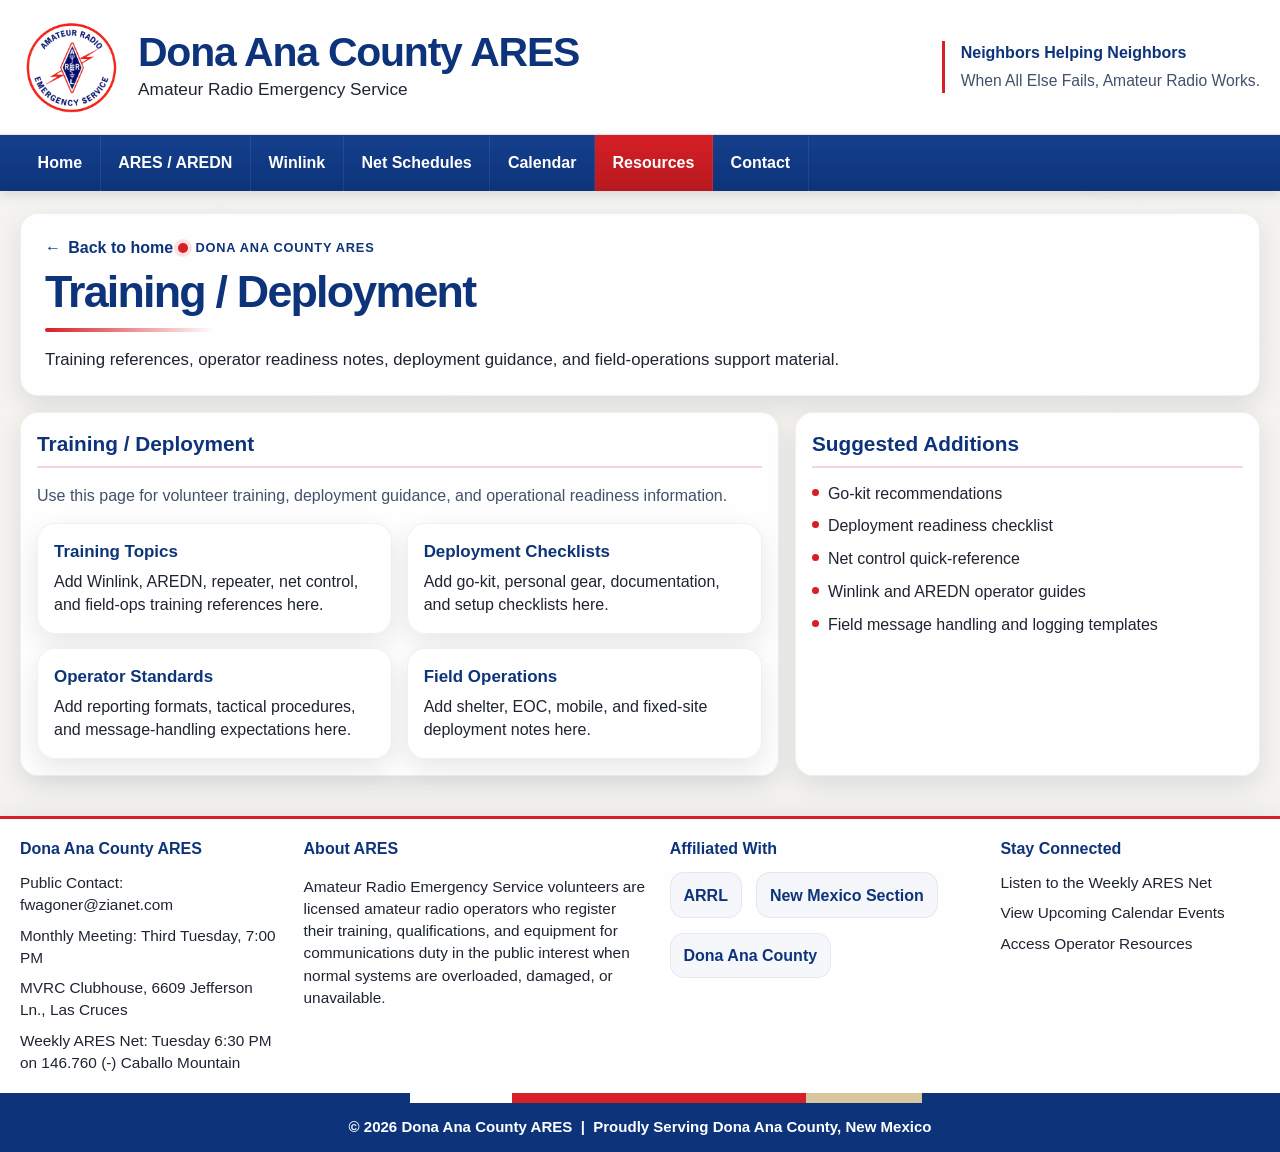
<file: pages/training-deployment.html>
<!DOCTYPE html>
<html lang="en">
<head>
<meta charset="UTF-8" />
<meta name="viewport" content="width=device-width, initial-scale=1.0" />
<title>Training / Deployment | Dona Ana County ARES</title>
<link rel="icon" type="image/png" href="../assets/favicon.png" />
<style>
:root {
  --navy: #0d347a;
  --navy-2: #153f8d;
  --red: #d61f26;
  --red-dark: #b8191f;
  --ink: #1e2430;
  --ink-soft: #42506a;
  --paper: #f4f3ef;
  --panel: rgba(255,255,255,0.92);
  --line: rgba(13, 52, 122, 0.14);
  --shadow: 0 10px 26px rgba(16, 30, 56, 0.10);
  --radius: 18px;
  --max: 1240px;
}
* { box-sizing: border-box; }
html { scroll-behavior: smooth; }
body {
  margin: 0;
  font-family: Arial, Helvetica, sans-serif;
  color: var(--ink);
  background:
    linear-gradient(rgba(244,243,239,0.94), rgba(244,243,239,0.94)),
    url("../assets/weather-chart-bg.svg");
  background-size: auto, cover;
  background-attachment: fixed;
  line-height: 1.45;
}
img { max-width: 100%; display: block; }
a { color: var(--navy); text-decoration: none; }
a:hover { text-decoration: underline; }
.container { width: min(var(--max), calc(100% - 2rem)); margin: 0 auto; }

.topbar {
  background: rgba(255,255,255,0.92);
  border-bottom: 1px solid rgba(13, 52, 122, 0.10);
  backdrop-filter: blur(6px);
}
.topbar-inner {
  display: grid;
  grid-template-columns: 1.2fr .8fr;
  gap: 1rem;
  align-items: center;
  padding: 1rem 0;
}
.brand {
  display: grid;
  grid-template-columns: 102px 1fr;
  gap: 1rem;
  align-items: center;
}
.brand-logo { width: 102px; aspect-ratio: 1; object-fit: contain; }
.brand-copy h1 {
  margin: 0;
  color: var(--navy);
  font-size: clamp(1.9rem, 3.2vw, 3.3rem);
  line-height: 0.98;
  font-weight: 800;
  letter-spacing: -0.03em;
}
.brand-copy p {
  margin: 0.35rem 0 0;
  color: var(--ink);
  font-size: clamp(1rem, 1.35vw, 1.35rem);
}
.tagline {
  justify-self: end;
  max-width: 420px;
  border-left: 3px solid var(--red);
  padding-left: 1rem;
  text-align: left;
}
.tagline strong {
  display: block;
  color: var(--navy);
  font-size: 1rem;
  margin-bottom: 0.3rem;
}
.tagline span { color: var(--ink-soft); font-size: 0.98rem; }

.nav-wrap {
  background: linear-gradient(180deg, var(--navy-2), var(--navy));
  box-shadow: 0 4px 10px rgba(14, 29, 57, 0.12);
  position: sticky;
  top: 0;
  z-index: 20;
}
.nav {
  display: flex;
  align-items: stretch;
  gap: 0;
  min-height: 56px;
  overflow-x: auto;
  scrollbar-width: none;
}
.nav::-webkit-scrollbar { display: none; }
.nav a {
  color: #fff;
  display: inline-flex;
  align-items: center;
  justify-content: center;
  min-height: 56px;
  padding: 0 1.1rem;
  font-weight: 700;
  white-space: nowrap;
  border-right: 1px solid rgba(255,255,255,0.08);
  transition: background-color .15s ease;
}
.nav a:hover { text-decoration: none; background: rgba(255,255,255,0.08); }
.nav a.active { background: linear-gradient(180deg, var(--red), var(--red-dark)); }

.page-main { padding: 1.35rem 0 2rem; }
.hero-panel, .content-panel, .card, .mini-card {
  background: var(--panel);
  border: 1px solid rgba(0,0,0,0.06);
  box-shadow: var(--shadow);
  border-radius: var(--radius);
}
.hero-panel { padding: 1.4rem 1.5rem; margin-bottom: 1rem; }
.back-link {
  display: inline-flex; align-items: center; gap: .45rem;
  color: var(--navy); font-weight: 700; margin-bottom: .65rem;
}
.back-link::before { content:"←"; }
.eyebrow {
  display: inline-flex; gap: .5rem; align-items: center; color: var(--navy);
  font-weight: 800; text-transform: uppercase; letter-spacing: .06em;
  font-size: .8rem; margin-bottom: .75rem;
}
.eyebrow::before {
  content: ""; width: 10px; height: 10px; background: var(--red);
  border-radius: 999px; box-shadow: 0 0 0 4px rgba(214,31,38,0.12);
}
.hero-panel h2 {
  margin: 0; color: var(--navy); font-size: clamp(1.8rem, 3.5vw, 3.3rem);
  line-height: 0.98; letter-spacing: -0.04em; font-weight: 800;
}
.hero-rule {
  width: 170px; height: 4px; margin: .9rem 0 1rem;
  background: linear-gradient(90deg, var(--red), rgba(214,31,38,0));
  border-radius: 999px;
}
.hero-panel p { margin: 0; font-size: 1.05rem; color: var(--ink); max-width: 980px; }

.content-grid {
  display: grid;
  grid-template-columns: 1.55fr .95fr;
  gap: 1rem;
}
.content-panel { padding: 1rem; }
.panel-title {
  margin: 0 0 .85rem; color: var(--navy); font-size: 1.3rem;
  border-bottom: 2px solid rgba(214,31,38,.18); padding-bottom: .45rem;
}
.subtle { color: var(--ink-soft); }

.card-grid {
  display: grid;
  grid-template-columns: repeat(2, minmax(0,1fr));
  gap: .9rem;
}
.card, .mini-card { padding: 1rem; }
.card h3, .mini-card h3 { margin: 0 0 .35rem; color: var(--navy); font-size: 1.06rem; }
.card p, .mini-card p { margin: 0; }
.info-list { list-style: none; padding: 0; margin: 0; }
.info-list li {
  padding-left: 1rem; position: relative; margin: .6rem 0; color: var(--ink);
}
.info-list li::before {
  content: ""; position: absolute; left: 0; top: .45rem; width: 7px; height: 7px;
  background: var(--red); border-radius: 999px;
}
.note-box {
  border-left: 4px solid var(--red);
  background: rgba(13,52,122,0.04);
  padding: .9rem 1rem;
  border-radius: 12px;
  margin-top: .9rem;
}
.data-table { width: 100%; border-collapse: collapse; }
.data-table th, .data-table td {
  padding: .75rem .65rem; text-align: left; border-bottom: 1px solid var(--line); vertical-align: top;
}
.data-table th {
  color: var(--navy); font-size: .92rem; text-transform: uppercase; letter-spacing: .03em;
}
.kv {
  display: grid; grid-template-columns: 150px 1fr; gap: .4rem .9rem;
}
.kv dt { font-weight: 800; color: var(--navy); }
.kv dd { margin: 0; }

.badge-links { display:flex; flex-wrap:wrap; gap:.65rem; margin-top:.9rem; }
.badge-links a {
  display:inline-flex; padding:.55rem .8rem; border:1px solid rgba(13,52,122,.12);
  border-radius:999px; background:#fff; font-weight:700; color:var(--navy);
}
.embed-frame {
  width: 100%; min-height: 620px; border: 0; border-radius: 14px; background: #fff;
}
.site-footer {
  margin-top: .5rem; border-top: 3px solid var(--red); background: rgba(255,255,255,0.93);
  box-shadow: 0 -6px 20px rgba(16, 30, 56, 0.05);
}
.footer-grid {
  display: grid; grid-template-columns: 1.1fr 1.45fr 1.3fr 1.1fr; gap: 1.5rem; padding: 1.15rem 0;
}
.footer-panel h4 { margin: 0 0 .75rem; color: var(--navy); font-size: 1rem; }
.footer-panel p, .footer-panel li, .footer-panel a { color: var(--ink); font-size: .96rem; }
.footer-panel ul { list-style:none; padding:0; margin:0; }
.footer-panel li+li { margin-top:.5rem; }
.affiliates { display:flex; gap:.9rem; align-items:center; flex-wrap:wrap; }
.affiliate-box {
  padding:.65rem .8rem; background: rgba(13,52,122,0.04);
  border:1px solid rgba(13,52,122,0.08); border-radius:14px; font-weight:800; color:var(--navy);
}
.footer-bottom {
  background: var(--navy); color:#fff; text-align:center; padding:.85rem 1rem; font-size:.94rem; font-weight:700;
}
.stripe-bar {
  height: 10px;
  background: linear-gradient(90deg, var(--navy) 0 32%, #ffffff 32% 40%, var(--red) 40% 63%, #d8c69e 63% 72%, var(--navy) 72% 100%);
}
@media (max-width: 1100px) {
  .topbar-inner, .content-grid, .footer-grid { grid-template-columns: 1fr; }
  .tagline { justify-self: start; max-width: unset; }
}
@media (max-width: 760px) {
  .brand { grid-template-columns: 84px 1fr; }
  .brand-logo { width: 84px; }
  .card-grid { grid-template-columns: 1fr; }
  .container { width: min(var(--max), calc(100% - 1rem)); }
  .kv { grid-template-columns: 1fr; }
}
</style>
</head>
<body>
<header class="topbar">
  <div class="container topbar-inner">
    <div class="brand">
      <img class="brand-logo" src="../assets/ARES-ARRL-Logo-white4%20(transparent).png" alt="Amateur Radio Emergency Service logo" />
      <div class="brand-copy">
        <h1>Dona Ana County ARES</h1>
        <p>Amateur Radio Emergency Service</p>
      </div>
    </div>
    <div class="tagline">
      <strong>Neighbors Helping Neighbors</strong>
      <span>When All Else Fails, Amateur Radio Works.</span>
    </div>
  </div>
</header>

<div class="nav-wrap">
  <nav class="container nav" aria-label="Primary navigation">
    <a href="../index.html">Home</a><a href="dac-aredn-info.html">ARES / AREDN</a><a href="local-winlink-info.html">Winlink</a><a href="net-schedules.html">Net Schedules</a><a href="calendar.html">Calendar</a><a class="active" href="resources.html">Resources</a><a href="../index.html#contact">Contact</a>
  </nav>
</div>

<main class="page-main">
  <div class="container">
    <section class="hero-panel">
      <a class="back-link" href="../index.html">Back to home</a>
      <div class="eyebrow">Dona Ana County ARES</div>
      <h2>Training / Deployment</h2>
      <div class="hero-rule"></div>
      <p>Training references, operator readiness notes, deployment guidance, and field-operations support material.</p>
    </section>

    <section class="content-grid">
      <div class="content-panel">
        
<h3 class="panel-title">Training / Deployment</h3>
<p class="subtle">Use this page for volunteer training, deployment guidance, and operational readiness information.</p>
<div class="card-grid">
  <article class="card"><h3>Training Topics</h3><p>Add Winlink, AREDN, repeater, net control, and field-ops training references here.</p></article>
  <article class="card"><h3>Deployment Checklists</h3><p>Add go-kit, personal gear, documentation, and setup checklists here.</p></article>
  <article class="card"><h3>Operator Standards</h3><p>Add reporting formats, tactical procedures, and message-handling expectations here.</p></article>
  <article class="card"><h3>Field Operations</h3><p>Add shelter, EOC, mobile, and fixed-site deployment notes here.</p></article>
</div>

      </div>
      <aside class="content-panel">
        
<h3 class="panel-title">Suggested Additions</h3>
<ul class="info-list">
  <li>Go-kit recommendations</li>
  <li>Deployment readiness checklist</li>
  <li>Net control quick-reference</li>
  <li>Winlink and AREDN operator guides</li>
  <li>Field message handling and logging templates</li>
</ul>

      </aside>
    </section>
  </div>
</main>

<footer class="site-footer" id="contact">
  <div class="container footer-grid">
    <section class="footer-panel">
      <h4>Dona Ana County ARES</h4>
      <ul>
        <li>Public Contact: <a href="mailto:fwagoner@zianet.com">fwagoner@zianet.com</a></li>
        <li>Monthly Meeting: Third Tuesday, 7:00 PM</li>
        <li>MVRC Clubhouse, 6609 Jefferson Ln., Las Cruces</li>
        <li>Weekly ARES Net: Tuesday 6:30 PM on 146.760 (-) Caballo Mountain</li>
      </ul>
    </section>
    <section class="footer-panel">
      <h4>About ARES</h4>
      <p>
        Amateur Radio Emergency Service volunteers are licensed amateur radio operators who register
        their training, qualifications, and equipment for communications duty in the public interest
        when normal systems are overloaded, damaged, or unavailable.
      </p>
    </section>
    <section class="footer-panel">
      <h4>Affiliated With</h4>
      <div class="affiliates">
        <div class="affiliate-box">ARRL</div>
        <div class="affiliate-box">New Mexico Section</div>
        <div class="affiliate-box">Dona Ana County</div>
      </div>
    </section>
    <section class="footer-panel">
      <h4>Stay Connected</h4>
      <ul>
        <li><a href="net-schedules.html">Listen to the Weekly ARES Net</a></li>
        <li><a href="calendar.html">View Upcoming Calendar Events</a></li>
        <li><a href="resources.html">Access Operator Resources</a></li>
      </ul>
    </section>
  </div>
  <div class="stripe-bar"></div>
  <div class="footer-bottom">© 2026 Dona Ana County ARES &nbsp;|&nbsp; Proudly Serving Dona Ana County, New Mexico</div>
</footer>
</body>
</html>
</file>
